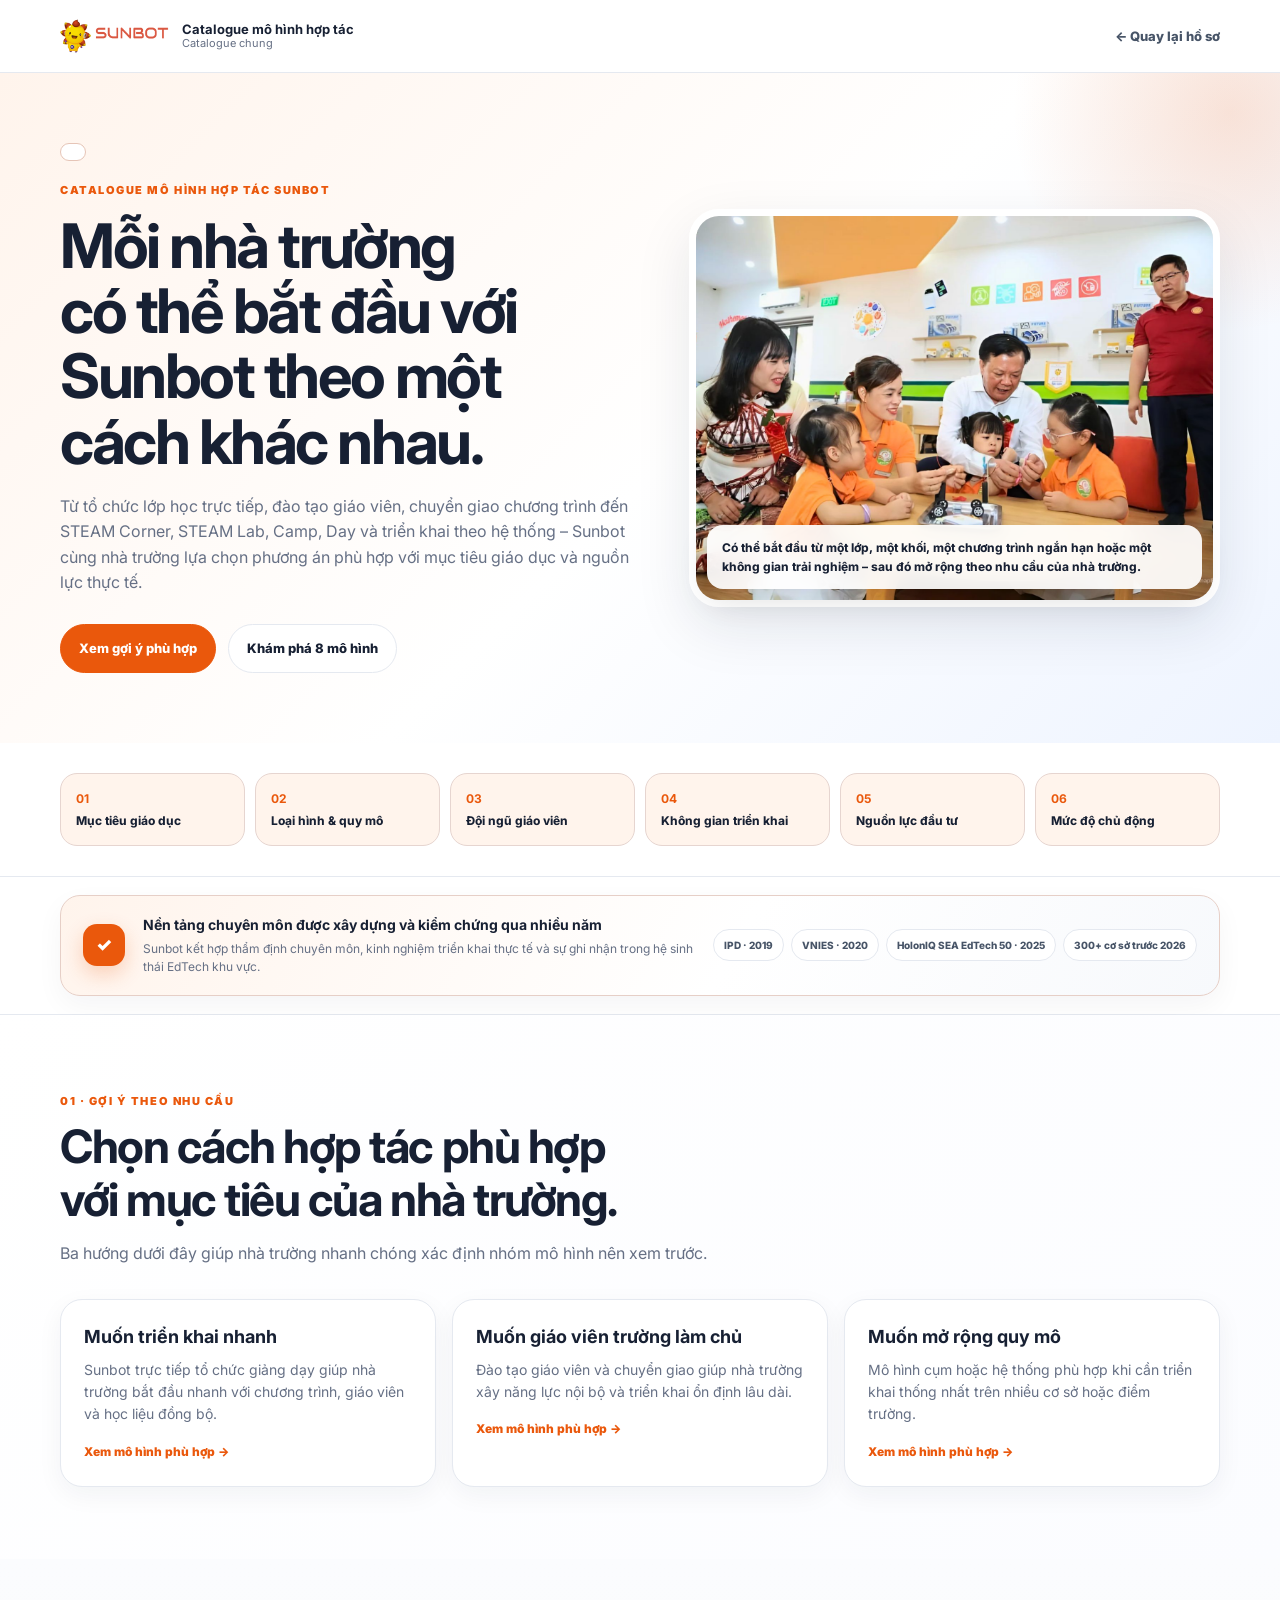
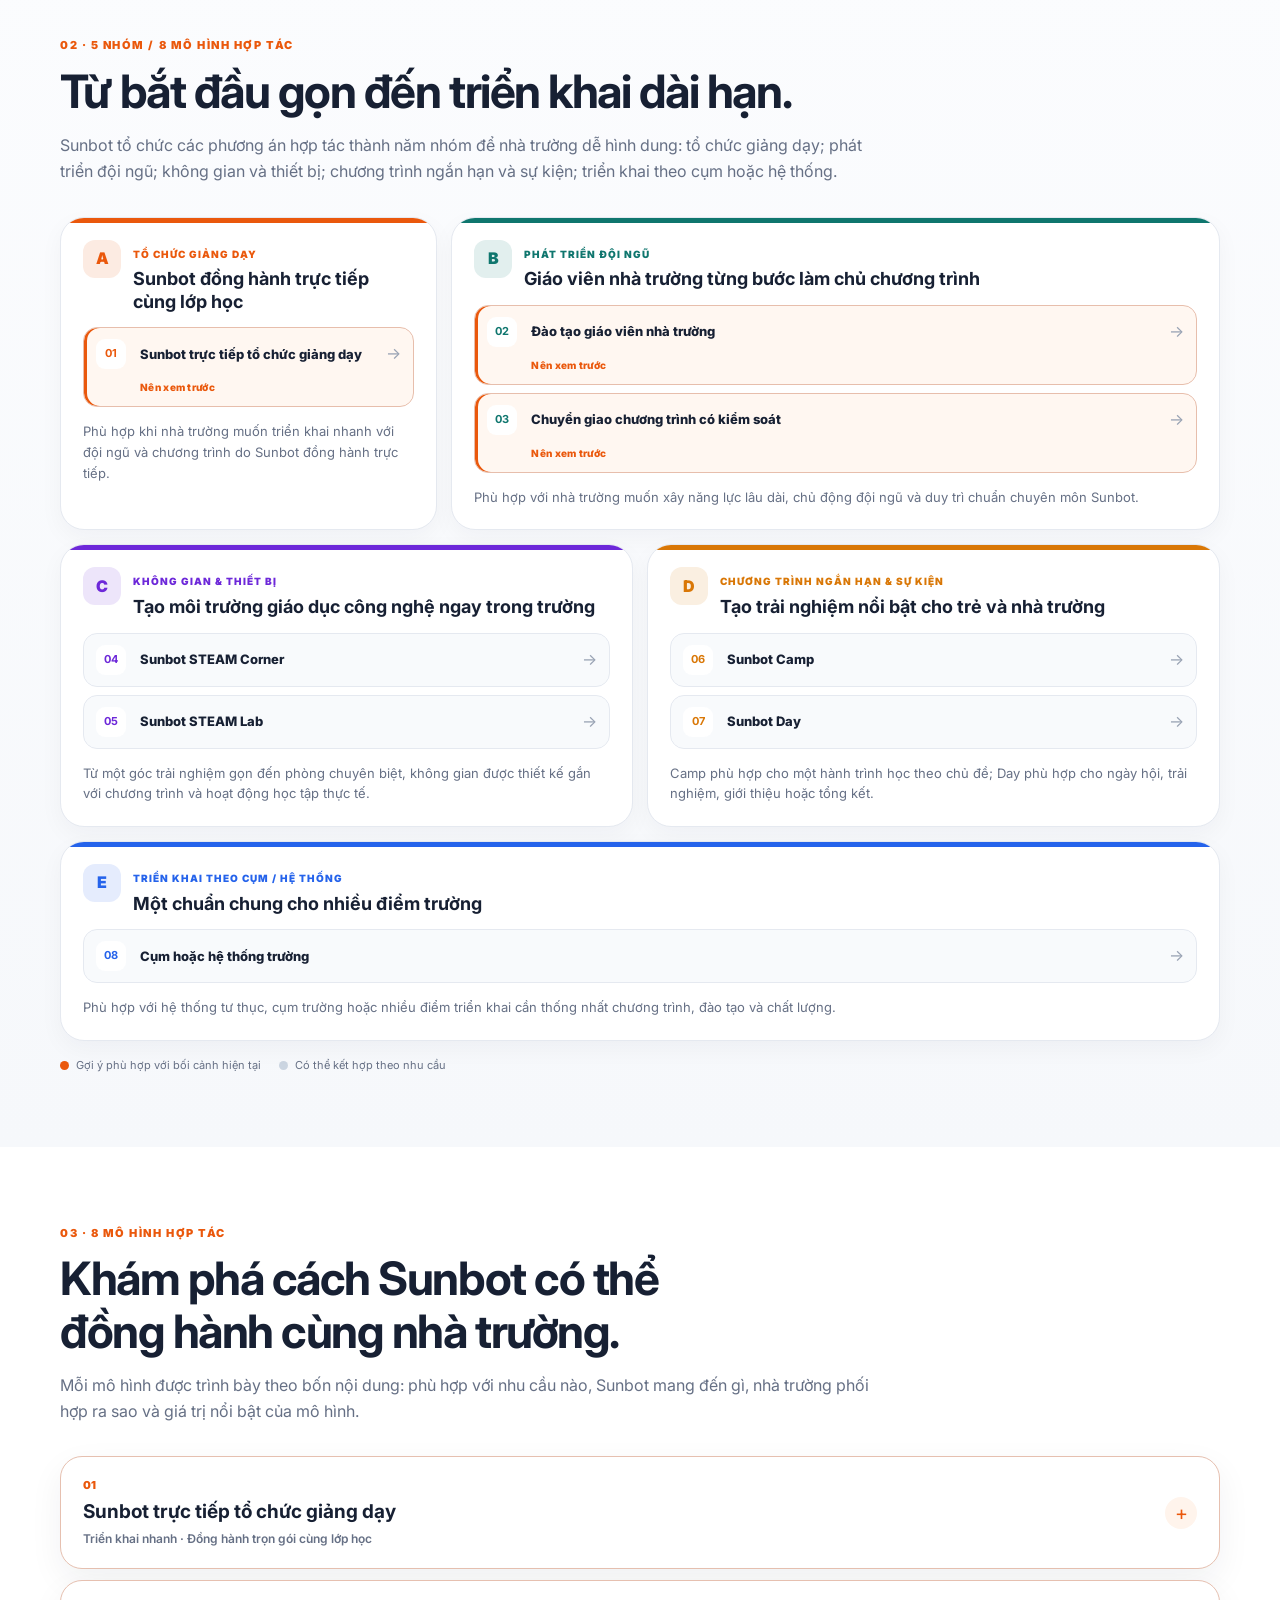
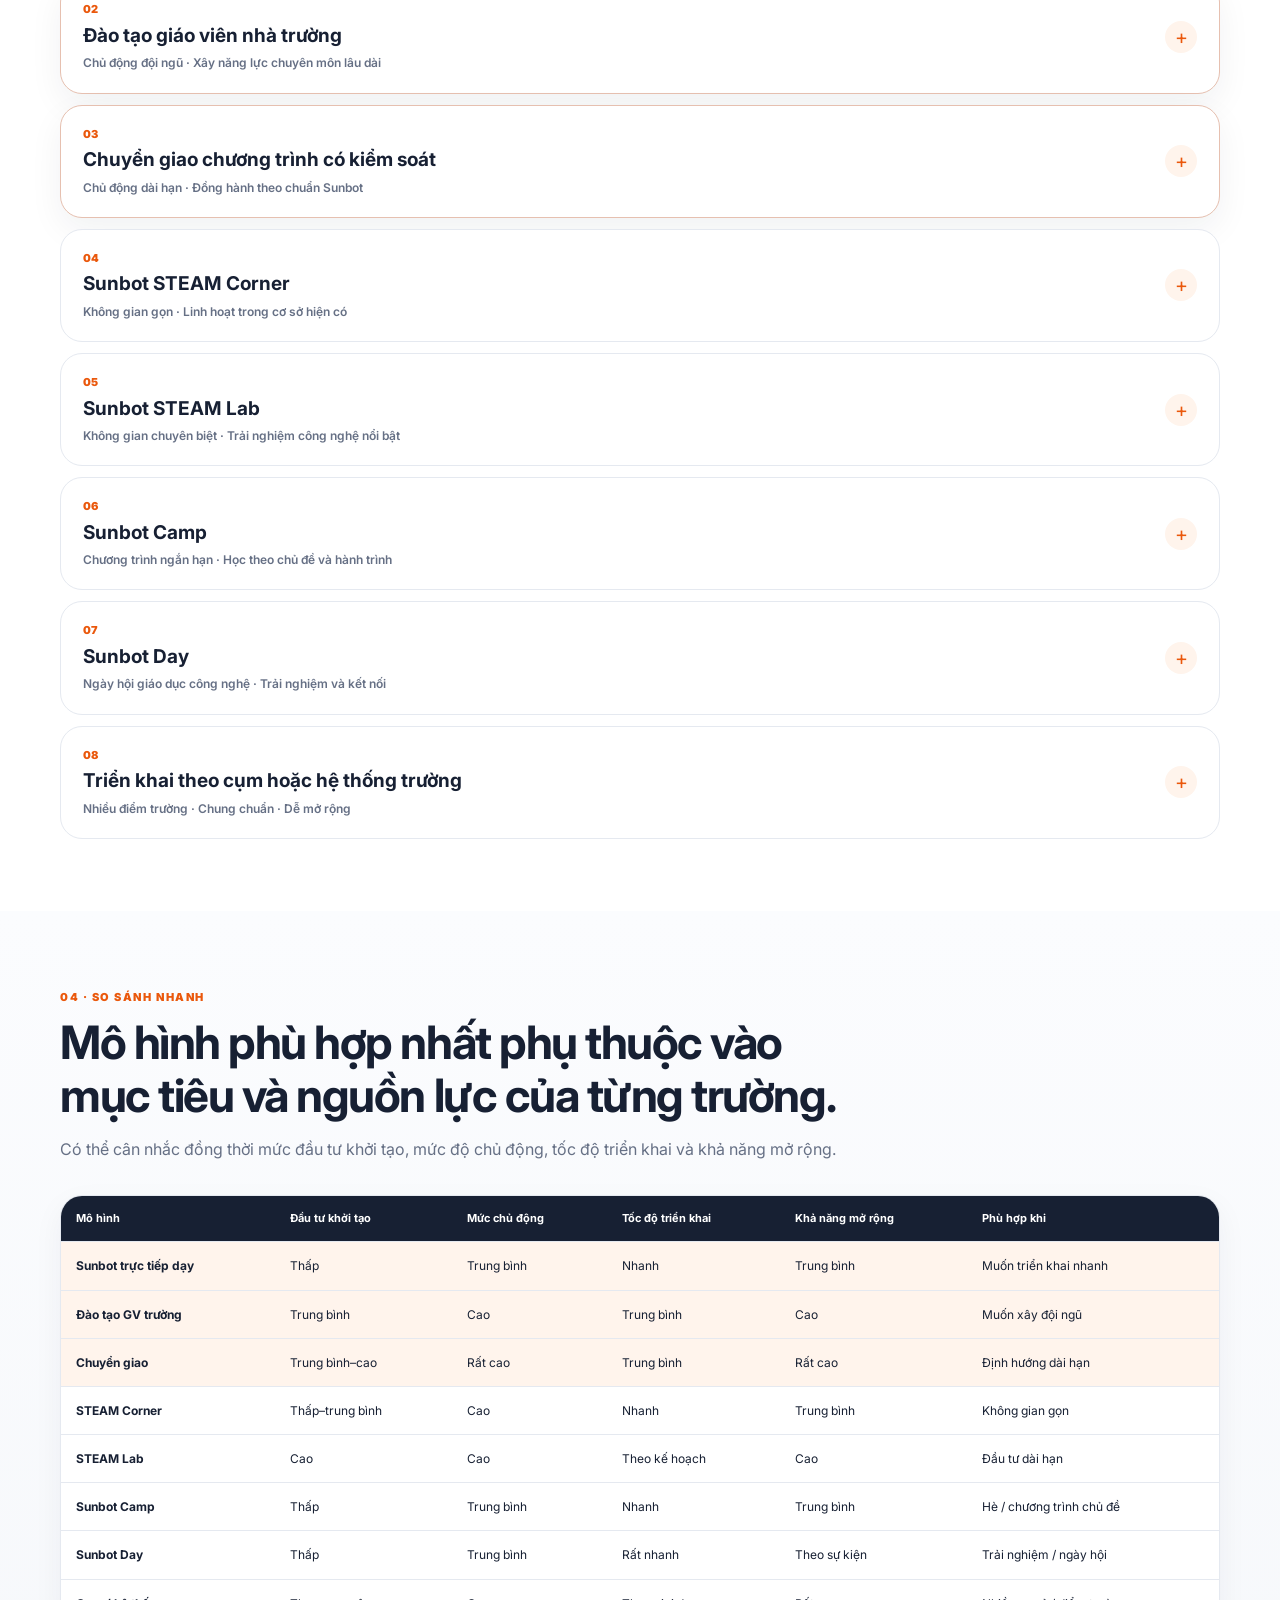
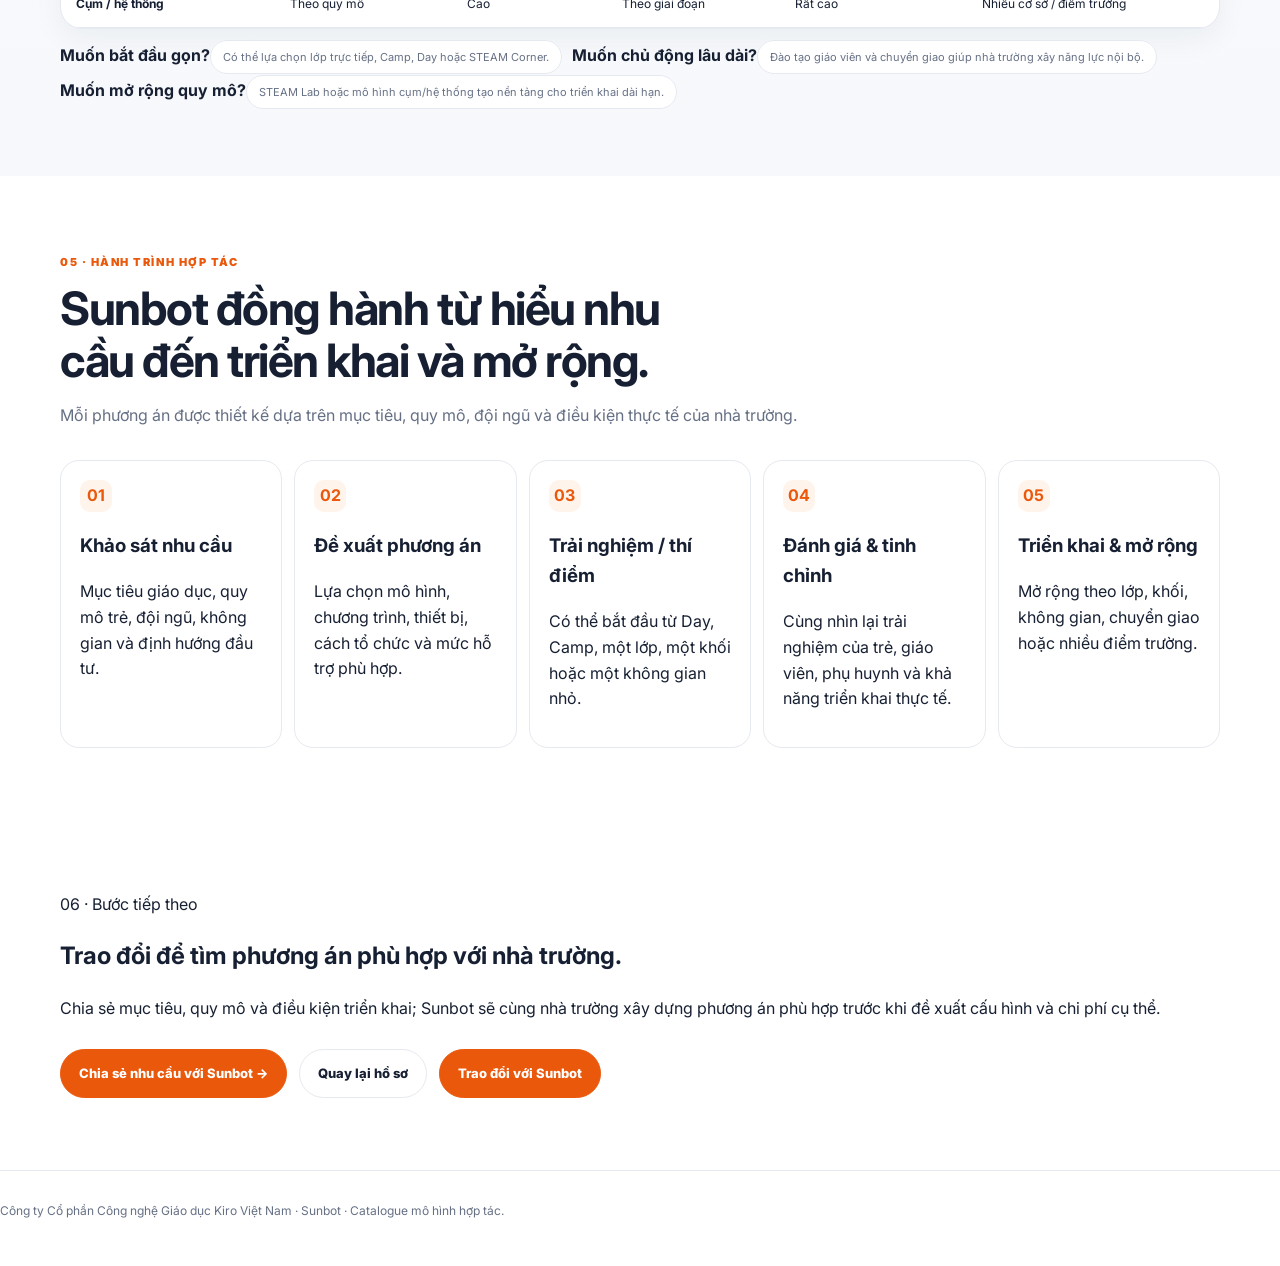
<file: catalogue/index.html>
<!doctype html>
<html lang="vi">
<head>
  <meta charset="utf-8">
  <meta name="viewport" content="width=device-width,initial-scale=1">
  <meta name="theme-color" content="#ffffff">
  <title>Catalogue mô hình hợp tác Sunbot</title>
  <meta name="description" content="Catalogue các mô hình hợp tác Sunbot dành cho trường mầm non và hệ thống giáo dục.">
  <link rel="preconnect" href="https://fonts.googleapis.com">
  <link rel="preconnect" href="https://fonts.gstatic.com" crossorigin>
  <link href="https://fonts.googleapis.com/css2?family=Inter:wght@400;500;600;700;800;900&display=swap" rel="stylesheet">
  <link rel="stylesheet" href="styles.css">
</head>
<body data-audience="common">
<nav>
  <div class="container navin">
    <a class="brand" id="profile-back-top" href="../profile-v2/">
      <img src="../profile/assets/images/logo-sunbot.png" alt="Sunbot">
      <span><b>Catalogue mô hình hợp tác</b><small id="nav-subtitle">Nhiều cách triển khai – một chuẩn chuyên môn thống nhất</small></span>
    </a>
    <a class="back" id="profile-back" href="../profile-v2/">← Quay lại hồ sơ</a>
  </div>
</nav>

<header class="hero">
  <div class="container hero-grid">
    <div>
      <div class="audience-chip" id="audience-chip" hidden></div>
      <div class="eyebrow">Catalogue mô hình hợp tác Sunbot</div>
      <h1 id="hero-title">Mỗi nhà trường có thể bắt đầu với Sunbot theo một cách khác nhau.</h1>
      <p id="hero-lead">Từ tổ chức lớp học trực tiếp, đào tạo giáo viên, chuyển giao chương trình đến STEAM Corner, STEAM Lab, Camp, Day và triển khai theo hệ thống – Sunbot cùng nhà trường lựa chọn phương án phù hợp với mục tiêu giáo dục và nguồn lực thực tế.</p>
      <div class="actions">
        <a class="btn primary" href="#guided">Xem gợi ý phù hợp</a>
        <a class="btn" href="#map">Khám phá 8 mô hình</a>
      </div>
    </div>
    <div class="hero-visual">
      <img class="heroimg" src="../profile/assets/images/tv-trai-nghiem.jpg" alt="Trải nghiệm Sunbot">
      <div class="hero-note">Có thể bắt đầu từ một lớp, một khối, một chương trình ngắn hạn hoặc một không gian trải nghiệm – sau đó mở rộng theo nhu cầu của nhà trường.</div>
    </div>
  </div>
</header>

<main>
<section class="intro-band">
  <div class="container">
    <div class="six">
      <div><b>01</b><span>Mục tiêu giáo dục</span></div>
      <div><b>02</b><span>Loại hình & quy mô</span></div>
      <div><b>03</b><span>Đội ngũ giáo viên</span></div>
      <div><b>04</b><span>Không gian triển khai</span></div>
      <div><b>05</b><span>Nguồn lực đầu tư</span></div>
      <div><b>06</b><span>Mức độ chủ động</span></div>
    </div>
  </div>
</section>

<section id="guided" class="guided-section">
  <div class="container">
    <div class="head">
      <span>01 · Gợi ý theo nhu cầu</span>
      <h2 id="guided-title">Chọn cách hợp tác phù hợp với mục tiêu của nhà trường.</h2>
      <p id="guided-lead">Sunbot gợi ý một số hướng thường phù hợp với bối cảnh hiện tại; các mô hình có thể được kết hợp và điều chỉnh theo từng trường.</p>
    </div>
    <div class="guided-grid" id="guided-grid"></div>
  </div>
</section>

<section id="map" class="soft">
  <div class="container">
    <div class="head">
      <span>02 · 5 nhóm / 8 mô hình hợp tác</span>
      <h2>Từ bắt đầu gọn đến triển khai dài hạn.</h2>
      <p>Sunbot tổ chức các phương án hợp tác thành năm nhóm để nhà trường dễ hình dung: tổ chức giảng dạy; phát triển đội ngũ; không gian và thiết bị; chương trình ngắn hạn và sự kiện; triển khai theo cụm hoặc hệ thống.</p>
    </div>
    <div class="model-map">
      <article class="map-group group-a" data-group="A">
        <div class="group-head"><span>A</span><div><small>TỔ CHỨC GIẢNG DẠY</small><h3>Sunbot đồng hành trực tiếp cùng lớp học</h3></div></div>
        <a class="model-chip" data-model="1" href="#m1"><b>01</b><span>Sunbot trực tiếp tổ chức giảng dạy</span><i>→</i></a>
        <p>Phù hợp khi nhà trường muốn triển khai nhanh với đội ngũ và chương trình do Sunbot đồng hành trực tiếp.</p>
      </article>

      <article class="map-group group-b" data-group="B">
        <div class="group-head"><span>B</span><div><small>PHÁT TRIỂN ĐỘI NGŨ</small><h3>Giáo viên nhà trường từng bước làm chủ chương trình</h3></div></div>
        <a class="model-chip" data-model="2" href="#m2"><b>02</b><span>Đào tạo giáo viên nhà trường</span><i>→</i></a>
        <a class="model-chip" data-model="3" href="#m3"><b>03</b><span>Chuyển giao chương trình có kiểm soát</span><i>→</i></a>
        <p>Phù hợp với nhà trường muốn xây năng lực lâu dài, chủ động đội ngũ và duy trì chuẩn chuyên môn Sunbot.</p>
      </article>

      <article class="map-group group-c" data-group="C">
        <div class="group-head"><span>C</span><div><small>KHÔNG GIAN & THIẾT BỊ</small><h3>Tạo môi trường giáo dục công nghệ ngay trong trường</h3></div></div>
        <a class="model-chip" data-model="4" href="#m4"><b>04</b><span>Sunbot STEAM Corner</span><i>→</i></a>
        <a class="model-chip" data-model="5" href="#m5"><b>05</b><span>Sunbot STEAM Lab</span><i>→</i></a>
        <p>Từ một góc trải nghiệm gọn đến phòng chuyên biệt, không gian được thiết kế gắn với chương trình và hoạt động học tập thực tế.</p>
      </article>

      <article class="map-group group-d" data-group="D">
        <div class="group-head"><span>D</span><div><small>CHƯƠNG TRÌNH NGẮN HẠN & SỰ KIỆN</small><h3>Tạo trải nghiệm nổi bật cho trẻ và nhà trường</h3></div></div>
        <a class="model-chip" data-model="6" href="#m6"><b>06</b><span>Sunbot Camp</span><i>→</i></a>
        <a class="model-chip" data-model="7" href="#m7"><b>07</b><span>Sunbot Day</span><i>→</i></a>
        <p>Camp phù hợp cho một hành trình học theo chủ đề; Day phù hợp cho ngày hội, trải nghiệm, giới thiệu hoặc tổng kết.</p>
      </article>

      <article class="map-group group-e" data-group="E">
        <div class="group-head"><span>E</span><div><small>TRIỂN KHAI THEO CỤM / HỆ THỐNG</small><h3>Một chuẩn chung cho nhiều điểm trường</h3></div></div>
        <a class="model-chip" data-model="8" href="#m8"><b>08</b><span>Cụm hoặc hệ thống trường</span><i>→</i></a>
        <p>Phù hợp với hệ thống tư thục, cụm trường hoặc nhiều điểm triển khai cần thống nhất chương trình, đào tạo và chất lượng.</p>
      </article>
    </div>
    <div class="map-legend"><span><i class="dot recommended-dot"></i> Gợi ý phù hợp với bối cảnh hiện tại</span><span><i class="dot"></i> Có thể kết hợp theo nhu cầu</span></div>
  </div>
</section>

<section id="models">
  <div class="container">
    <div class="head">
      <span>03 · 8 mô hình hợp tác</span>
      <h2>Khám phá cách Sunbot có thể đồng hành cùng nhà trường.</h2>
      <p>Mỗi mô hình được trình bày theo bốn nội dung: phù hợp với nhu cầu nào, Sunbot mang đến gì, nhà trường phối hợp ra sao và giá trị nổi bật của mô hình.</p>
    </div>
    <div class="model-list">
      <details id="m1" data-model-detail="1">
        <summary><span><em>01</em><b>Sunbot trực tiếp tổ chức giảng dạy</b><small>Triển khai nhanh · Đồng hành trọn gói cùng lớp học</small></span></summary>
        <div class="detail-grid">
          <div><h4>Phù hợp với nhà trường khi</h4><ul><li>Muốn bắt đầu chương trình trong thời gian ngắn.</li><li>Chưa có giáo viên chuyên trách phù hợp.</li><li>Muốn trải nghiệm mô hình trước khi mở rộng.</li></ul></div>
          <div><h4>Sunbot đồng hành</h4><ul><li>Chương trình và kế hoạch bài học phù hợp độ tuổi.</li><li>Giáo viên Sunbot, robot, sa bàn và học liệu.</li><li>Tổ chức lớp học, theo dõi quá trình và báo cáo định kỳ.</li><li>Hỗ trợ chuyên môn trong suốt thời gian triển khai.</li></ul></div>
          <div><h4>Nhà trường phối hợp</h4><ul><li>Bố trí thời gian, không gian và danh sách lớp.</li><li>Cử đầu mối phối hợp với Sunbot.</li><li>Kết nối thông tin cần thiết với giáo viên và phụ huynh.</li></ul></div>
          <div><h4>Giá trị nổi bật</h4><ul><li>Giảm thời gian chuẩn bị ban đầu.</li><li>Trải nghiệm đầy đủ phương pháp và cách tổ chức lớp Sunbot.</li><li>Dễ dàng đánh giá hiệu quả trước khi lựa chọn mô hình dài hạn.</li></ul></div>
        </div>
      </details>

      <details id="m2" data-model-detail="2">
        <summary><span><em>02</em><b>Đào tạo giáo viên nhà trường</b><small>Chủ động đội ngũ · Xây năng lực chuyên môn lâu dài</small></span></summary>
        <div class="detail-grid">
          <div><h4>Phù hợp với nhà trường khi</h4><ul><li>Muốn giáo viên của trường trực tiếp triển khai.</li><li>Có đội ngũ sẵn sàng học và thực hành.</li><li>Muốn tích hợp Sunbot vào hoạt động giáo dục chung.</li></ul></div>
          <div><h4>Sunbot đồng hành</h4><ul><li>Chương trình, giáo án, nhiệm vụ và học liệu hướng dẫn.</li><li>Đào tạo phương pháp, thiết bị và cách tổ chức lớp.</li><li>Dạy mẫu, thực hành và phản hồi chuyên môn.</li><li>Cập nhật, hỗ trợ và bồi dưỡng theo nhu cầu.</li></ul></div>
          <div><h4>Nhà trường phối hợp</h4><ul><li>Lựa chọn giáo viên tham gia đào tạo.</li><li>Bố trí thời gian thực hành và triển khai.</li><li>Cử đầu mối chuyên môn phối hợp cùng Sunbot.</li></ul></div>
          <div><h4>Giá trị nổi bật</h4><ul><li>Nhà trường chủ động hơn về nhân sự và lịch học.</li><li>Năng lực giáo viên được phát triển cùng chương trình.</li><li>Phù hợp cho định hướng triển khai ổn định và lâu dài.</li></ul></div>
        </div>
      </details>

      <details id="m3" data-model-detail="3">
        <summary><span><em>03</em><b>Chuyển giao chương trình có kiểm soát</b><small>Chủ động dài hạn · Đồng hành theo chuẩn Sunbot</small></span></summary>
        <div class="detail-grid">
          <div><h4>Phù hợp với nhà trường khi</h4><ul><li>Muốn xây chương trình giáo dục công nghệ thành năng lực riêng của trường.</li><li>Có đội ngũ và đầu mối chuyên môn ổn định.</li><li>Cần một lộ trình có thể mở rộng theo nhiều năm hoặc nhiều cơ sở.</li></ul></div>
          <div><h4>Sunbot đồng hành</h4><ul><li>Chương trình, giáo án, học liệu và bộ công cụ triển khai.</li><li>Đào tạo khởi tạo và hỗ trợ chuyên môn theo lộ trình.</li><li>Cập nhật nội dung, chia sẻ thực hành tốt và đồng hành chất lượng.</li><li>Tư vấn cấu hình thiết bị, không gian và tổ chức chương trình.</li></ul></div>
          <div><h4>Nhà trường phối hợp</h4><ul><li>Bố trí đội ngũ phụ trách chương trình.</li><li>Tổ chức lớp học theo lộ trình thống nhất.</li><li>Phối hợp cùng Sunbot trong các hoạt động đánh giá và nâng cấp.</li></ul></div>
          <div><h4>Giá trị nổi bật</h4><ul><li>Tăng mức độ chủ động của nhà trường.</li><li>Duy trì một chuẩn chương trình xuyên suốt khi mở rộng.</li><li>Tạo nền tảng cho mô hình dài hạn hoặc hệ thống nhiều cơ sở.</li></ul></div>
        </div>
      </details>

      <details id="m4" data-model-detail="4">
        <summary><span><em>04</em><b>Sunbot STEAM Corner</b><small>Không gian gọn · Linh hoạt trong cơ sở hiện có</small></span></summary>
        <div class="detail-grid">
          <div><h4>Phù hợp với nhà trường khi</h4><ul><li>Muốn có điểm nhấn giáo dục công nghệ nhưng chưa cần phòng riêng.</li><li>Có diện tích giới hạn hoặc muốn đầu tư theo từng giai đoạn.</li><li>Muốn tạo một không gian trẻ có thể tiếp cận thường xuyên.</li></ul></div>
          <div><h4>Sunbot đồng hành</h4><ul><li>Tư vấn cấu hình góc trải nghiệm theo diện tích thực tế.</li><li>Robot, học liệu, sa bàn và bộ hoạt động phù hợp.</li><li>Hướng dẫn giáo viên tổ chức và khai thác không gian.</li><li>Gợi ý chủ đề và cách làm mới Corner theo từng giai đoạn.</li></ul></div>
          <div><h4>Nhà trường phối hợp</h4><ul><li>Bố trí vị trí thuận tiện và an toàn.</li><li>Cử giáo viên phụ trách khai thác Corner.</li><li>Đưa hoạt động Sunbot vào kế hoạch sử dụng định kỳ.</li></ul></div>
          <div><h4>Giá trị nổi bật</h4><ul><li>Đầu tư gọn, dễ bắt đầu.</li><li>Tăng sự hiện diện của giáo dục công nghệ trong không gian trường.</li><li>Có thể nâng cấp thành Lab khi nhu cầu phát triển.</li></ul></div>
        </div>
      </details>

      <details id="m5" data-model-detail="5">
        <summary><span><em>05</em><b>Sunbot STEAM Lab</b><small>Không gian chuyên biệt · Trải nghiệm công nghệ nổi bật</small></span></summary>
        <div class="detail-grid">
          <div><h4>Phù hợp với nhà trường khi</h4><ul><li>Muốn xây một không gian giáo dục công nghệ có nhận diện rõ.</li><li>Có nhiều lớp hoặc nhiều hoạt động có thể khai thác thường xuyên.</li><li>Xem STEAM và Robotics là một phần trong định hướng phát triển dài hạn.</li></ul></div>
          <div><h4>Sunbot đồng hành</h4><ul><li>Tư vấn cấu hình không gian và thiết bị theo nhu cầu.</li><li>Chương trình, robot, học liệu và tài nguyên hoạt động.</li><li>Đào tạo giáo viên và hướng dẫn khai thác Lab.</li><li>Gợi ý hoạt động lớp học, trải nghiệm và ngày hội công nghệ.</li></ul></div>
          <div><h4>Nhà trường phối hợp</h4><ul><li>Bố trí không gian và đầu mối vận hành.</li><li>Xây lịch sử dụng cho các lớp và hoạt động chung.</li><li>Phối hợp bảo quản thiết bị và tổ chức trải nghiệm.</li></ul></div>
          <div><h4>Giá trị nổi bật</h4><ul><li>Tạo điểm nhấn rõ ràng cho môi trường giáo dục của trường.</li><li>Cho phép nhiều hình thức học tập và trải nghiệm cùng một không gian.</li><li>Phù hợp với trường có định hướng đầu tư dài hạn.</li></ul></div>
        </div>
      </details>

      <details id="m6" data-model-detail="6">
        <summary><span><em>06</em><b>Sunbot Camp</b><small>Chương trình ngắn hạn · Học theo chủ đề và hành trình</small></span></summary>
        <div class="detail-grid">
          <div><h4>Phù hợp với nhà trường khi</h4><ul><li>Muốn tổ chức chương trình hè hoặc chủ đề ngắn hạn.</li><li>Muốn trẻ có trải nghiệm mới mà chưa cần triển khai cả năm.</li><li>Muốn thử một nội dung trước khi phát triển thành chương trình dài hạn.</li></ul></div>
          <div><h4>Sunbot đồng hành</h4><ul><li>Thiết kế chủ đề, mục tiêu và chuỗi hoạt động.</li><li>Robot, học liệu và tài nguyên theo từng buổi.</li><li>Giáo viên Sunbot hoặc đào tạo giáo viên trường theo phương án hợp tác.</li><li>Hoạt động kết thúc giúp trẻ chia sẻ sản phẩm hoặc hành trình học tập.</li></ul></div>
          <div><h4>Nhà trường phối hợp</h4><ul><li>Bố trí thời gian, không gian và nhóm trẻ.</li><li>Phối hợp truyền thông tới phụ huynh khi cần.</li><li>Cử đầu mối hỗ trợ tổ chức chương trình.</li></ul></div>
          <div><h4>Giá trị nổi bật</h4><ul><li>Linh hoạt theo thời điểm và chủ đề.</li><li>Dễ tạo trải nghiệm mới trong mùa hè hoặc tuần lễ chuyên đề.</li><li>Có thể trở thành bước khởi đầu cho chương trình dài hạn.</li></ul></div>
        </div>
      </details>

      <details id="m7" data-model-detail="7">
        <summary><span><em>07</em><b>Sunbot Day</b><small>Ngày hội giáo dục công nghệ · Trải nghiệm và kết nối</small></span></summary>
        <div class="detail-grid">
          <div><h4>Phù hợp với nhà trường khi</h4><ul><li>Muốn tổ chức một ngày trải nghiệm công nghệ cho trẻ.</li><li>Cần hoạt động nổi bật trong ngày hội, tuyển sinh hoặc tổng kết.</li><li>Muốn phụ huynh trực tiếp nhìn thấy trẻ học và tương tác cùng công nghệ.</li></ul></div>
          <div><h4>Sunbot đồng hành</h4><ul><li>Thiết kế nội dung và các trạm trải nghiệm phù hợp lứa tuổi.</li><li>Robot, học liệu, hoạt động thử thách và tài nguyên tổ chức.</li><li>Hướng dẫn giáo viên hoặc phối hợp nhân sự triển khai.</li></ul></div>
          <div><h4>Nhà trường phối hợp</h4><ul><li>Bố trí không gian và lịch hoạt động.</li><li>Điều phối trẻ, giáo viên và phụ huynh tham gia.</li><li>Phối hợp truyền thông và tổ chức sự kiện.</li></ul></div>
          <div><h4>Giá trị nổi bật</h4><ul><li>Tạo trải nghiệm trực quan và dễ ghi nhớ.</li><li>Giúp phụ huynh hiểu hơn về giáo dục công nghệ cho trẻ mầm non.</li><li>Có thể kết nối với Camp, lớp học dài hạn hoặc hoạt động tổng kết.</li></ul></div>
        </div>
      </details>

      <details id="m8" data-model-detail="8">
        <summary><span><em>08</em><b>Triển khai theo cụm hoặc hệ thống trường</b><small>Nhiều điểm trường · Chung chuẩn · Dễ mở rộng</small></span></summary>
        <div class="detail-grid">
          <div><h4>Phù hợp với nhà trường khi</h4><ul><li>Có nhiều cơ sở hoặc nhiều điểm trường cần triển khai đồng bộ.</li><li>Muốn thống nhất chương trình, đào tạo và chất lượng giữa các điểm.</li><li>Cần một lộ trình triển khai có thể mở rộng theo giai đoạn.</li></ul></div>
          <div><h4>Sunbot đồng hành</h4><ul><li>Thiết kế mô hình triển khai phù hợp với cấu trúc hệ thống.</li><li>Chuẩn hóa chương trình, đào tạo và cấu hình thiết bị.</li><li>Đồng hành chuyên môn với đầu mối trung tâm và các cơ sở.</li><li>Tổng hợp thông tin triển khai để hỗ trợ quản lý và cải tiến.</li></ul></div>
          <div><h4>Nhà trường / hệ thống phối hợp</h4><ul><li>Xác định đầu mối điều phối chung.</li><li>Bố trí đội ngũ tại từng điểm triển khai.</li><li>Thống nhất lộ trình mở rộng theo nhu cầu và nguồn lực.</li></ul></div>
          <div><h4>Giá trị nổi bật</h4><ul><li>Một chuẩn chuyên môn cho nhiều điểm trường.</li><li>Dễ nhân rộng mà vẫn giữ được bản sắc chương trình.</li><li>Phù hợp với hệ thống tư thục, cụm trường hoặc mô hình đa cơ sở.</li></ul></div>
        </div>
      </details>
    </div>
  </div>
</section>

<section class="soft" id="compare">
  <div class="container">
    <div class="head">
      <span>04 · So sánh nhanh</span>
      <h2>Mô hình phù hợp nhất phụ thuộc vào mục tiêu và nguồn lực của từng trường.</h2>
      <p>Có thể cân nhắc đồng thời mức đầu tư khởi tạo, mức độ chủ động, tốc độ triển khai và khả năng mở rộng.</p>
    </div>
    <div class="table-wrap">
      <table>
        <thead><tr><th>Mô hình</th><th>Đầu tư khởi tạo</th><th>Mức chủ động</th><th>Tốc độ triển khai</th><th>Khả năng mở rộng</th><th>Phù hợp khi</th></tr></thead>
        <tbody>
          <tr data-row-model="1"><td><b>Sunbot trực tiếp dạy</b></td><td>Thấp</td><td>Trung bình</td><td>Nhanh</td><td>Trung bình</td><td>Muốn triển khai nhanh</td></tr>
          <tr data-row-model="2"><td><b>Đào tạo GV trường</b></td><td>Trung bình</td><td>Cao</td><td>Trung bình</td><td>Cao</td><td>Muốn xây đội ngũ</td></tr>
          <tr data-row-model="3"><td><b>Chuyển giao</b></td><td>Trung bình–cao</td><td>Rất cao</td><td>Trung bình</td><td>Rất cao</td><td>Định hướng dài hạn</td></tr>
          <tr data-row-model="4"><td><b>STEAM Corner</b></td><td>Thấp–trung bình</td><td>Cao</td><td>Nhanh</td><td>Trung bình</td><td>Không gian gọn</td></tr>
          <tr data-row-model="5"><td><b>STEAM Lab</b></td><td>Cao</td><td>Cao</td><td>Theo kế hoạch</td><td>Cao</td><td>Đầu tư dài hạn</td></tr>
          <tr data-row-model="6"><td><b>Sunbot Camp</b></td><td>Thấp</td><td>Trung bình</td><td>Nhanh</td><td>Trung bình</td><td>Hè / chương trình chủ đề</td></tr>
          <tr data-row-model="7"><td><b>Sunbot Day</b></td><td>Thấp</td><td>Trung bình</td><td>Rất nhanh</td><td>Theo sự kiện</td><td>Trải nghiệm / ngày hội</td></tr>
          <tr data-row-model="8"><td><b>Cụm / hệ thống</b></td><td>Theo quy mô</td><td>Cao</td><td>Theo giai đoạn</td><td>Rất cao</td><td>Nhiều cơ sở / điểm trường</td></tr>
        </tbody>
      </table>
    </div>
    <div class="compare-notes">
      <div><b>Muốn bắt đầu gọn?</b><span>Có thể lựa chọn lớp trực tiếp, Camp, Day hoặc STEAM Corner.</span></div>
      <div><b>Muốn chủ động lâu dài?</b><span>Đào tạo giáo viên và chuyển giao giúp nhà trường xây năng lực nội bộ.</span></div>
      <div><b>Muốn mở rộng quy mô?</b><span>STEAM Lab hoặc mô hình cụm/hệ thống tạo nền tảng cho triển khai dài hạn.</span></div>
    </div>
  </div>
</section>

<section id="journey">
  <div class="container">
    <div class="head">
      <span>05 · Hành trình hợp tác</span>
      <h2>Sunbot đồng hành từ hiểu nhu cầu đến triển khai và mở rộng.</h2>
      <p>Mỗi phương án được thiết kế dựa trên mục tiêu, quy mô, đội ngũ và điều kiện thực tế của nhà trường.</p>
    </div>
    <div class="journey">
      <div><b>01</b><h3>Khảo sát nhu cầu</h3><p>Mục tiêu giáo dục, quy mô trẻ, đội ngũ, không gian và định hướng đầu tư.</p></div>
      <div><b>02</b><h3>Đề xuất phương án</h3><p>Lựa chọn mô hình, chương trình, thiết bị, cách tổ chức và mức hỗ trợ phù hợp.</p></div>
      <div><b>03</b><h3>Trải nghiệm / thí điểm</h3><p>Có thể bắt đầu từ Day, Camp, một lớp, một khối hoặc một không gian nhỏ.</p></div>
      <div><b>04</b><h3>Đánh giá & tinh chỉnh</h3><p>Cùng nhìn lại trải nghiệm của trẻ, giáo viên, phụ huynh và khả năng triển khai thực tế.</p></div>
      <div><b>05</b><h3>Triển khai & mở rộng</h3><p>Mở rộng theo lớp, khối, không gian, chuyển giao hoặc nhiều điểm trường.</p></div>
    </div>
  </div>
</section>

<section class="dark">
  <div class="container dark-grid">
    <div>
      <span>06 · Bước tiếp theo</span>
      <h2>Trao đổi để tìm phương án phù hợp với nhà trường.</h2>
      <p>Chia sẻ mục tiêu, quy mô và điều kiện triển khai; Sunbot sẽ cùng nhà trường xây dựng phương án phù hợp trước khi đề xuất cấu hình và chi phí cụ thể.</p>
    </div>
    <div class="actions">
      <a class="btn" id="profile-back-bottom" href="../profile-v2/">Quay lại hồ sơ</a>
      <a class="btn primary" href="mailto:sunbotvietnam@gmail.com?subject=Trao%20%C4%91%E1%BB%95i%20m%C3%B4%20h%C3%ACnh%20Sunbot">Trao đổi với Sunbot</a>
    </div>
  </div>
</section>
</main>

<footer>Công ty Cổ phần Công nghệ Giáo dục Kiro Việt Nam · Sunbot · Catalogue mô hình hợp tác.</footer>
<script src="app.js"></script>
</body>
</html>
</file>
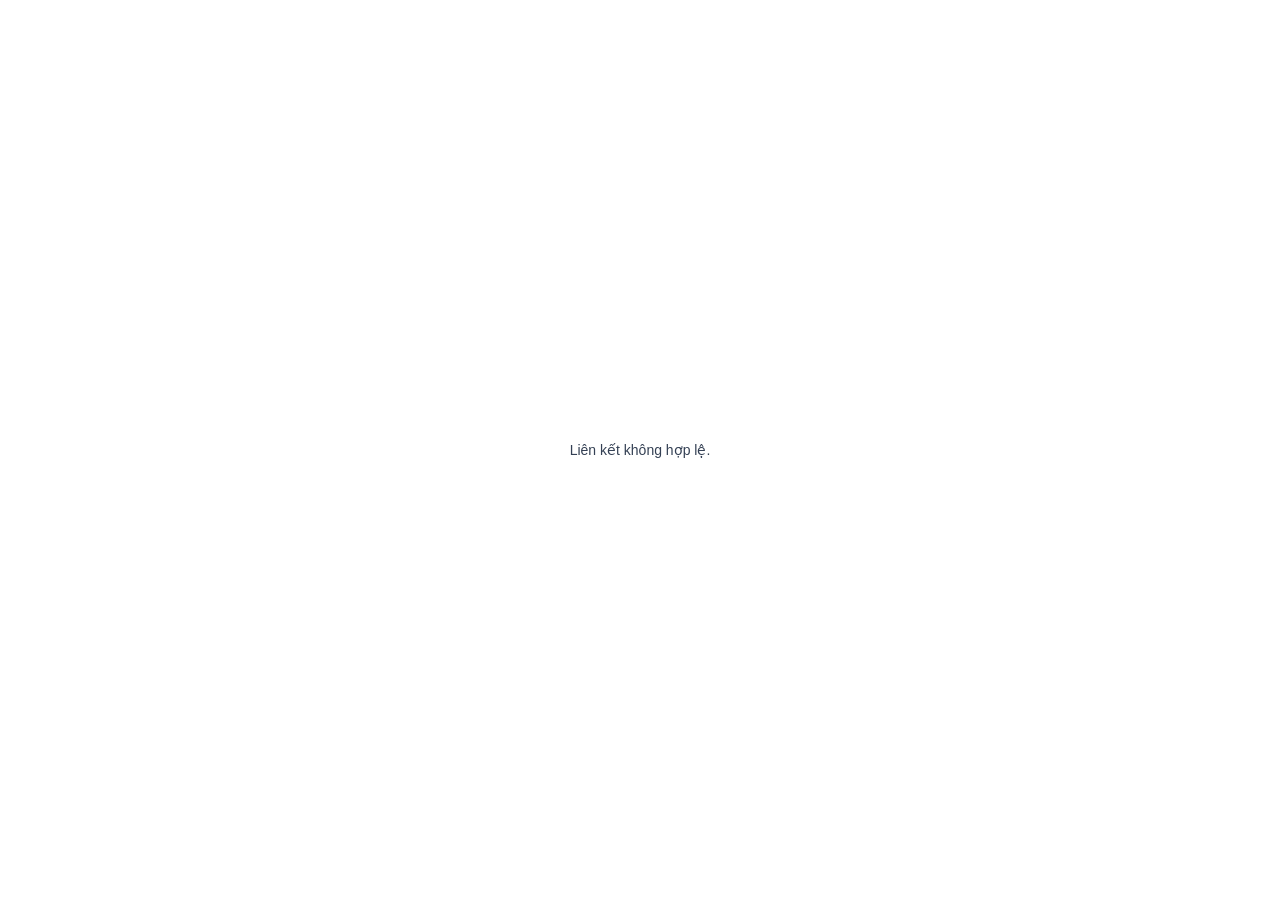
<file: p/index.html>
<!doctype html><html lang="vi"><head><meta charset="utf-8"><meta name="viewport" content="width=device-width,initial-scale=1"><meta name="robots" content="noindex,nofollow"><title>Sunbot</title><style>body{font-family:Arial,sans-serif;display:grid;place-items:center;min-height:100vh;margin:0;color:#344054}p{font-size:14px}</style></head><body><p>Đang mở E-profile Sunbot…</p><script>(function(){var q=new URLSearchParams(location.search);var l=(q.get('l')||'').replace(/[^A-Za-z0-9_-]/g,'').slice(0,24);if(!l){document.body.innerHTML='<p>Liên kết không hợp lệ.</p>';return}var a=l.charAt(0)==='R'?'private':l.charAt(0)==='S'?'system':'public';var u='../profile-v2/?audience='+encodeURIComponent(a)+'&guided=1&lid='+encodeURIComponent(l)+'&asset=profile&ver=v2&campaign=2026-school-development&from=sunbot_ops#evidence';location.replace(u)})();</script></body></html>
</file>
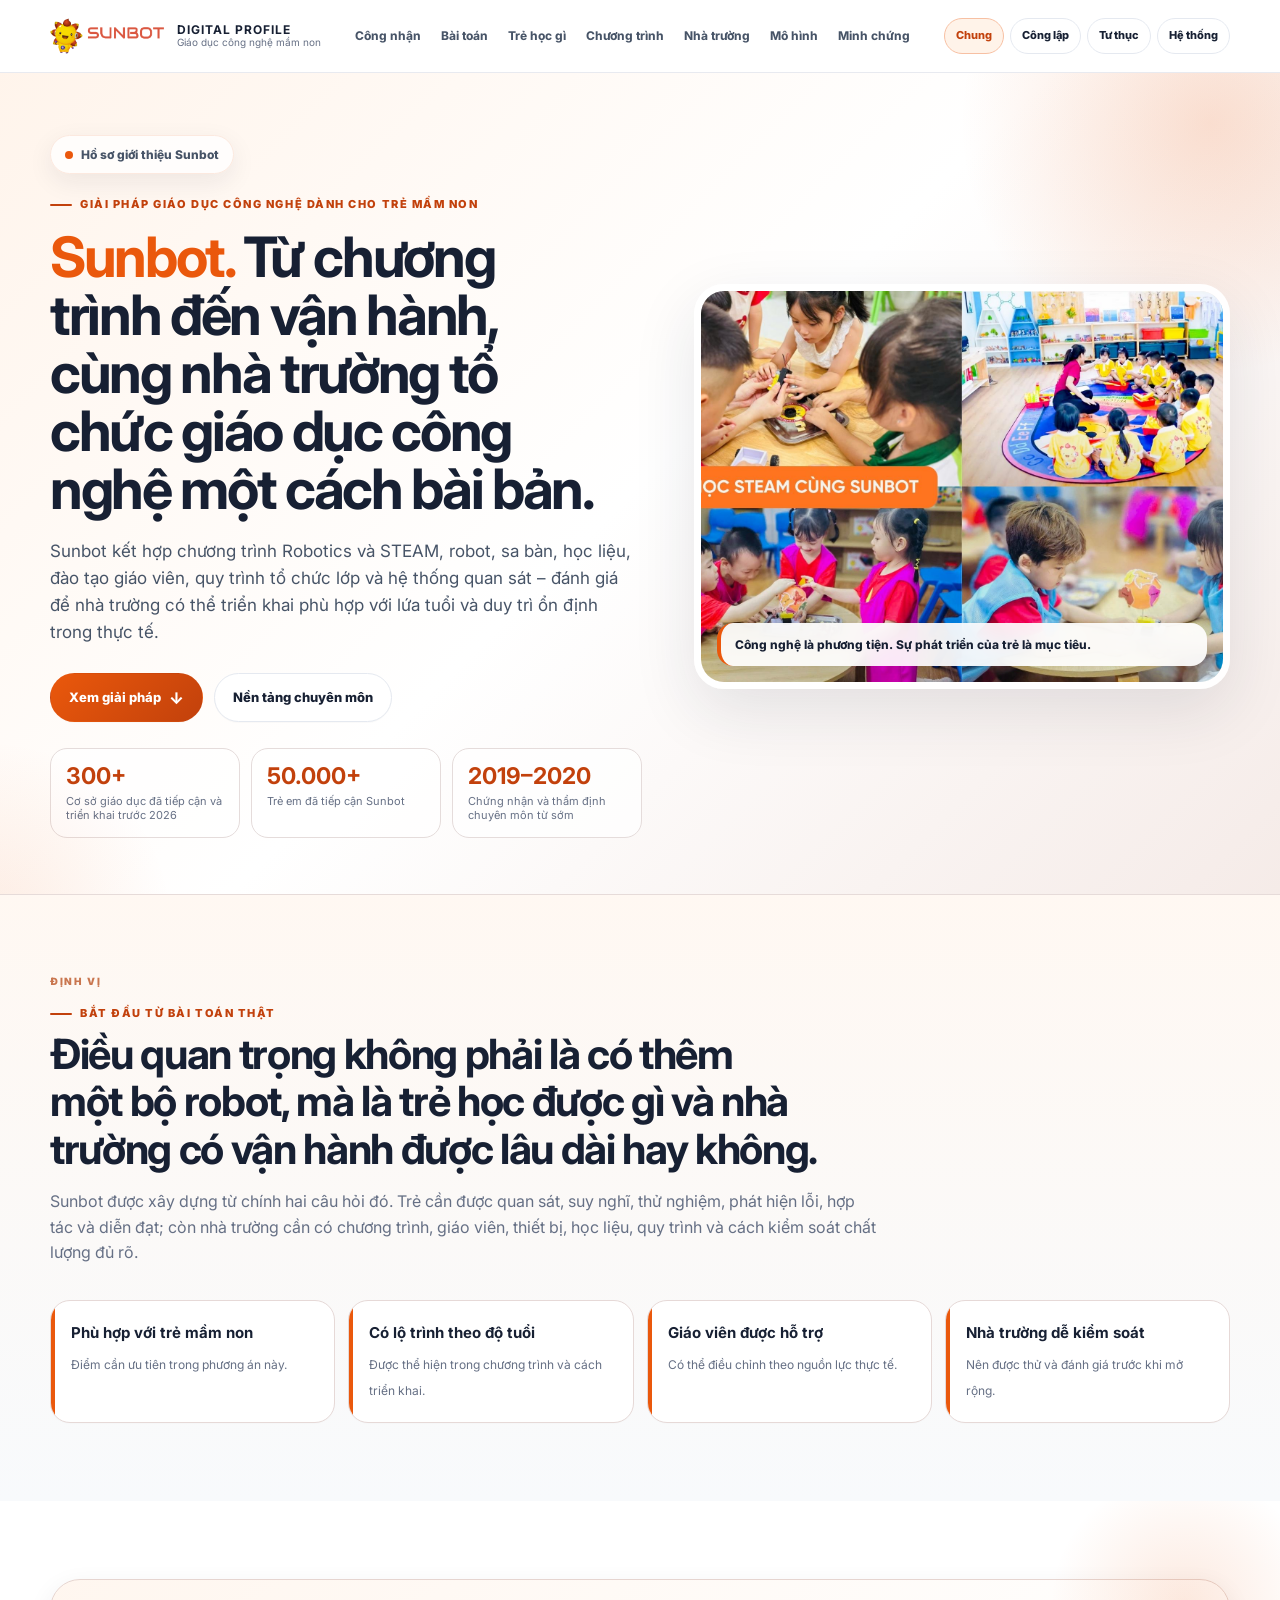
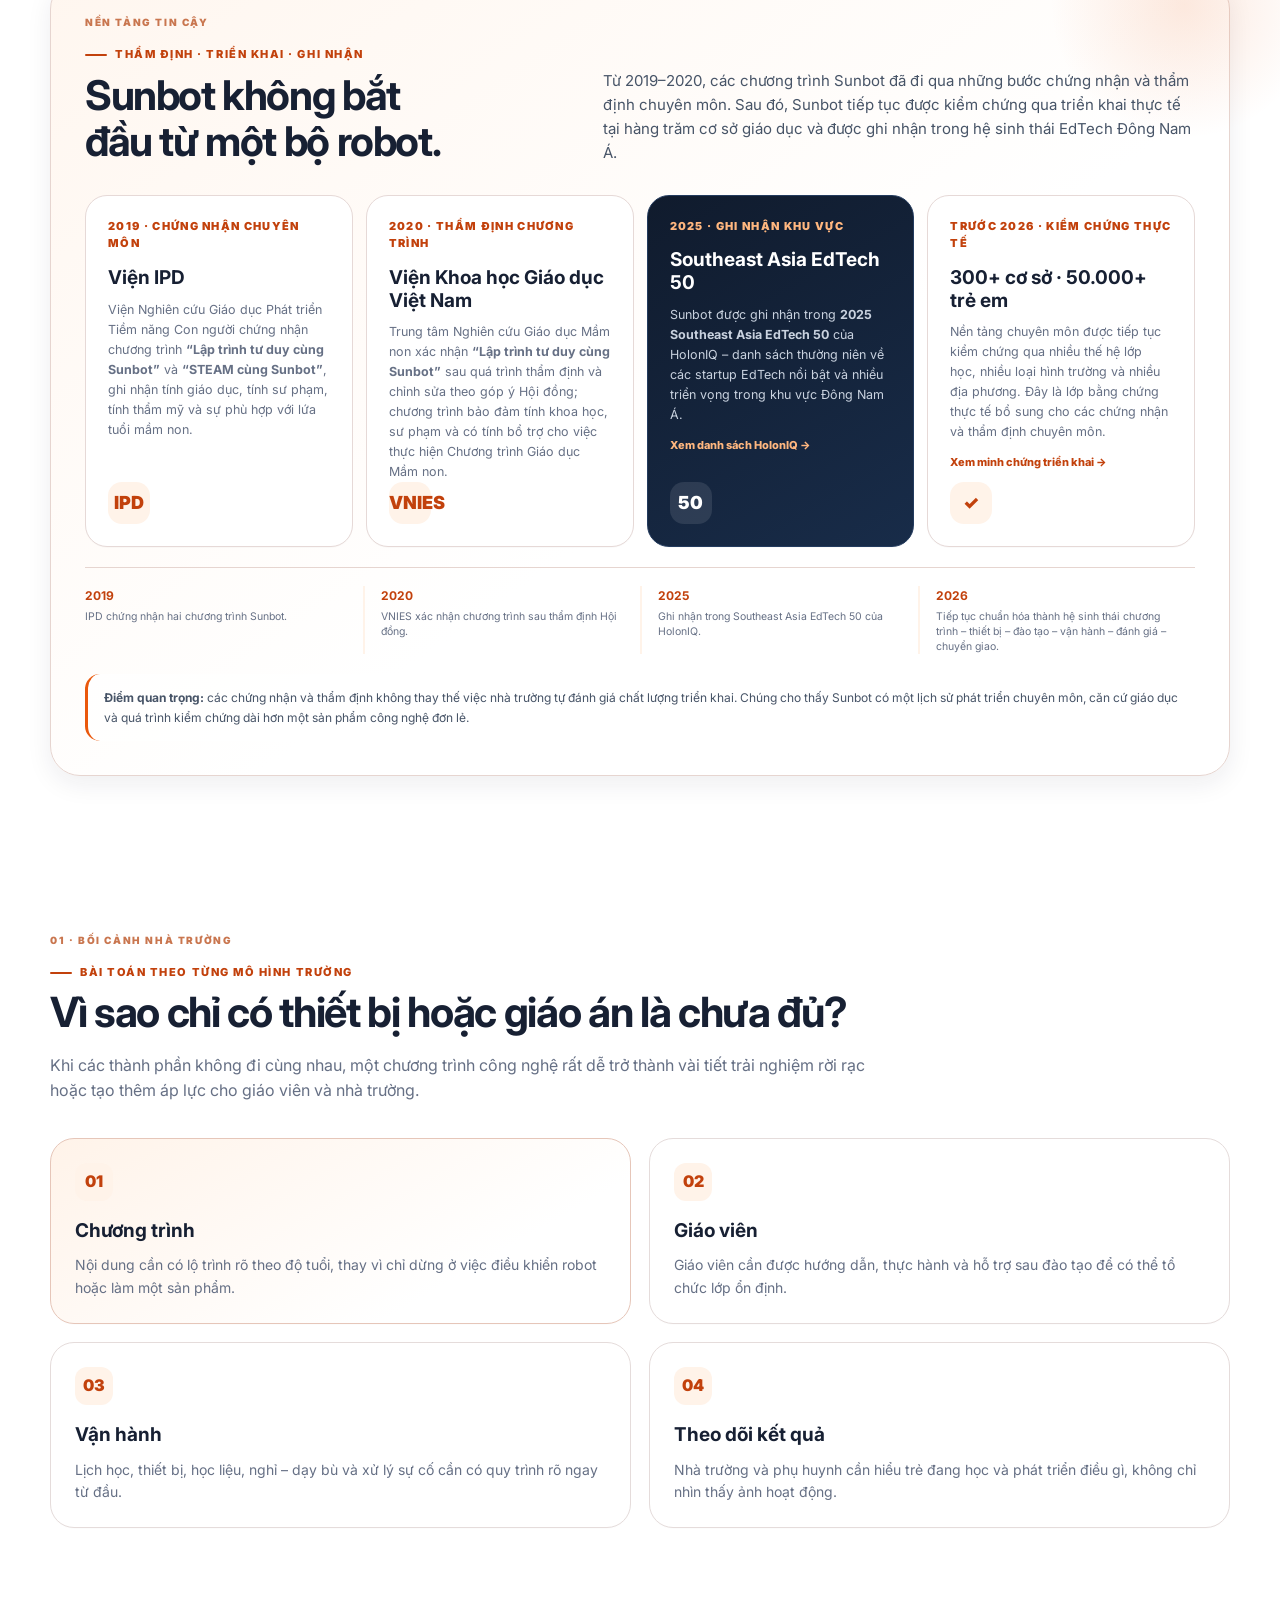
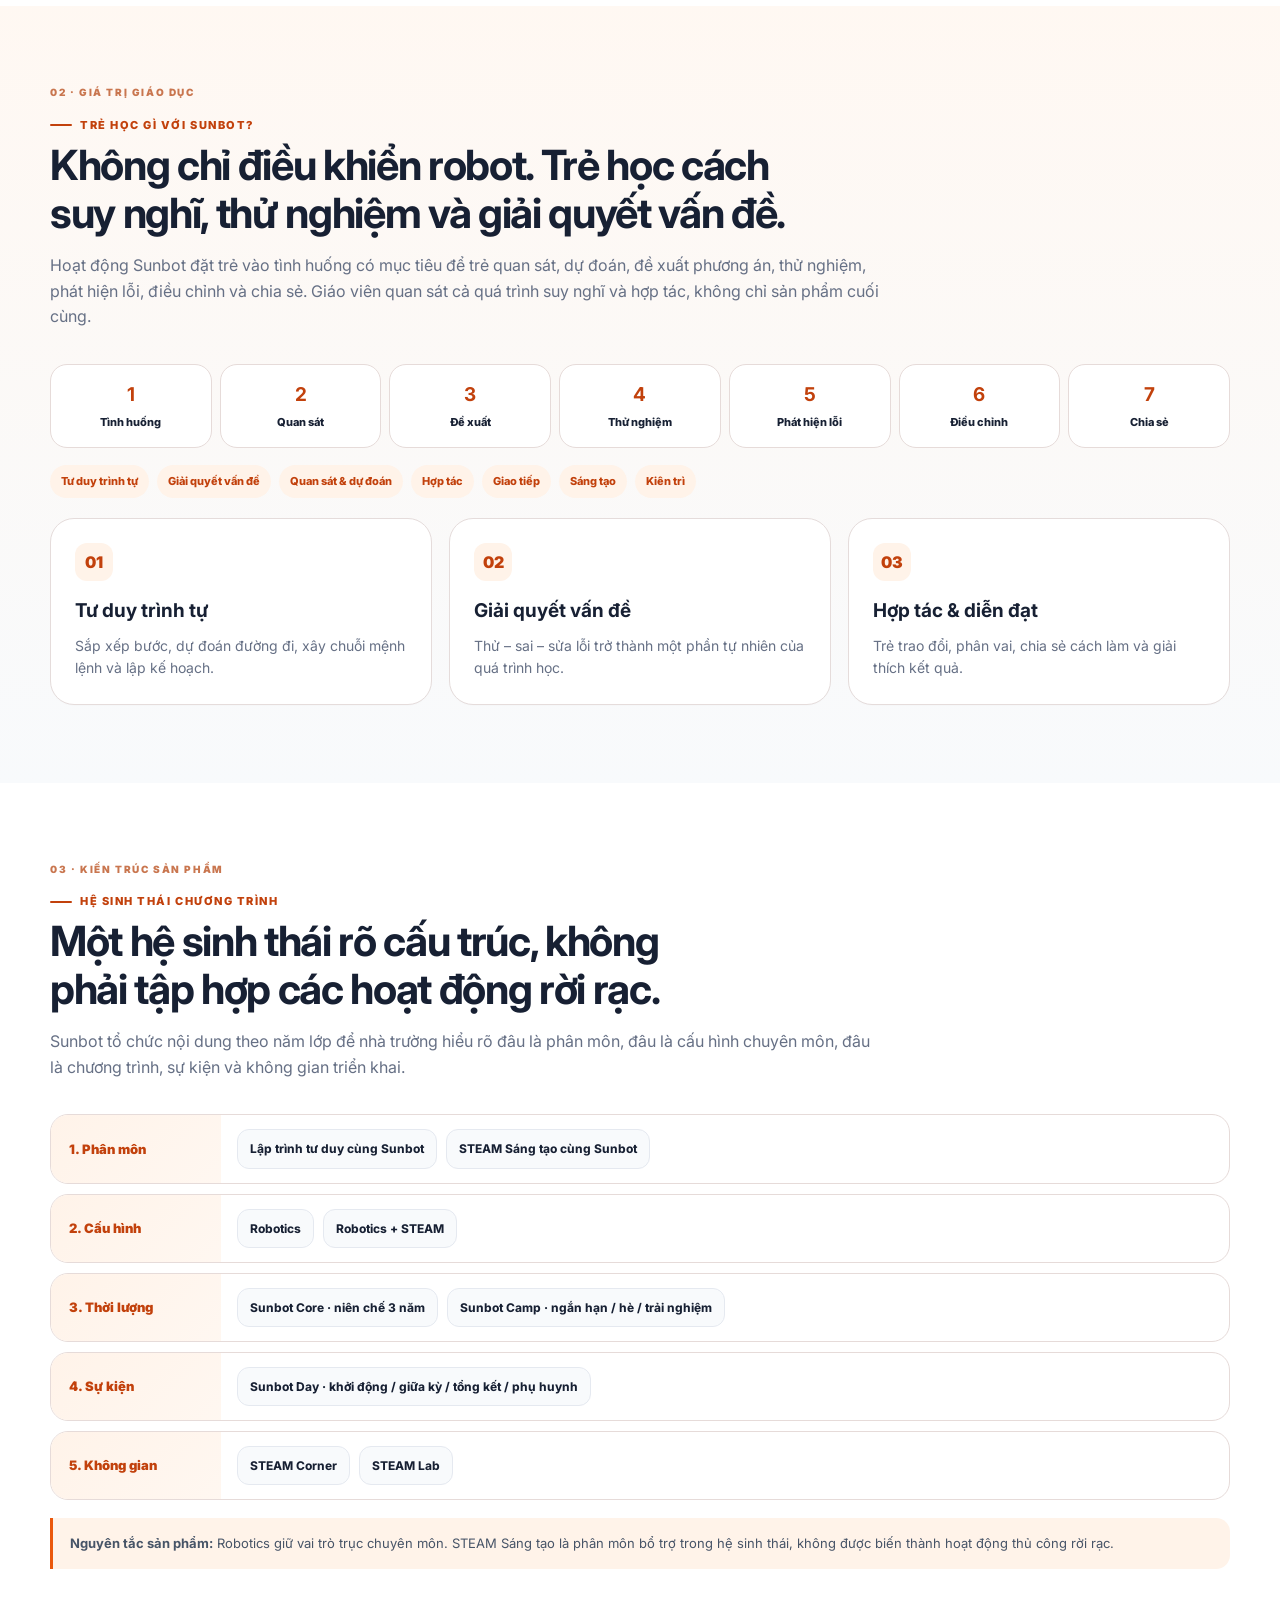
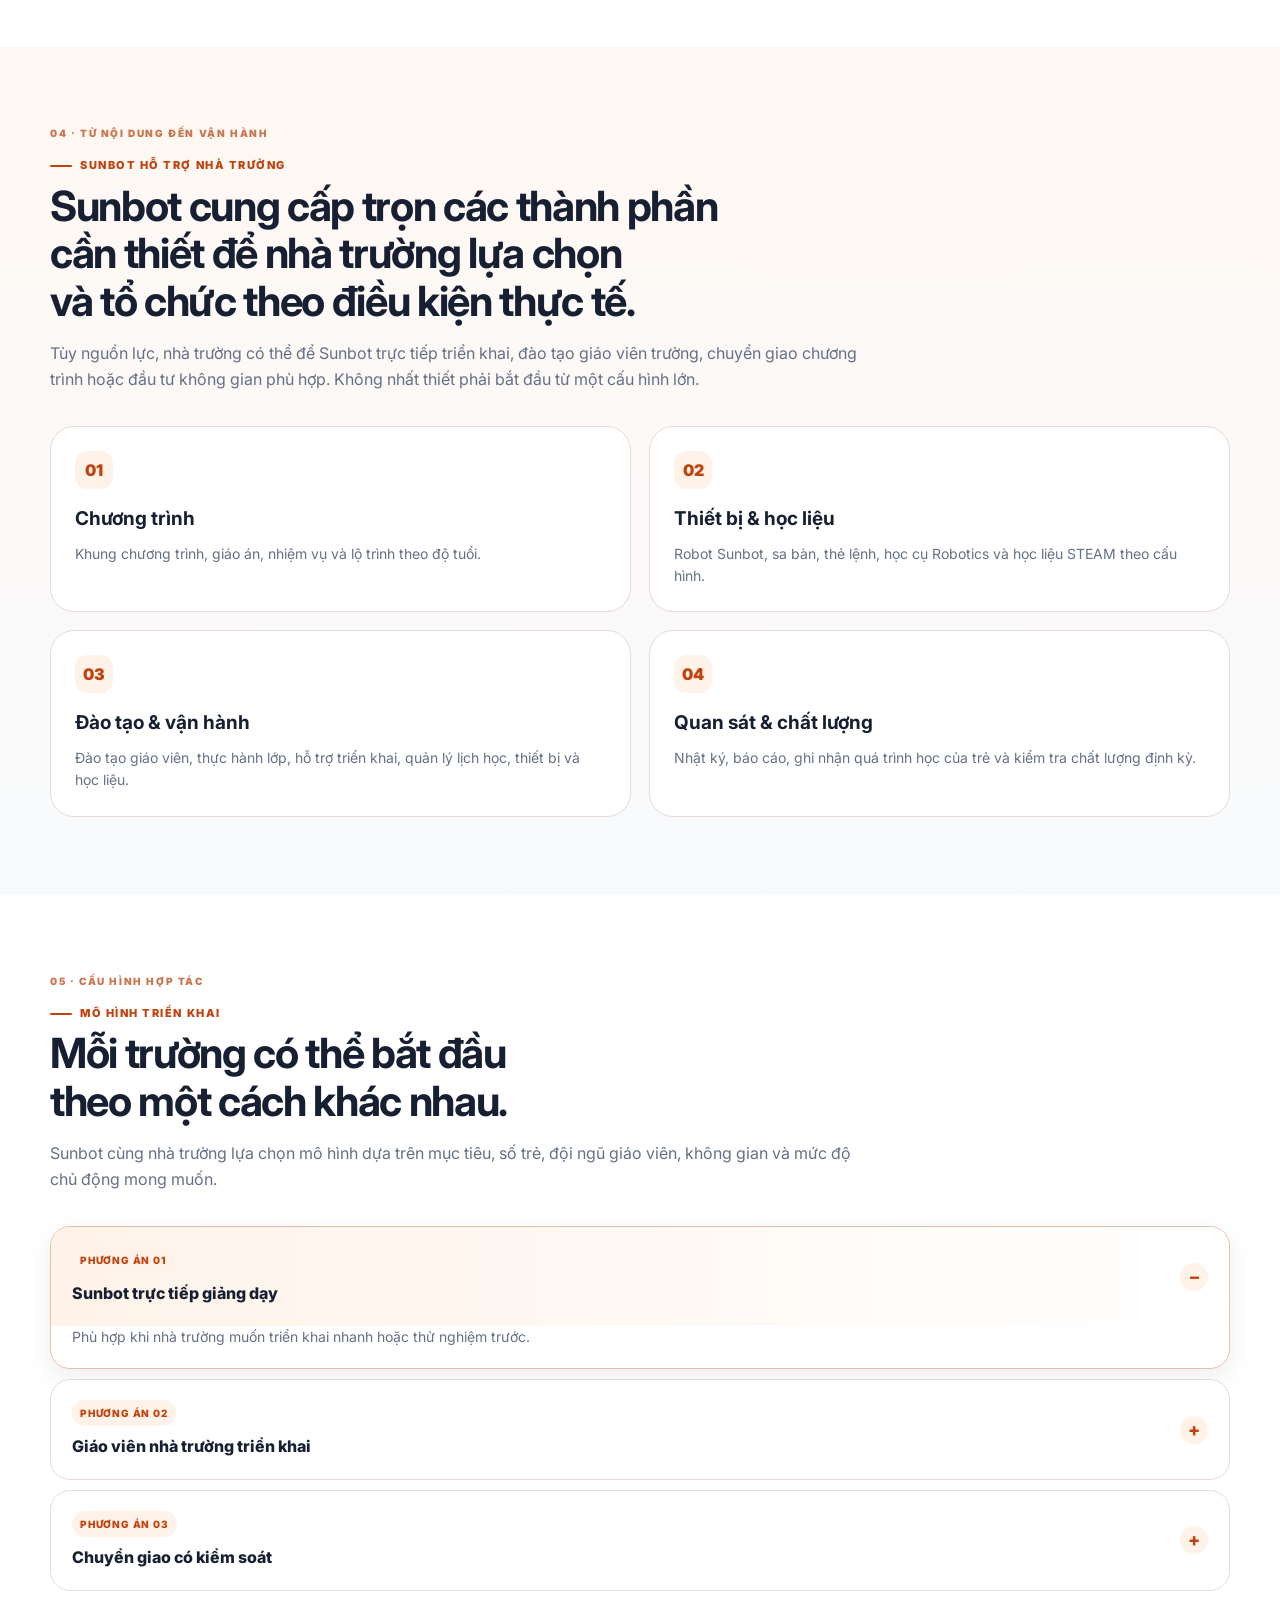
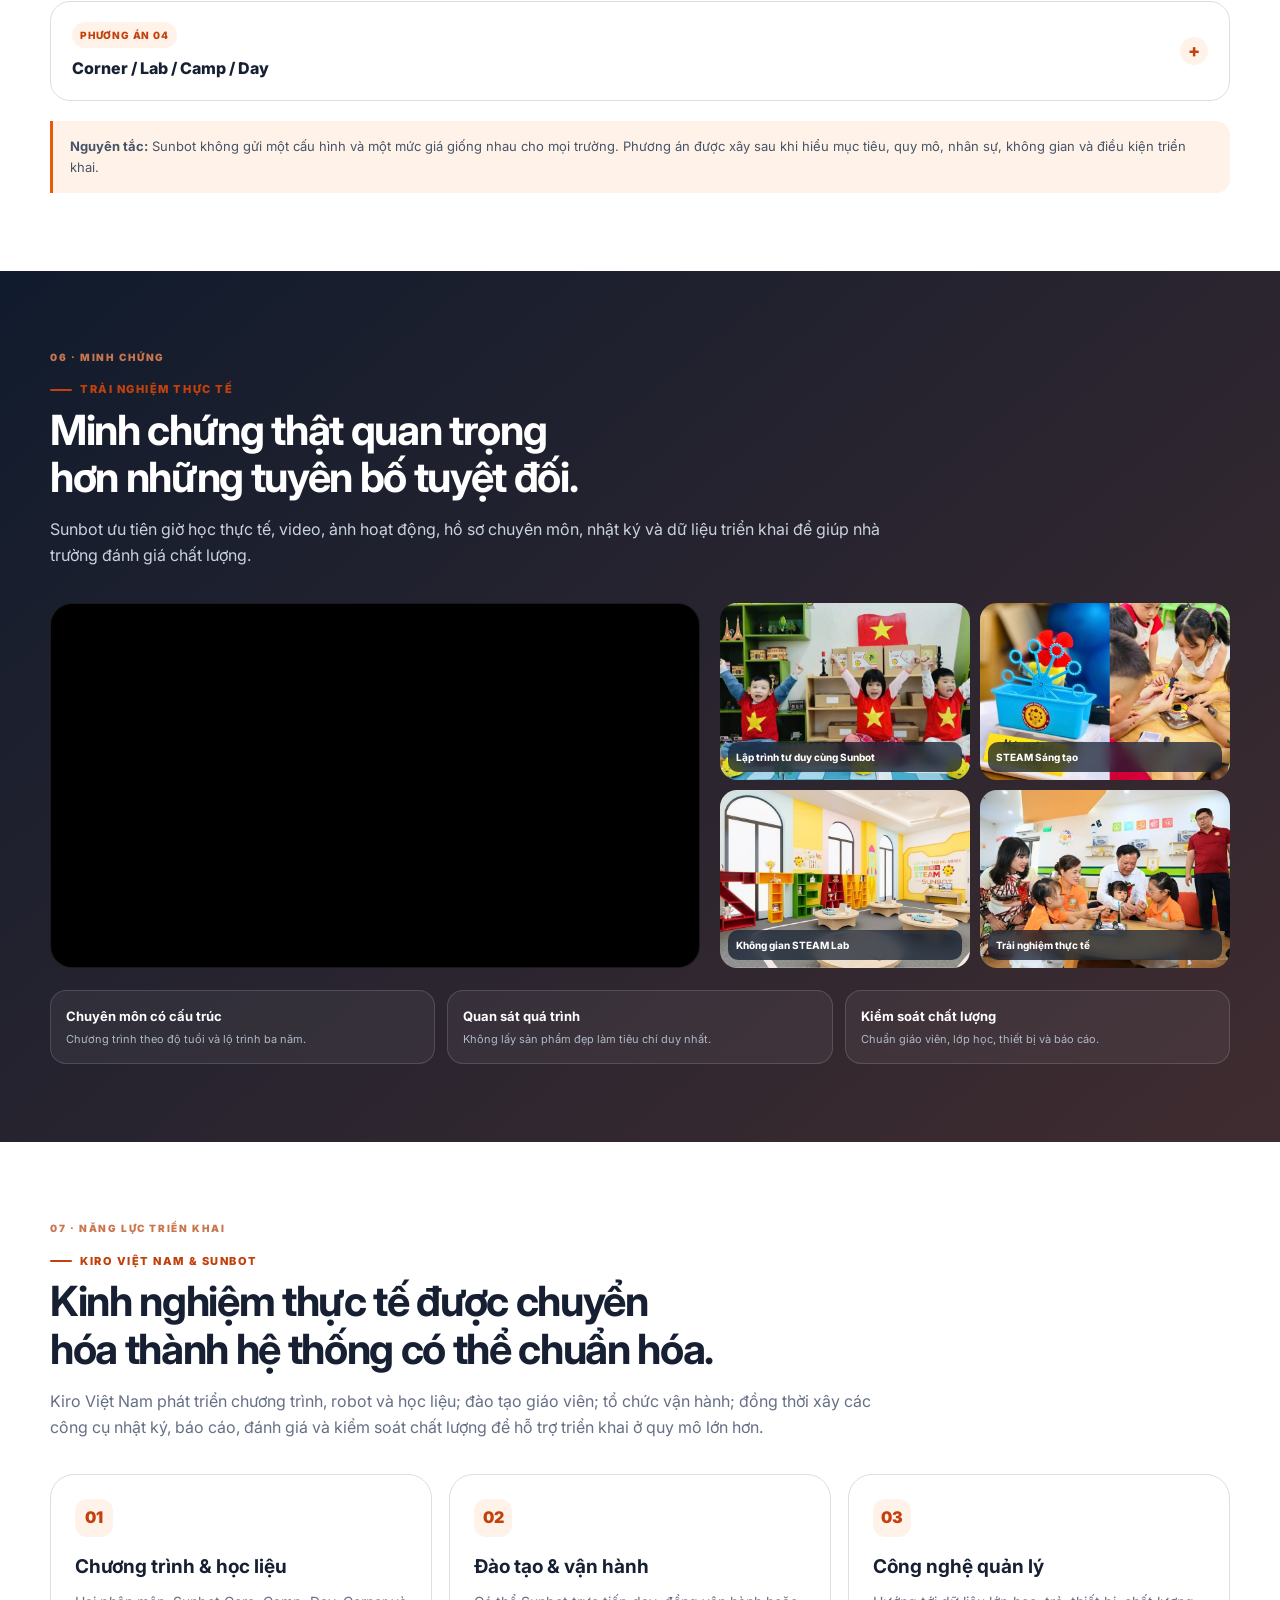
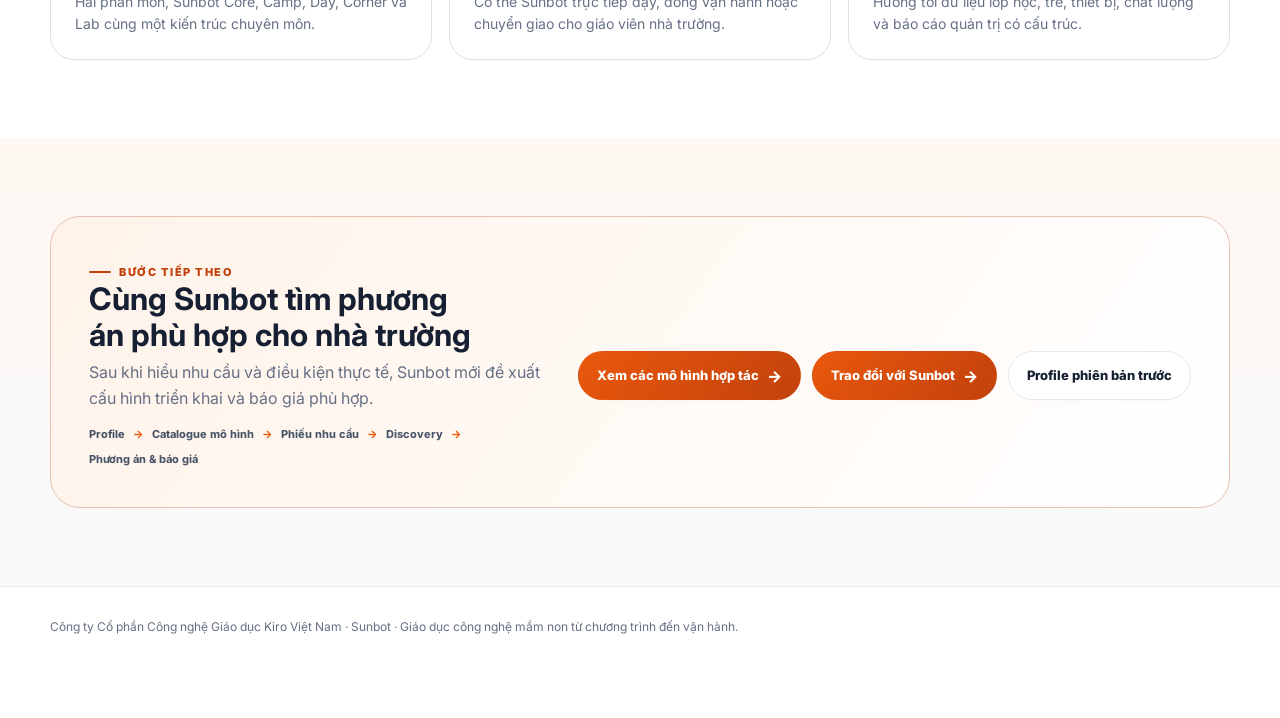
<file: profile-v2/index.html>
<!doctype html><html lang="vi"><head><meta charset="utf-8"><meta name="viewport" content="width=device-width,initial-scale=1"><meta name="theme-color" content="#ffffff"><title>Sunbot Digital Profile</title><meta name="description" content="Sunbot – giải pháp giáo dục công nghệ mầm non từ chương trình đến vận hành."><link rel="preconnect" href="https://fonts.googleapis.com"><link rel="preconnect" href="https://fonts.gstatic.com" crossorigin><link href="https://fonts.googleapis.com/css2?family=Inter:wght@400;500;600;700;800;900&display=swap" rel="stylesheet"><link rel="stylesheet" href="styles.css"><style>.trust-section{background:#fff;overflow:hidden}.trust-shell{position:relative;border:1px solid color-mix(in srgb,var(--accent) 14%,var(--line));border-radius:30px;padding:34px;background:linear-gradient(145deg,color-mix(in srgb,var(--accent-soft) 72%,#fff),#fff 58%);box-shadow:var(--shadow-sm)}.trust-shell:after{content:"";position:absolute;right:-90px;top:-110px;width:270px;height:270px;border-radius:50%;background:radial-gradient(circle,color-mix(in srgb,var(--accent) 13%,transparent),transparent 70%);pointer-events:none}.trust-intro{display:grid;grid-template-columns:.9fr 1.1fr;gap:34px;align-items:end;position:relative;z-index:1}.trust-intro h2{font-size:clamp(30px,3.2vw,45px);line-height:1.12;letter-spacing:-.034em;margin:9px 0 0;max-width:16ch;text-wrap:balance}.trust-intro p{margin:0;color:#475467;font-size:15px}.trust-grid{display:grid;grid-template-columns:repeat(4,1fr);gap:13px;margin-top:30px;position:relative;z-index:1}.trust-card{min-height:245px;padding:22px;border-radius:22px;background:#fff;border:1px solid color-mix(in srgb,var(--accent) 11%,var(--line));display:flex;flex-direction:column;box-shadow:0 1px 0 rgba(0,0,0,.02)}.trust-year{font-size:11px;font-weight:900;letter-spacing:.12em;color:var(--accent-deep);text-transform:uppercase}.trust-card h3{font-size:19px;line-height:1.2;margin:14px 0 10px}.trust-card p{font-size:12.5px;color:var(--muted);margin:0}.trust-card .trust-mark{width:42px;height:42px;border-radius:14px;display:grid;place-items:center;margin-top:auto;background:var(--accent-soft);color:var(--accent-deep);font-size:18px;font-weight:900}.trust-card.holoniq{background:linear-gradient(150deg,#101b2d,#182c49);color:#fff;border-color:#233b5e}.trust-card.holoniq p{color:#c9d2df}.trust-card.holoniq .trust-year{color:#ffb77f}.trust-card.holoniq .trust-mark{background:rgba(255,255,255,.1);color:#fff}.trust-link{display:inline-flex;align-items:center;gap:6px;margin-top:12px;font-size:11px;font-weight:800;color:var(--accent-deep)}.trust-card.holoniq .trust-link{color:#ffb77f}.trust-timeline{display:grid;grid-template-columns:repeat(4,1fr);gap:0;margin-top:20px;border-top:1px solid color-mix(in srgb,var(--accent) 14%,var(--line));padding-top:18px}.trust-milestone{padding:0 16px;border-left:2px solid var(--accent-soft)}.trust-milestone:first-child{border-left:0;padding-left:0}.trust-milestone b{display:block;color:var(--accent-deep);font-size:12px}.trust-milestone span{display:block;margin-top:3px;color:var(--muted);font-size:10.5px;line-height:1.45}.trust-note{margin-top:20px;padding:14px 16px;border-radius:15px;background:rgba(255,255,255,.76);font-size:12px;color:#475467;border-left:3px solid var(--accent)}@media(max-width:980px){.trust-intro{grid-template-columns:1fr}.trust-grid{grid-template-columns:1fr 1fr}.trust-timeline{grid-template-columns:1fr 1fr;gap:14px}.trust-milestone{border-left:0;padding:0}}@media(max-width:640px){.trust-shell{padding:23px}.trust-grid,.trust-timeline{grid-template-columns:1fr}.trust-card{min-height:auto}.trust-card .trust-mark{margin-top:18px}}</style></head><body data-audience="common"><script>(function(){var a=new URLSearchParams(location.search).get('audience');if(['public','private','system'].includes(a))document.body.dataset.audience=a})();</script>
<nav class="nav"><div class="container nav-in"><a class="brand" href="../profile/" aria-label="Sunbot"><img class="logo" src="../profile/assets/images/logo-sunbot.png" alt="Sunbot"><span class="brand-copy"><strong>Digital Profile</strong><span>Giáo dục công nghệ mầm non</span></span></a><div class="nav-links"><a href="#trust">Công nhận</a><a href="#fit">Bài toán</a><a href="#child">Trẻ học gì</a><a href="#program">Chương trình</a><a href="#school">Nhà trường</a><a href="#models">Mô hình</a><a href="#evidence">Minh chứng</a></div><div class="audience-switch"><a class="pill" data-audience-link="common" href="./">Chung</a><a class="pill" data-audience-link="public" href="public/">Công lập</a><a class="pill" data-audience-link="private" href="private/">Tư thục</a><a class="pill" data-audience-link="system" href="system/">Hệ thống</a></div></div><div class="mobile-audience"><a class="pill" data-audience-link="common" href="./">Hồ sơ chung</a><a class="pill" data-audience-link="public" href="public/">Công lập</a><a class="pill" data-audience-link="private" href="private/">Tư thục</a><a class="pill" data-audience-link="system" href="system/">Hệ thống</a></div></nav>
<header class="hero"><div class="container hero-grid"><div class="hero-copy"><div class="hero-kicker"><i></i><span data-copy="label">Hồ sơ chung</span></div><div class="eyebrow" data-copy="eyebrow"></div><h1><span>Sunbot.</span> <span data-copy="title"></span></h1><p data-copy="lead"></p><div id="personalized" class="audience-note" hidden></div><div class="actions"><a class="btn primary" href="#fit" data-track="hero_cta">Xem giải pháp <span class="arrow">↓</span></a><a class="btn" href="#trust" data-track="trust_jump">Nền tảng chuyên môn</a></div><div class="stats"><div class="stat"><strong>300+</strong><span>Cơ sở giáo dục đã tiếp cận và triển khai trước 2026</span></div><div class="stat"><strong>50.000+</strong><span>Trẻ em đã tiếp cận Sunbot</span></div><div class="stat"><strong>2019–2020</strong><span>Chứng nhận và thẩm định chuyên môn từ sớm</span></div></div></div><div class="hero-media fade-up"><img src="../profile/assets/images/hero-overlay-lop-hoc.jpg" alt="Trẻ học cùng Sunbot"><div class="badge">Công nghệ là phương tiện. Sự phát triển của trẻ là mục tiêu.</div></div></div></header>
<section class="soft"><div class="container"><div class="section-index">Định vị</div><div class="section-head"><div class="eyebrow">Bắt đầu từ bài toán thật</div><h2 data-copy="insightTitle"></h2><p data-copy="insight"></p></div><div id="audience-values" class="value-band"></div></div></section>
<section id="trust" class="trust-section"><div class="container"><div class="trust-shell"><div class="trust-intro"><div><div class="section-index">Nền tảng tin cậy</div><div class="eyebrow">Thẩm định · triển khai · ghi nhận</div><h2>Sunbot không bắt đầu từ một bộ robot.</h2></div><p>Từ 2019–2020, các chương trình Sunbot đã đi qua những bước chứng nhận và thẩm định chuyên môn. Sau đó, Sunbot tiếp tục được kiểm chứng qua triển khai thực tế tại hàng trăm cơ sở giáo dục và được ghi nhận trong hệ sinh thái EdTech Đông Nam Á.</p></div><div class="trust-grid"><article class="trust-card"><div class="trust-year">2019 · Chứng nhận chuyên môn</div><h3>Viện IPD</h3><p>Viện Nghiên cứu Giáo dục Phát triển Tiềm năng Con người chứng nhận chương trình <strong>“Lập trình tư duy cùng Sunbot”</strong> và <strong>“STEAM cùng Sunbot”</strong>, ghi nhận tính giáo dục, tính sư phạm, tính thẩm mỹ và sự phù hợp với lứa tuổi mầm non.</p><div class="trust-mark">IPD</div></article><article class="trust-card"><div class="trust-year">2020 · Thẩm định chương trình</div><h3>Viện Khoa học Giáo dục Việt Nam</h3><p>Trung tâm Nghiên cứu Giáo dục Mầm non xác nhận <strong>“Lập trình tư duy cùng Sunbot”</strong> sau quá trình thẩm định và chỉnh sửa theo góp ý Hội đồng; chương trình bảo đảm tính khoa học, sư phạm và có tính bổ trợ cho việc thực hiện Chương trình Giáo dục Mầm non.</p><div class="trust-mark">VNIES</div></article><article class="trust-card holoniq"><div class="trust-year">2025 · Ghi nhận khu vực</div><h3>Southeast Asia EdTech 50</h3><p>Sunbot được ghi nhận trong <strong>2025 Southeast Asia EdTech 50</strong> của HolonIQ – danh sách thường niên về các startup EdTech nổi bật và nhiều triển vọng trong khu vực Đông Nam Á.</p><a class="trust-link" href="https://www.holoniq.com/notes/2025-southeast-asia-edtech-50" target="_blank" rel="noopener">Xem danh sách HolonIQ →</a><div class="trust-mark">50</div></article><article class="trust-card"><div class="trust-year">Trước 2026 · Kiểm chứng thực tế</div><h3>300+ cơ sở · 50.000+ trẻ em</h3><p>Nền tảng chuyên môn được tiếp tục kiểm chứng qua nhiều thế hệ lớp học, nhiều loại hình trường và nhiều địa phương. Đây là lớp bằng chứng thực tế bổ sung cho các chứng nhận và thẩm định chuyên môn.</p><a class="trust-link" href="#evidence">Xem minh chứng triển khai →</a><div class="trust-mark">✓</div></article></div><div class="trust-timeline"><div class="trust-milestone"><b>2019</b><span>IPD chứng nhận hai chương trình Sunbot.</span></div><div class="trust-milestone"><b>2020</b><span>VNIES xác nhận chương trình sau thẩm định Hội đồng.</span></div><div class="trust-milestone"><b>2025</b><span>Ghi nhận trong Southeast Asia EdTech 50 của HolonIQ.</span></div><div class="trust-milestone"><b>2026</b><span>Tiếp tục chuẩn hóa thành hệ sinh thái chương trình – thiết bị – đào tạo – vận hành – đánh giá – chuyển giao.</span></div></div><div class="trust-note"><strong>Điểm quan trọng:</strong> các chứng nhận và thẩm định không thay thế việc nhà trường tự đánh giá chất lượng triển khai. Chúng cho thấy Sunbot có một lịch sử phát triển chuyên môn, căn cứ giáo dục và quá trình kiểm chứng dài hơn một sản phẩm công nghệ đơn lẻ.</div></div></div></section>
<section id="fit"><div class="container"><div class="section-index">01 · Bối cảnh nhà trường</div><div class="section-head"><div class="eyebrow">Bài toán theo từng mô hình trường</div><h2 data-copy="problemTitle"></h2><p data-copy="problemLead"></p></div><div id="audience-problems" class="grid-2"></div></div></section>
<section id="child" class="soft"><div class="container"><div class="section-index">02 · Giá trị giáo dục</div><div class="section-head"><div class="eyebrow">Trẻ học gì với Sunbot?</div><h2>Không chỉ điều khiển robot. Trẻ học cách suy nghĩ, thử nghiệm và giải quyết vấn đề.</h2><p>Hoạt động Sunbot đặt trẻ vào tình huống có mục tiêu để trẻ quan sát, dự đoán, đề xuất phương án, thử nghiệm, phát hiện lỗi, điều chỉnh và chia sẻ. Giáo viên quan sát cả quá trình suy nghĩ và hợp tác, không chỉ sản phẩm cuối cùng.</p></div><div class="journey"><div class="step"><b>1</b>Tình huống</div><div class="step"><b>2</b>Quan sát</div><div class="step"><b>3</b>Đề xuất</div><div class="step"><b>4</b>Thử nghiệm</div><div class="step"><b>5</b>Phát hiện lỗi</div><div class="step"><b>6</b>Điều chỉnh</div><div class="step"><b>7</b>Chia sẻ</div></div><div class="competency-row"><span>Tư duy trình tự</span><span>Giải quyết vấn đề</span><span>Quan sát & dự đoán</span><span>Hợp tác</span><span>Giao tiếp</span><span>Sáng tạo</span><span>Kiên trì</span></div><div class="grid-3" style="margin-top:20px"><div class="card"><div class="number">01</div><h3>Tư duy trình tự</h3><p>Sắp xếp bước, dự đoán đường đi, xây chuỗi mệnh lệnh và lập kế hoạch.</p></div><div class="card"><div class="number">02</div><h3>Giải quyết vấn đề</h3><p>Thử – sai – sửa lỗi trở thành một phần tự nhiên của quá trình học.</p></div><div class="card"><div class="number">03</div><h3>Hợp tác & diễn đạt</h3><p>Trẻ trao đổi, phân vai, chia sẻ cách làm và giải thích kết quả.</p></div></div></div></section>
<section id="program"><div class="container"><div class="section-index">03 · Kiến trúc sản phẩm</div><div class="section-head"><div class="eyebrow">Hệ sinh thái chương trình</div><h2>Một hệ sinh thái rõ cấu trúc, không phải tập hợp các hoạt động rời rạc.</h2><p>Sunbot tổ chức nội dung theo năm lớp để nhà trường hiểu rõ đâu là phân môn, đâu là cấu hình chuyên môn, đâu là chương trình, sự kiện và không gian triển khai.</p></div><div class="program-stack"><div class="layer"><div class="layer-label">1. Phân môn</div><div class="layer-content"><span class="chip">Lập trình tư duy cùng Sunbot</span><span class="chip">STEAM Sáng tạo cùng Sunbot</span></div></div><div class="layer"><div class="layer-label">2. Cấu hình</div><div class="layer-content"><span class="chip">Robotics</span><span class="chip">Robotics + STEAM</span></div></div><div class="layer"><div class="layer-label">3. Thời lượng</div><div class="layer-content"><span class="chip">Sunbot Core · niên chế 3 năm</span><span class="chip">Sunbot Camp · ngắn hạn / hè / trải nghiệm</span></div></div><div class="layer"><div class="layer-label">4. Sự kiện</div><div class="layer-content"><span class="chip">Sunbot Day · khởi động / giữa kỳ / tổng kết / phụ huynh</span></div></div><div class="layer"><div class="layer-label">5. Không gian</div><div class="layer-content"><span class="chip">STEAM Corner</span><span class="chip">STEAM Lab</span></div></div></div><div class="note" style="margin-top:18px"><strong>Nguyên tắc sản phẩm:</strong> Robotics giữ vai trò trục chuyên môn. STEAM Sáng tạo là phân môn bổ trợ trong hệ sinh thái, không được biến thành hoạt động thủ công rời rạc.</div></div></section>
<section id="school" class="soft"><div class="container"><div class="section-index">04 · Từ nội dung đến vận hành</div><div class="section-head"><div class="eyebrow">Sunbot hỗ trợ nhà trường</div><h2 data-copy="schoolValueTitle"></h2><p data-copy="schoolValueLead"></p></div><div id="audience-school-values" class="grid-2"></div></div></section>
<section id="models"><div class="container"><div class="section-index">05 · Cấu hình hợp tác</div><div class="section-head"><div class="eyebrow">Mô hình triển khai</div><h2 data-copy="modelsTitle"></h2><p data-copy="modelsLead"></p></div><div id="audience-models"></div><div class="note" style="margin-top:20px"><strong>Nguyên tắc:</strong> Sunbot không gửi một cấu hình và một mức giá giống nhau cho mọi trường. Phương án được xây sau khi hiểu mục tiêu, quy mô, nhân sự, không gian và điều kiện triển khai.</div></div></section>
<section id="evidence" class="dark"><div class="container"><div class="section-index">06 · Minh chứng</div><div class="section-head"><div class="eyebrow">Trải nghiệm thực tế</div><h2>Minh chứng thật quan trọng hơn những tuyên bố tuyệt đối.</h2><p>Sunbot ưu tiên giờ học thực tế, video, ảnh hoạt động, hồ sơ chuyên môn, nhật ký và dữ liệu triển khai để giúp nhà trường đánh giá chất lượng.</p></div><div class="evidence"><div class="video"><iframe src="https://www.youtube.com/embed/FNnTcqDDbp8?rel=0" title="Tổng quan chương trình Sunbot" loading="lazy" allowfullscreen></iframe></div><div class="mini-media"><figure><img src="../profile/assets/images/sp-lap-trinh.jpg" alt="Lập trình tư duy Sunbot"><figcaption>Lập trình tư duy cùng Sunbot</figcaption></figure><figure><img src="../profile/assets/images/sp-steam.jpg" alt="STEAM Sunbot"><figcaption>STEAM Sáng tạo</figcaption></figure><figure><img src="../profile/assets/images/tv-phong-lab.jpg" alt="STEAM Lab"><figcaption>Không gian STEAM Lab</figcaption></figure><figure><img src="../profile/assets/images/tv-trai-nghiem.jpg" alt="Trải nghiệm Sunbot"><figcaption>Trải nghiệm thực tế</figcaption></figure></div></div><div class="proof-bar"><div class="proof"><strong>Chuyên môn có cấu trúc</strong><span>Chương trình theo độ tuổi và lộ trình ba năm.</span></div><div class="proof"><strong>Quan sát quá trình</strong><span>Không lấy sản phẩm đẹp làm tiêu chí duy nhất.</span></div><div class="proof"><strong>Kiểm soát chất lượng</strong><span>Chuẩn giáo viên, lớp học, thiết bị và báo cáo.</span></div></div></div></section>
<section><div class="container"><div class="section-index">07 · Năng lực triển khai</div><div class="section-head"><div class="eyebrow">Kiro Việt Nam & Sunbot</div><h2>Kinh nghiệm thực tế được chuyển hóa thành hệ thống có thể chuẩn hóa.</h2><p>Kiro Việt Nam phát triển chương trình, robot và học liệu; đào tạo giáo viên; tổ chức vận hành; đồng thời xây các công cụ nhật ký, báo cáo, đánh giá và kiểm soát chất lượng để hỗ trợ triển khai ở quy mô lớn hơn.</p></div><div class="grid-3"><div class="card"><div class="number">01</div><h3>Chương trình & học liệu</h3><p>Hai phân môn, Sunbot Core, Camp, Day, Corner và Lab cùng một kiến trúc chuyên môn.</p></div><div class="card"><div class="number">02</div><h3>Đào tạo & vận hành</h3><p>Có thể Sunbot trực tiếp dạy, đồng vận hành hoặc chuyển giao cho giáo viên nhà trường.</p></div><div class="card"><div class="number">03</div><h3>Công nghệ quản lý</h3><p>Hướng tới dữ liệu lớp học, trẻ, thiết bị, chất lượng và báo cáo quản trị có cấu trúc.</p></div></div></div></section>
<section id="next" class="soft"><div class="container"><div class="cta"><div><div class="eyebrow">Bước tiếp theo</div><h2 data-copy="cta"></h2><p data-copy="nextLead"></p><div class="next-steps"><span>Profile</span><span>Catalogue mô hình</span><span>Phiếu nhu cầu</span><span>Discovery</span><span>Phương án & báo giá</span></div></div><div class="actions"><a class="btn primary" href="mailto:sunbotvietnam@gmail.com?subject=Trao%20đổi%20về%20Sunbot" data-track="contact_email">Trao đổi với Sunbot <span class="arrow">→</span></a><a class="btn" href="../profile/" data-track="legacy_profile">Profile phiên bản trước</a></div></div></div></section>
<footer><div class="container">Công ty Cổ phần Công nghệ Giáo dục Kiro Việt Nam · Sunbot · Giáo dục công nghệ mầm non từ chương trình đến vận hành.</div></footer><div class="mobile-cta"><div><strong>Bước tiếp theo</strong><span>Trao đổi nhu cầu trước khi xây phương án.</span></div><a href="#next" data-track="mobile_next">Tiếp tục →</a></div>
<script src="content.js"></script><script src="app.js"></script></body></html>
</file>
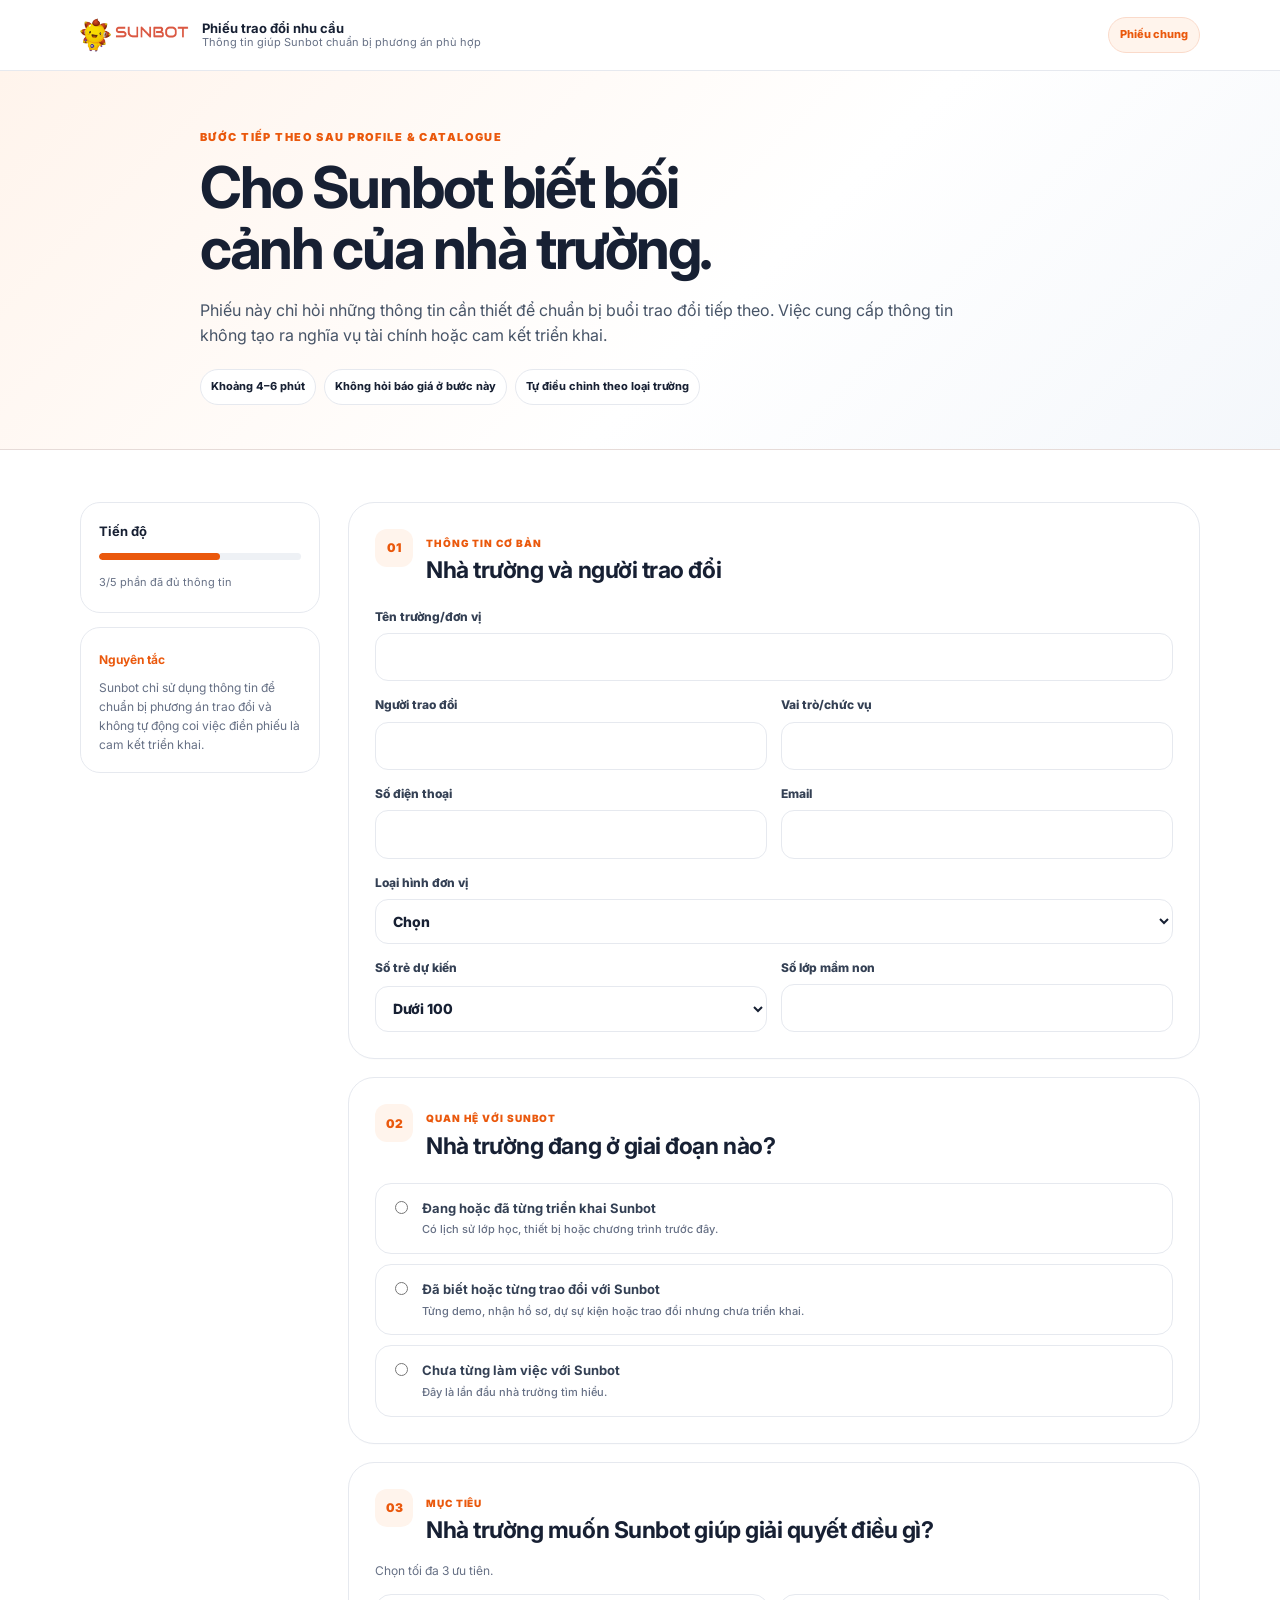
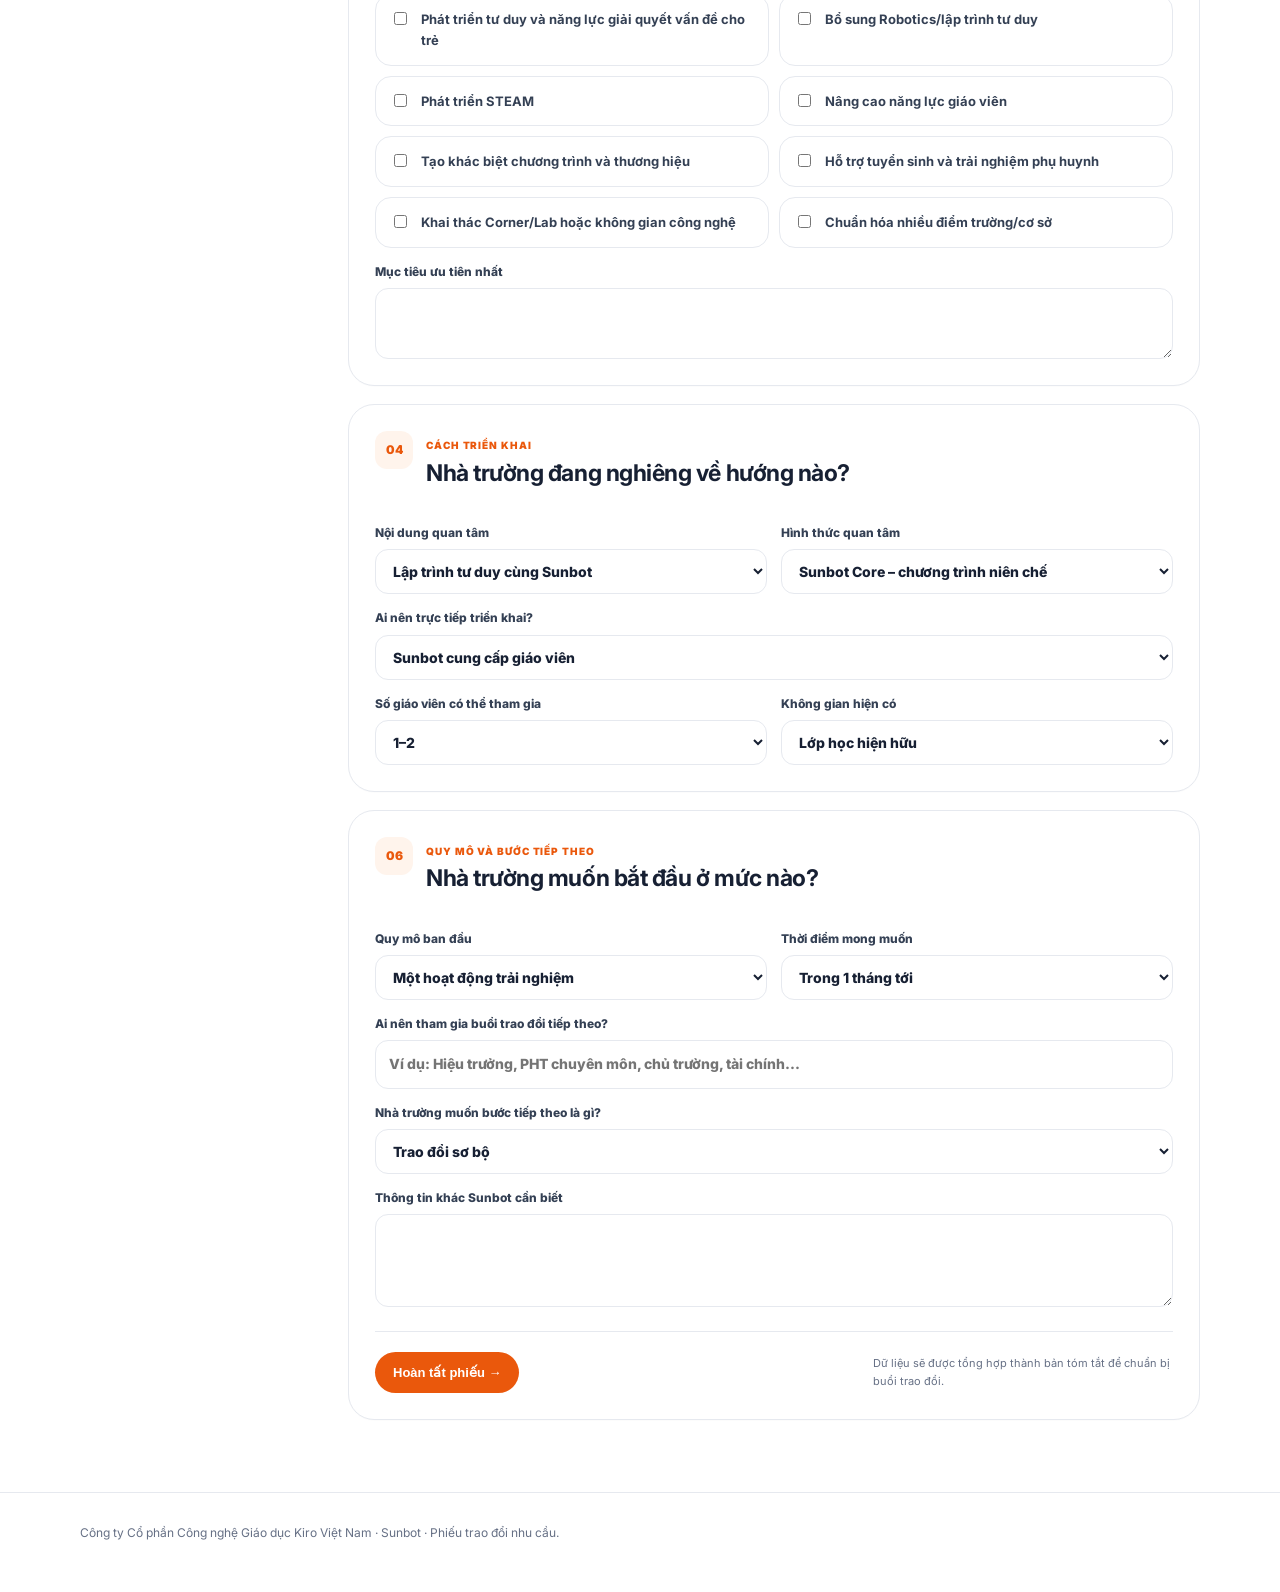
<file: survey/index.html>
<!doctype html><html lang="vi"><head><meta charset="utf-8"><meta name="viewport" content="width=device-width,initial-scale=1"><title>Phiếu trao đổi nhu cầu Sunbot</title><meta name="description" content="Phiếu trao đổi nhu cầu và điều kiện triển khai giáo dục công nghệ Sunbot."><link rel="preconnect" href="https://fonts.googleapis.com"><link rel="preconnect" href="https://fonts.gstatic.com" crossorigin><link href="https://fonts.googleapis.com/css2?family=Inter:wght@400;500;600;700;800;900&display=swap" rel="stylesheet"><link rel="stylesheet" href="styles.css"></head><body><nav><div class="container navin"><a class="brand" id="profile-link" href="../profile-v2/"><img src="../profile/assets/images/logo-sunbot.png" alt="Sunbot"><span><b>Phiếu trao đổi nhu cầu</b><small>Thông tin giúp Sunbot chuẩn bị phương án phù hợp</small></span></a><span id="audience-chip" class="audience-chip"></span></div></nav><header class="hero"><div class="container hero-inner"><div><div class="eyebrow">Bước tiếp theo sau Profile & Catalogue</div><h1 id="survey-title">Cho Sunbot biết bối cảnh của nhà trường.</h1><p id="survey-lead">Phiếu này chỉ hỏi những thông tin cần thiết để chuẩn bị buổi trao đổi tiếp theo. Việc cung cấp thông tin không tạo ra nghĩa vụ tài chính hoặc cam kết triển khai.</p><div class="meta"><span>Khoảng 4–6 phút</span><span>Không hỏi báo giá ở bước này</span><span>Tự điều chỉnh theo loại trường</span></div></div></div></header><main><form id="survey-form"><section><div class="container form-grid"><aside><div class="progress-card"><strong>Tiến độ</strong><div class="progress"><i id="progress-bar"></i></div><span id="progress-text">Bắt đầu</span></div><div class="side-note"><b>Nguyên tắc</b><p>Sunbot chỉ sử dụng thông tin để chuẩn bị phương án trao đổi và không tự động coi việc điền phiếu là cam kết triển khai.</p></div></aside><div class="questions"><div class="qcard" data-step="1"><div class="qhead"><span>01</span><div><small>Thông tin cơ bản</small><h2>Nhà trường và người trao đổi</h2></div></div><label>Tên trường/đơn vị<input name="school_name" required></label><div class="two"><label>Người trao đổi<input name="contact_name" required></label><label>Vai trò/chức vụ<input name="contact_role"></label></div><div class="two"><label>Số điện thoại<input name="phone" inputmode="tel"></label><label>Email<input name="email" type="email"></label></div><div class="audience-common only-common"><label>Loại hình đơn vị<select name="audience_select"><option value="">Chọn</option><option value="public">Trường công lập</option><option value="private">Trường tư thục</option><option value="system">Hệ thống trường</option></select></label></div><div class="two"><label>Số trẻ dự kiến<select name="children"><option>Dưới 100</option><option>100–200</option><option>200–400</option><option>400–700</option><option>Trên 700</option><option>Chưa xác định</option></select></label><label>Số lớp mầm non<input name="classes" inputmode="numeric"></label></div></div><div class="qcard" data-step="2"><div class="qhead"><span>02</span><div><small>Quan hệ với Sunbot</small><h2>Nhà trường đang ở giai đoạn nào?</h2></div></div><div class="choices relation"><label><input type="radio" name="relation" value="existing" required><span><b>Đang hoặc đã từng triển khai Sunbot</b><small>Có lịch sử lớp học, thiết bị hoặc chương trình trước đây.</small></span></label><label><input type="radio" name="relation" value="aware"><span><b>Đã biết hoặc từng trao đổi với Sunbot</b><small>Từng demo, nhận hồ sơ, dự sự kiện hoặc trao đổi nhưng chưa triển khai.</small></span></label><label><input type="radio" name="relation" value="new"><span><b>Chưa từng làm việc với Sunbot</b><small>Đây là lần đầu nhà trường tìm hiểu.</small></span></label></div><div id="relation-existing" class="branch"><div class="two"><label>Tình trạng hiện nay<select name="existing_status"><option>Đang triển khai</option><option>Đã dừng</option><option>Đang xem xét khôi phục</option><option>Không rõ sau thay đổi/sáp nhập</option></select></label><label>Thiết bị Sunbot hiện có<select name="equipment_status"><option>Đang sử dụng tốt</option><option>Còn nhưng cần kiểm tra</option><option>Thiếu/hỏng một phần</option><option>Không rõ</option><option>Không còn</option></select></label></div><label>Điều nhà trường muốn thay đổi hoặc cải thiện nhất<textarea name="existing_need" rows="3"></textarea></label></div><div id="relation-aware" class="branch"><label>Lý do trước đây chưa triển khai<select name="aware_reason"><option>Chưa phù hợp thời điểm</option><option>Chưa rõ cơ chế triển khai</option><option>Chi phí/nguồn lực</option><option>Chưa có giáo viên</option><option>Chưa được phê duyệt</option><option>Đã chọn đơn vị khác</option><option>Khác/chưa rõ</option></select></label><label>Điều gì khiến nhà trường quan tâm lại lúc này?<textarea name="aware_change" rows="3"></textarea></label></div><div id="relation-new" class="branch"><label>Nhà trường hiện đã có hoạt động nào tương tự?<select name="current_program"><option>Chưa có</option><option>Robotics</option><option>STEAM/STEM</option><option>Coding</option><option>Khoa học</option><option>Nhiều hoạt động kết hợp</option></select></label></div></div><div class="qcard" data-step="3"><div class="qhead"><span>03</span><div><small>Mục tiêu</small><h2>Nhà trường muốn Sunbot giúp giải quyết điều gì?</h2></div></div><p class="hint">Chọn tối đa 3 ưu tiên.</p><div class="checkgrid" id="goals"><label><input type="checkbox" name="goal" value="child"><span>Phát triển tư duy và năng lực giải quyết vấn đề cho trẻ</span></label><label><input type="checkbox" name="goal" value="robotics"><span>Bổ sung Robotics/lập trình tư duy</span></label><label><input type="checkbox" name="goal" value="steam"><span>Phát triển STEAM</span></label><label><input type="checkbox" name="goal" value="teacher"><span>Nâng cao năng lực giáo viên</span></label><label class="private-system"><input type="checkbox" name="goal" value="different"><span>Tạo khác biệt chương trình và thương hiệu</span></label><label class="private-system"><input type="checkbox" name="goal" value="enrollment"><span>Hỗ trợ tuyển sinh và trải nghiệm phụ huynh</span></label><label><input type="checkbox" name="goal" value="space"><span>Khai thác Corner/Lab hoặc không gian công nghệ</span></label><label class="public-system"><input type="checkbox" name="goal" value="multisite"><span>Chuẩn hóa nhiều điểm trường/cơ sở</span></label></div><label>Mục tiêu ưu tiên nhất<textarea name="top_goal" rows="2"></textarea></label></div><div class="qcard" data-step="4"><div class="qhead"><span>04</span><div><small>Cách triển khai</small><h2>Nhà trường đang nghiêng về hướng nào?</h2></div></div><div class="two"><label>Nội dung quan tâm<select name="content"><option>Lập trình tư duy cùng Sunbot</option><option>Robotics + STEAM Sáng tạo</option><option>Chưa xác định, cần tư vấn</option></select></label><label>Hình thức quan tâm<select name="format"><option>Sunbot Core – chương trình niên chế</option><option>Sunbot Camp – ngắn hạn/hè</option><option>Sunbot Day – sự kiện trải nghiệm</option><option>STEAM Corner</option><option>STEAM Lab</option><option>Chưa xác định</option></select></label></div><label>Ai nên trực tiếp triển khai?<select name="teacher_model"><option>Sunbot cung cấp giáo viên</option><option>Giáo viên nhà trường triển khai</option><option>Sunbot triển khai trước, sau đó chuyển giao</option><option>Chưa xác định</option></select></label><div class="two"><label>Số giáo viên có thể tham gia<select name="teacher_count"><option>1–2</option><option>3–5</option><option>6–10</option><option>Trên 10</option><option>Chưa xác định</option></select></label><label>Không gian hiện có<select name="space"><option>Lớp học hiện hữu</option><option>Phòng đa năng/phòng chức năng</option><option>Phòng STEM/STEAM</option><option>Không gian chung có thể bố trí Corner</option><option>Chưa xác định</option></select></label></div></div><div class="qcard public-only" data-step="5"><div class="qhead"><span>05</span><div><small>Dành cho trường công lập</small><h2>Điều kiện tổ chức và quản lý</h2></div></div><div class="two"><label>Số điểm trường hiện nay<select name="public_sites"><option>1 điểm</option><option>2–3 điểm</option><option>4–5 điểm</option><option>Trên 5 điểm</option><option>Đang chờ xác định</option></select></label><label>Sau sắp xếp/sáp nhập<select name="public_legal"><option>Giữ nguyên pháp nhân</option><option>Đã sáp nhập/đổi pháp nhân</option><option>Trở thành điểm trường</option><option>Tiếp nhận thêm điểm trường</option><option>Đang chờ phương án</option></select></label></div><label>Hướng nhà trường có thể xem xét<select name="public_model"><option>Giáo viên trường triển khai</option><option>Đào tạo/chuyển giao chương trình</option><option>Đầu tư thiết bị/Corner/Lab</option><option>Chương trình trải nghiệm/ngắn hạn</option><option>Dịch vụ giáo dục nếu cơ chế địa phương cho phép</option><option>Chưa xác định</option></select></label><label>Giới hạn hoặc yêu cầu Sunbot cần lưu ý<textarea name="public_constraints" rows="3" placeholder="Ví dụ: cơ chế thu, đối tác ngoài trường, hồ sơ chuyên môn, an toàn, dữ liệu/hình ảnh trẻ..."></textarea></label></div><div class="qcard private-only" data-step="5"><div class="qhead"><span>05</span><div><small>Dành cho trường tư thục</small><h2>Giá trị nhà trường muốn ưu tiên</h2></div></div><div class="checkgrid"><label><input type="checkbox" name="private_priority" value="enrollment"><span>Tăng sức hút tuyển sinh</span></label><label><input type="checkbox" name="private_priority" value="retention"><span>Giữ chân phụ huynh/học sinh</span></label><label><input type="checkbox" name="private_priority" value="brand"><span>Tạo khác biệt thương hiệu</span></label><label><input type="checkbox" name="private_priority" value="cost"><span>Tối ưu chi phí vận hành</span></label><label><input type="checkbox" name="private_priority" value="teacher"><span>Nâng năng lực giáo viên</span></label><label><input type="checkbox" name="private_priority" value="space"><span>Khai thác hiệu quả Corner/Lab</span></label></div><label>Nhà trường muốn đánh giá hiệu quả dựa trên<select name="private_metric"><option>Chất lượng trải nghiệm của trẻ</option><option>Phản hồi phụ huynh</option><option>Số trẻ đăng ký</option><option>Khả năng giáo viên tự triển khai</option><option>Tác động tuyển sinh/thương hiệu</option><option>Chi phí trên trẻ/mức sử dụng</option></select></label></div><div class="qcard system-only" data-step="5"><div class="qhead"><span>05</span><div><small>Dành cho hệ thống trường</small><h2>Quy mô và cách ra quyết định</h2></div></div><div class="two"><label>Số cơ sở dự kiến<select name="system_sites"><option>2–3</option><option>4–5</option><option>6–10</option><option>Trên 10</option><option>Chưa xác định</option></select></label><label>Cơ chế quyết định<select name="system_decision"><option>Tập trung tại trụ sở</option><option>Trụ sở định chuẩn, cơ sở quyết định một phần</option><option>Từng cơ sở tương đối độc lập</option><option>Chưa xác định</option></select></label></div><label>Mục tiêu chuẩn hóa chính<select name="system_standard"><option>Chương trình và giáo án</option><option>Đào tạo giáo viên</option><option>Thiết bị/không gian</option><option>Kiểm soát chất lượng</option><option>Dữ liệu/báo cáo</option><option>Tất cả các nội dung trên</option></select></label><label>Cơ sở nào phù hợp để thử nghiệm đầu tiên?<input name="pilot_site"></label></div><div class="qcard" data-step="6"><div class="qhead"><span>06</span><div><small>Quy mô và bước tiếp theo</small><h2>Nhà trường muốn bắt đầu ở mức nào?</h2></div></div><div class="two"><label>Quy mô ban đầu<select name="start_scale"><option>Một hoạt động trải nghiệm</option><option>Một lớp</option><option>Một khối tuổi</option><option>Một cơ sở/điểm trường</option><option>Toàn trường</option><option>Toàn hệ thống</option><option>Chưa xác định</option></select></label><label>Thời điểm mong muốn<select name="timing"><option>Trong 1 tháng tới</option><option>Trong học kỳ I</option><option>Trong năm học 2026–2027</option><option>Chương trình hè</option><option>Chưa xác định</option></select></label></div><label>Ai nên tham gia buổi trao đổi tiếp theo?<input name="decision_people" placeholder="Ví dụ: Hiệu trưởng, PHT chuyên môn, chủ trường, tài chính..."></label><label>Nhà trường muốn bước tiếp theo là gì?<select name="next_step"><option>Trao đổi sơ bộ</option><option>Xem demo</option><option>Khảo sát tại trường</option><option>Nhận phương án triển khai</option><option>Trao đổi về chuyển giao</option><option>Trao đổi Corner/Lab</option><option>Chưa xác định</option></select></label><label>Thông tin khác Sunbot cần biết<textarea name="notes" rows="3"></textarea></label><div class="submit-row"><button type="submit">Hoàn tất phiếu →</button><small>Dữ liệu sẽ được tổng hợp thành bản tóm tắt để chuẩn bị buổi trao đổi.</small></div></div><div id="result" class="result" hidden><div class="qhead"><span>✓</span><div><small>Đã hoàn tất</small><h2>Cảm ơn nhà trường.</h2></div></div><p>Phiếu đã được tổng hợp trên thiết bị này. Bước tiếp theo là gửi nội dung cho Sunbot để chuẩn bị buổi trao đổi.</p><div class="result-actions"><a id="email-result" class="btn primary">Gửi nội dung cho Sunbot</a><a id="back-catalogue" class="btn">Quay lại Catalogue</a></div><details><summary>Xem nội dung đã điền</summary><pre id="result-text"></pre></details></div></div></div></section></form></main><footer><div class="container">Công ty Cổ phần Công nghệ Giáo dục Kiro Việt Nam · Sunbot · Phiếu trao đổi nhu cầu.</div></footer><script src="app.js"></script></body></html>
</file>
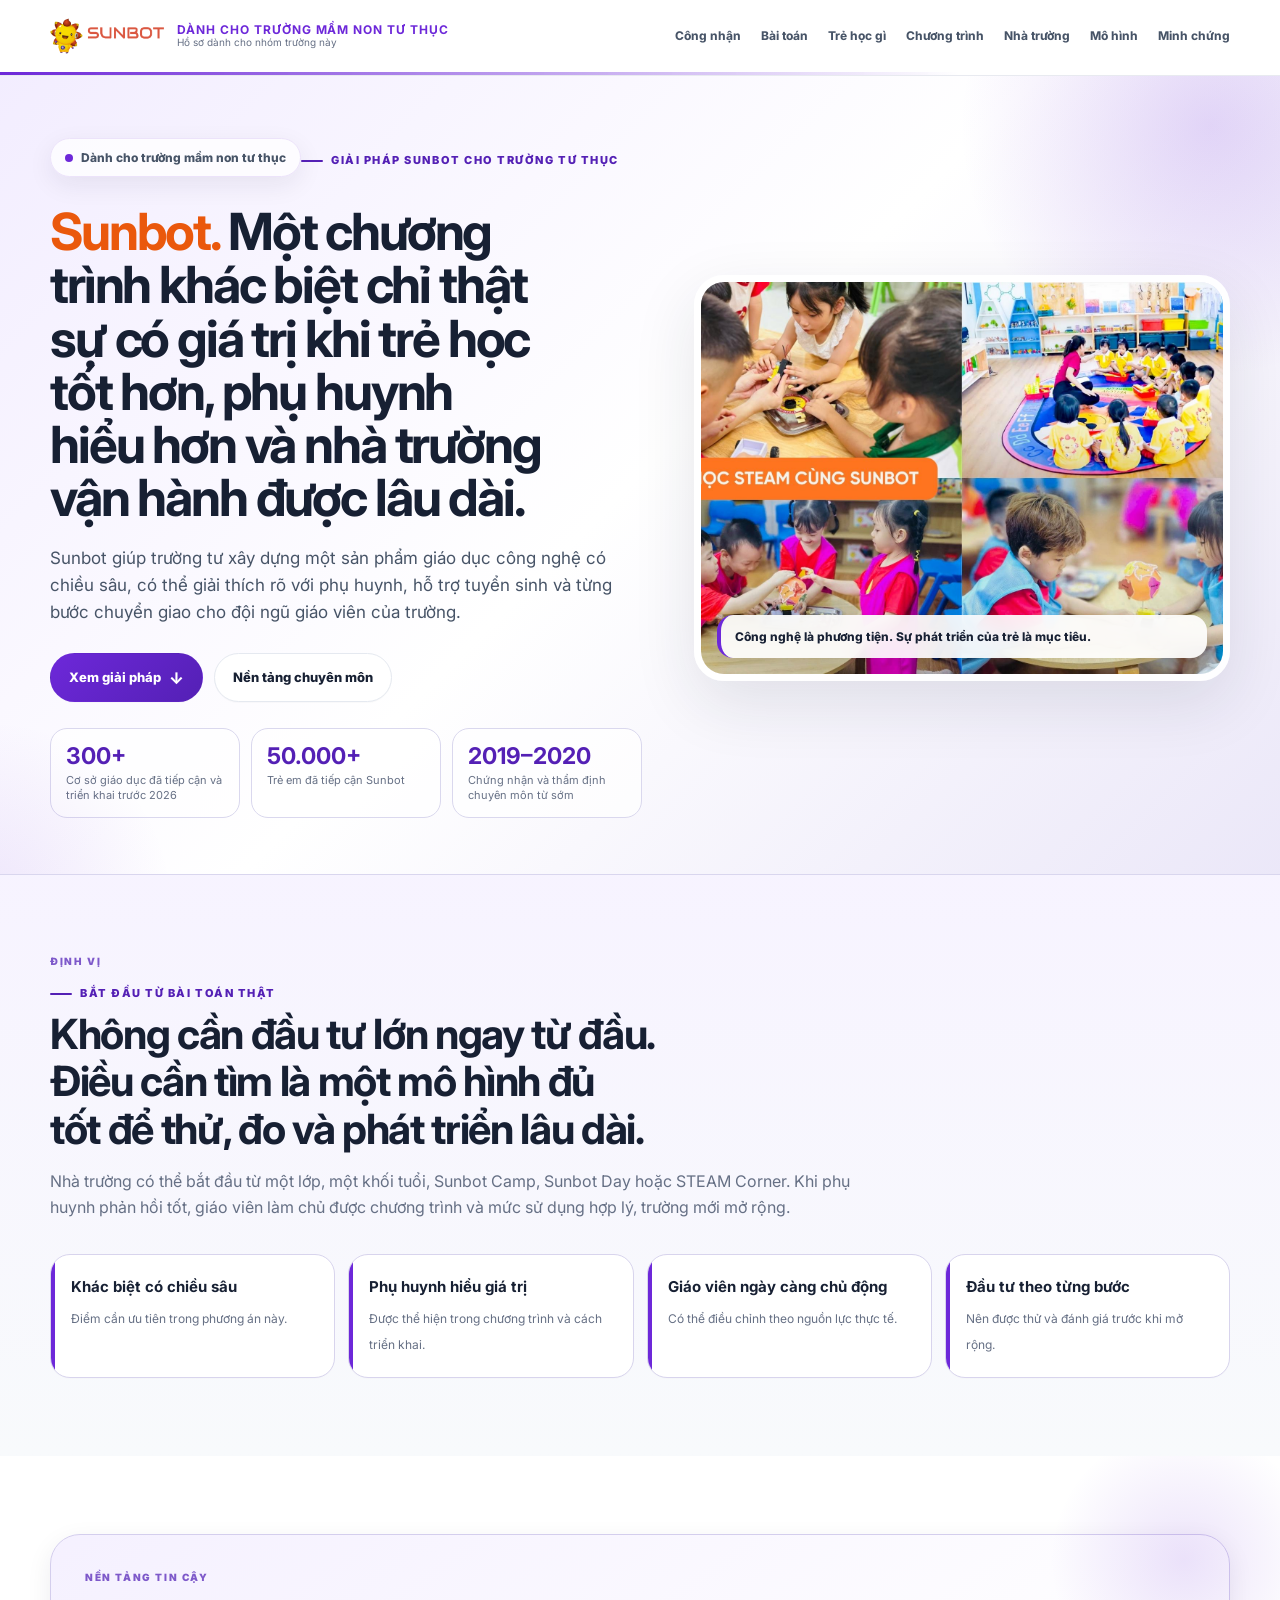
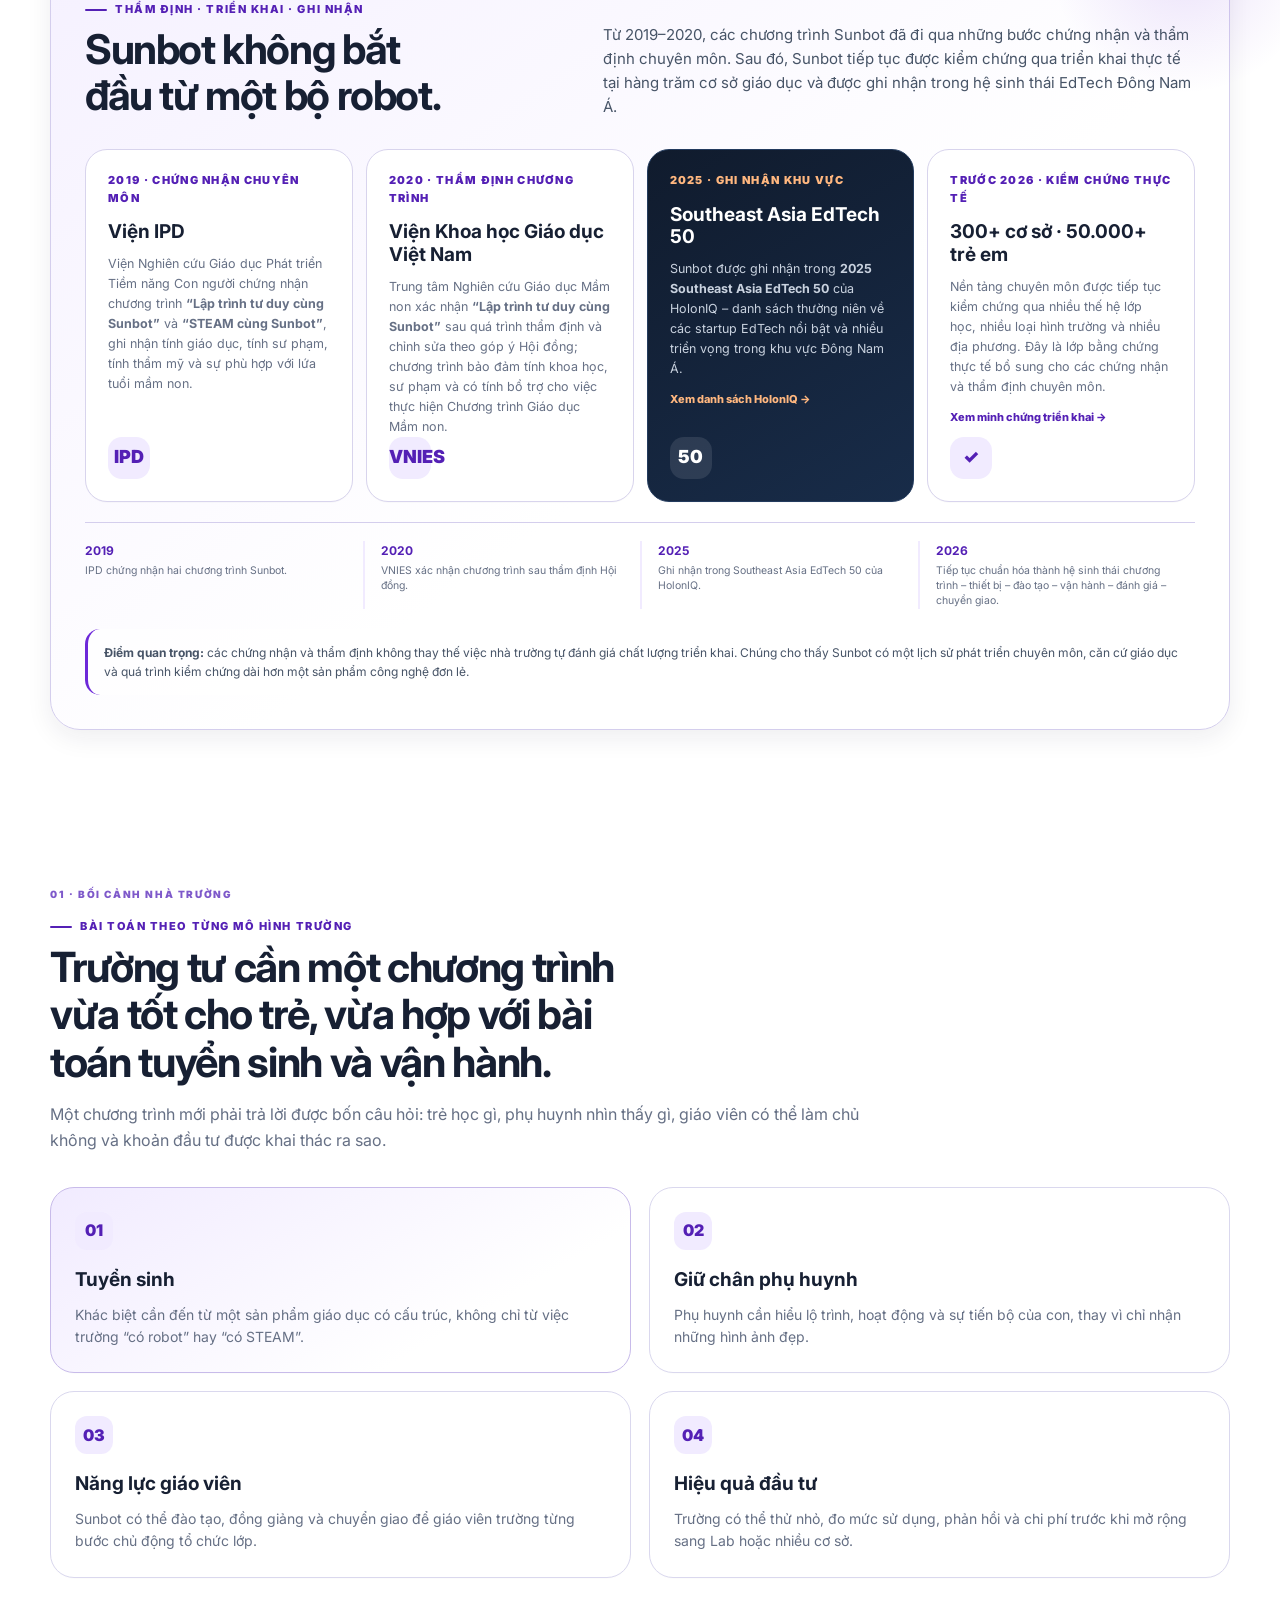
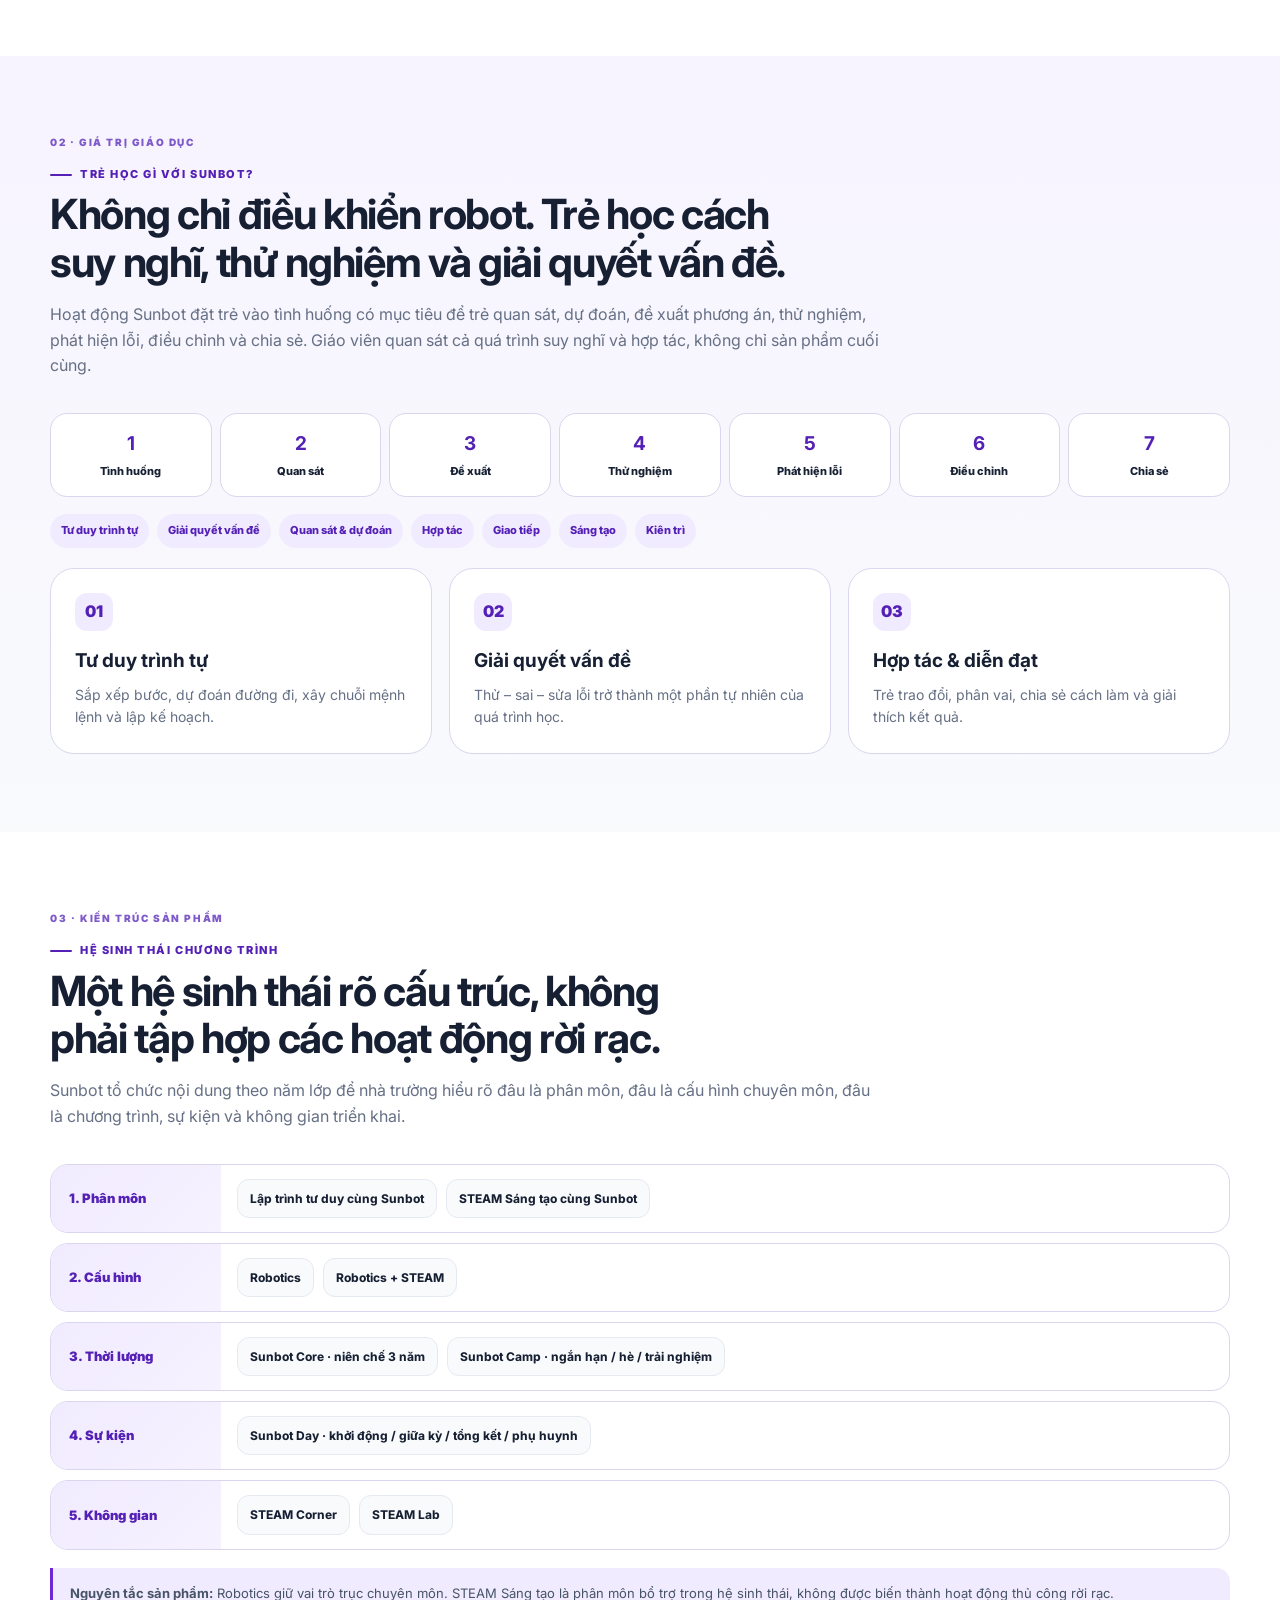
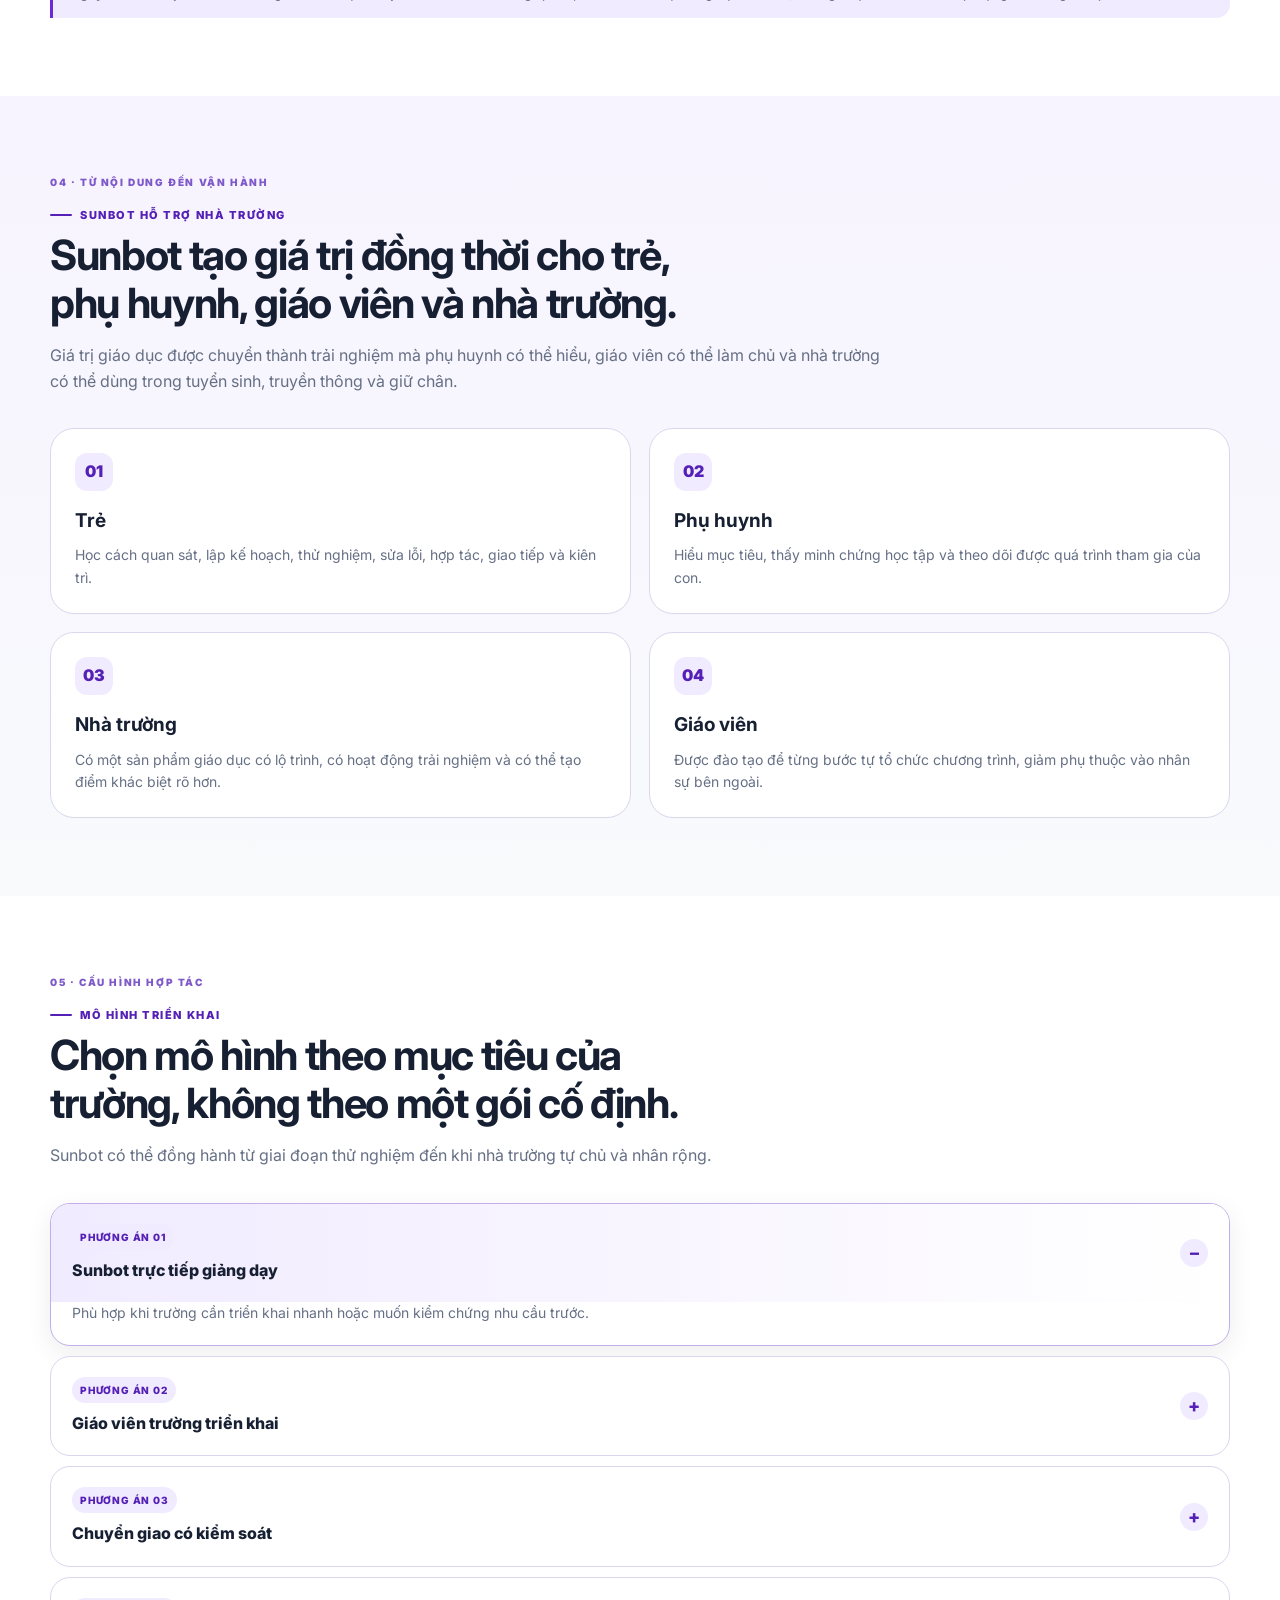
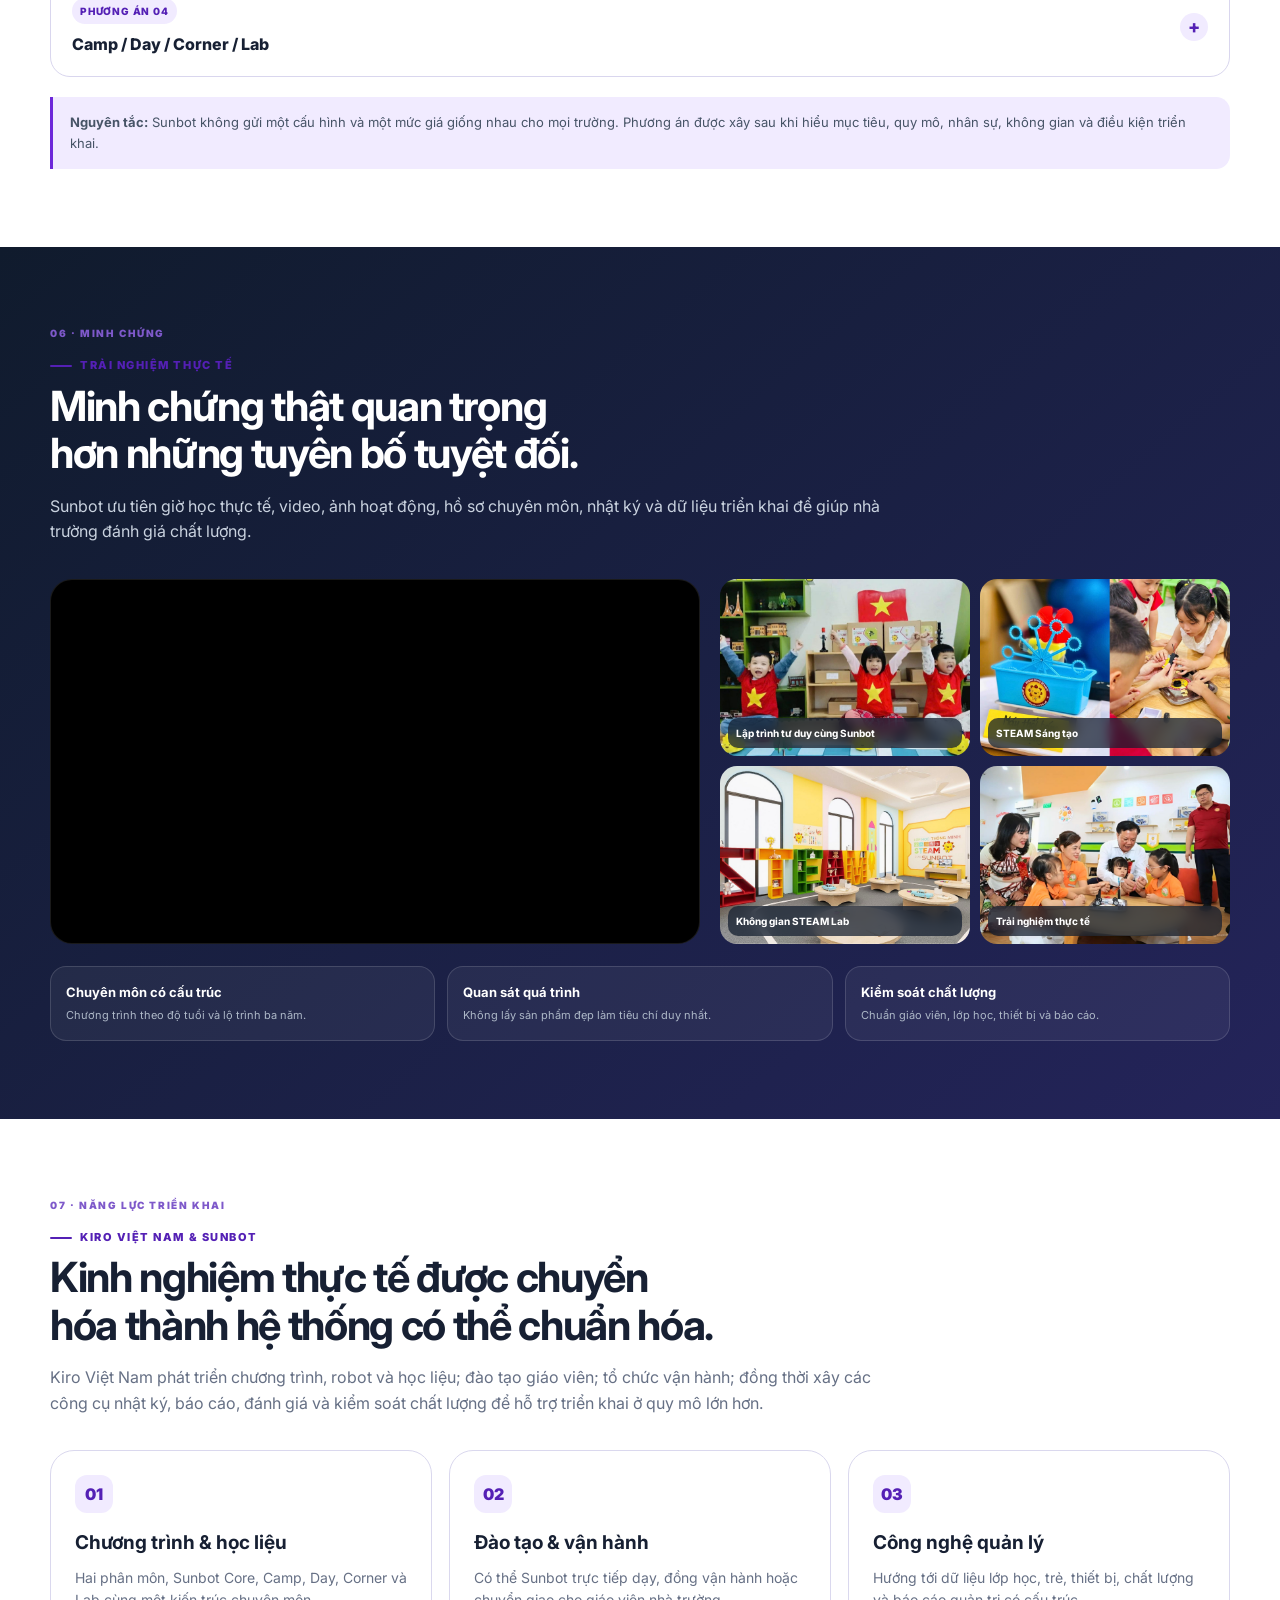
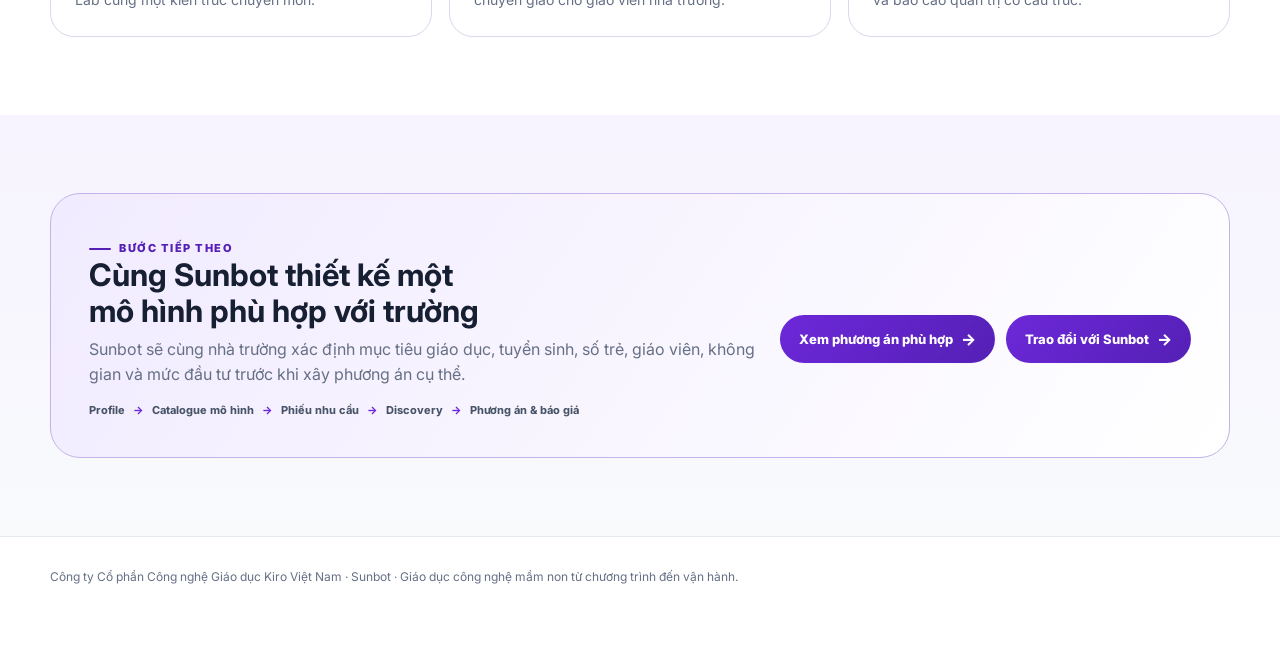
<file: profile-v2/private/index.html>
<!doctype html><html lang="vi"><head><meta charset="utf-8"><meta name="viewport" content="width=device-width,initial-scale=1"><title>Sunbot · Trường tư thục</title><script>(function(){var q=new URLSearchParams(location.search);q.set('audience','private');q.set('guided','1');location.replace('../?'+q.toString());})();</script></head><body></body></html>
</file>
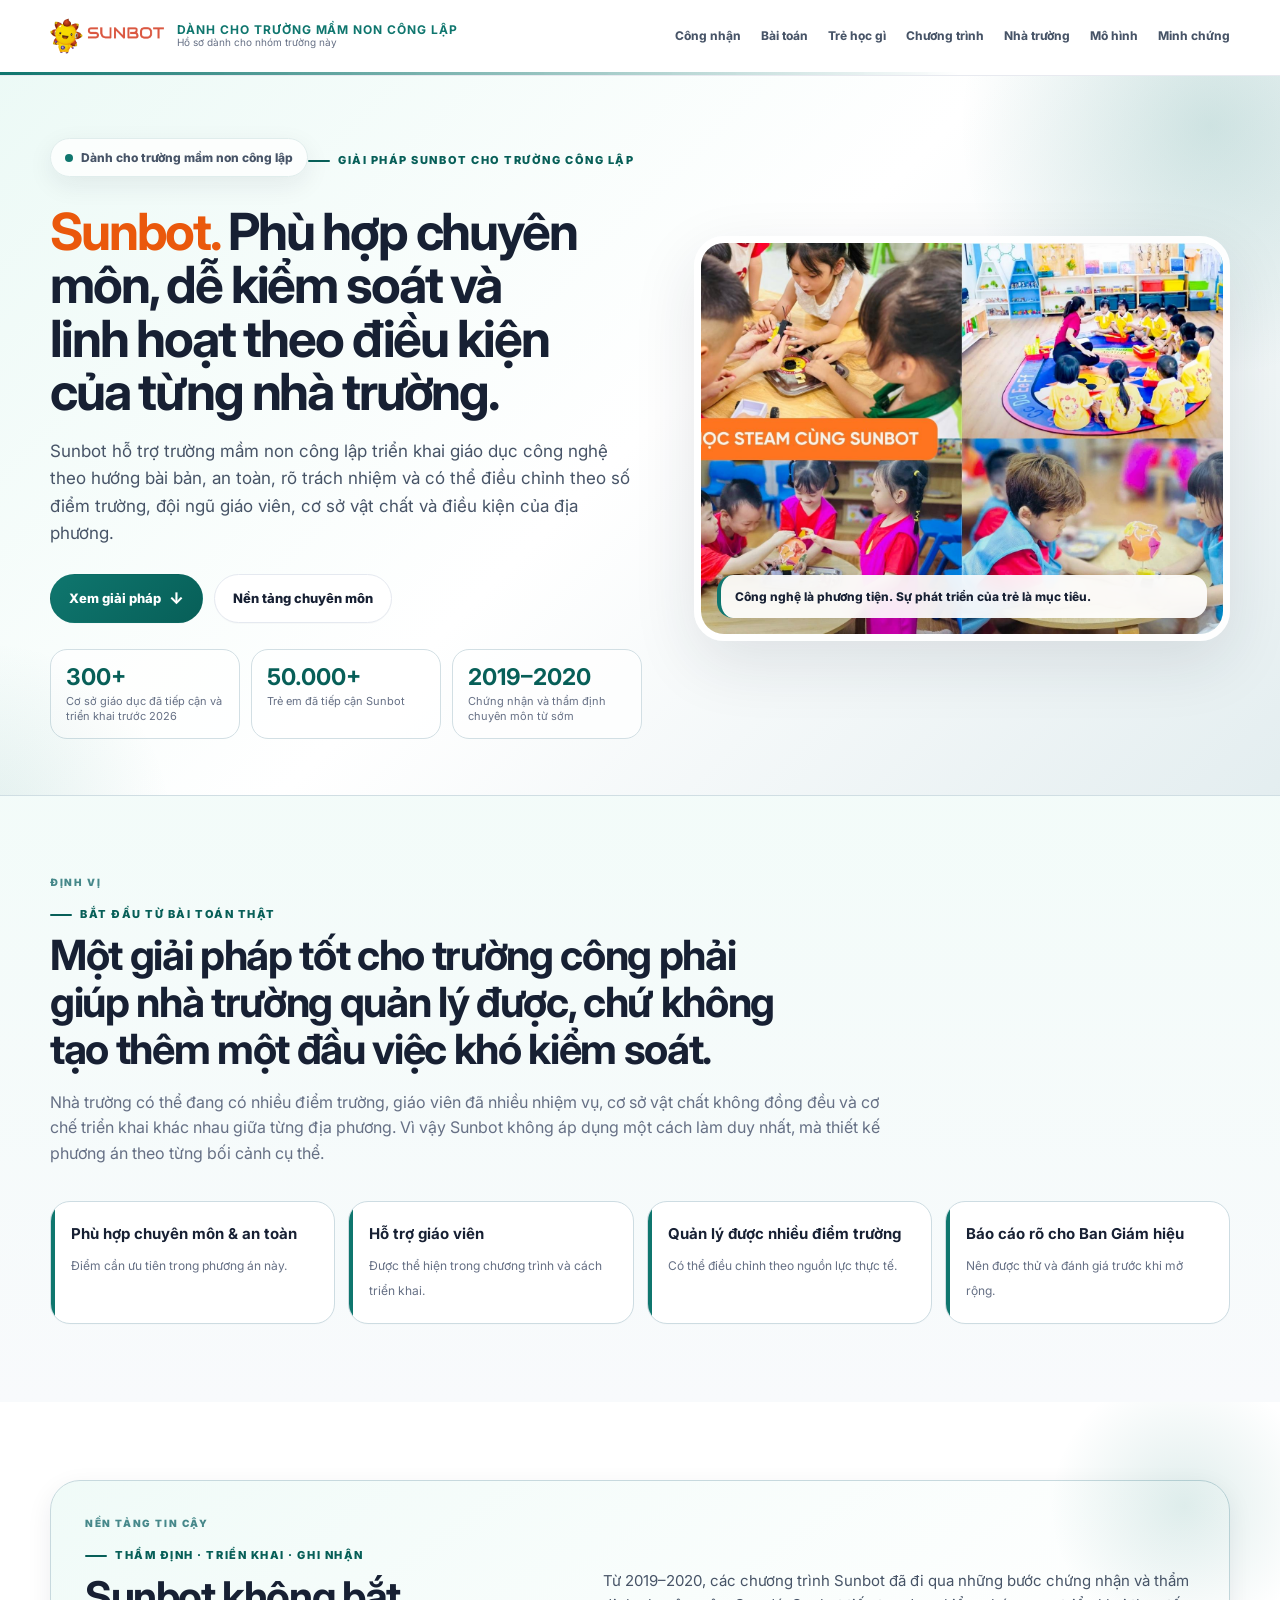
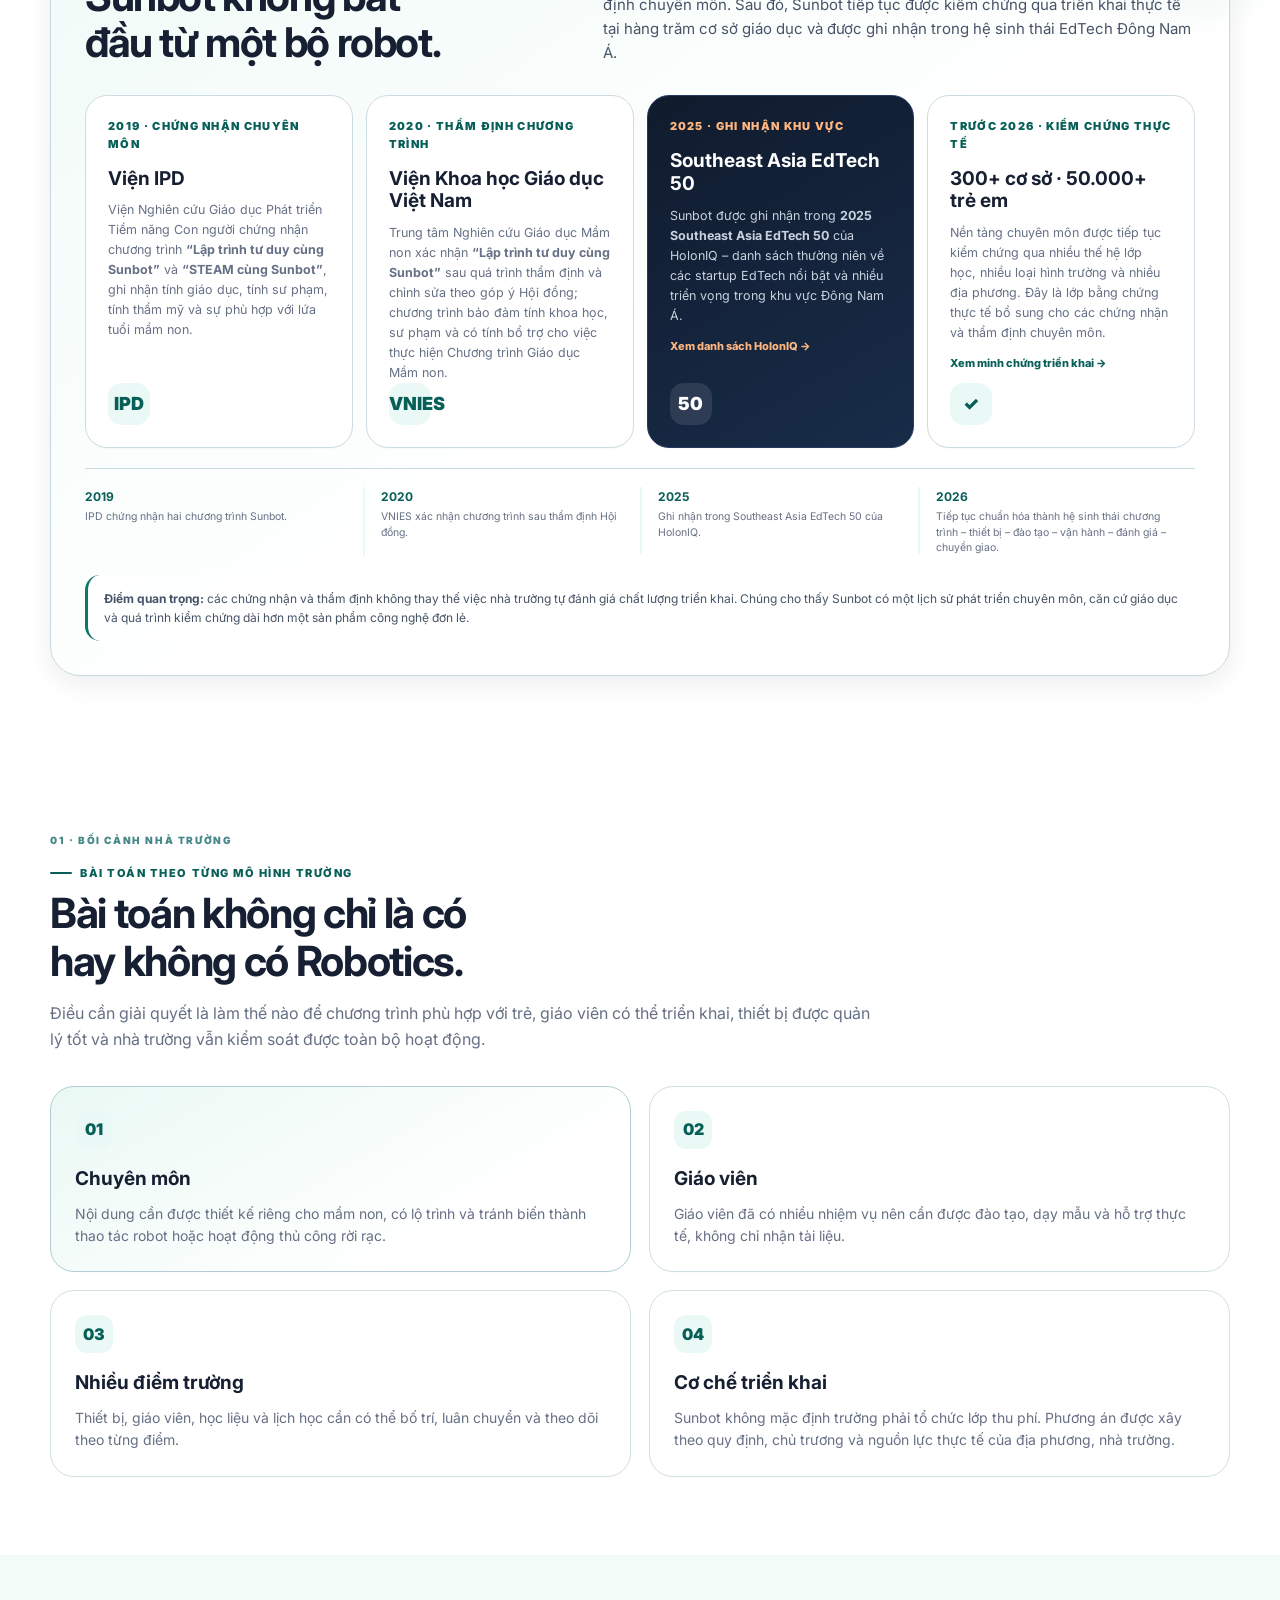
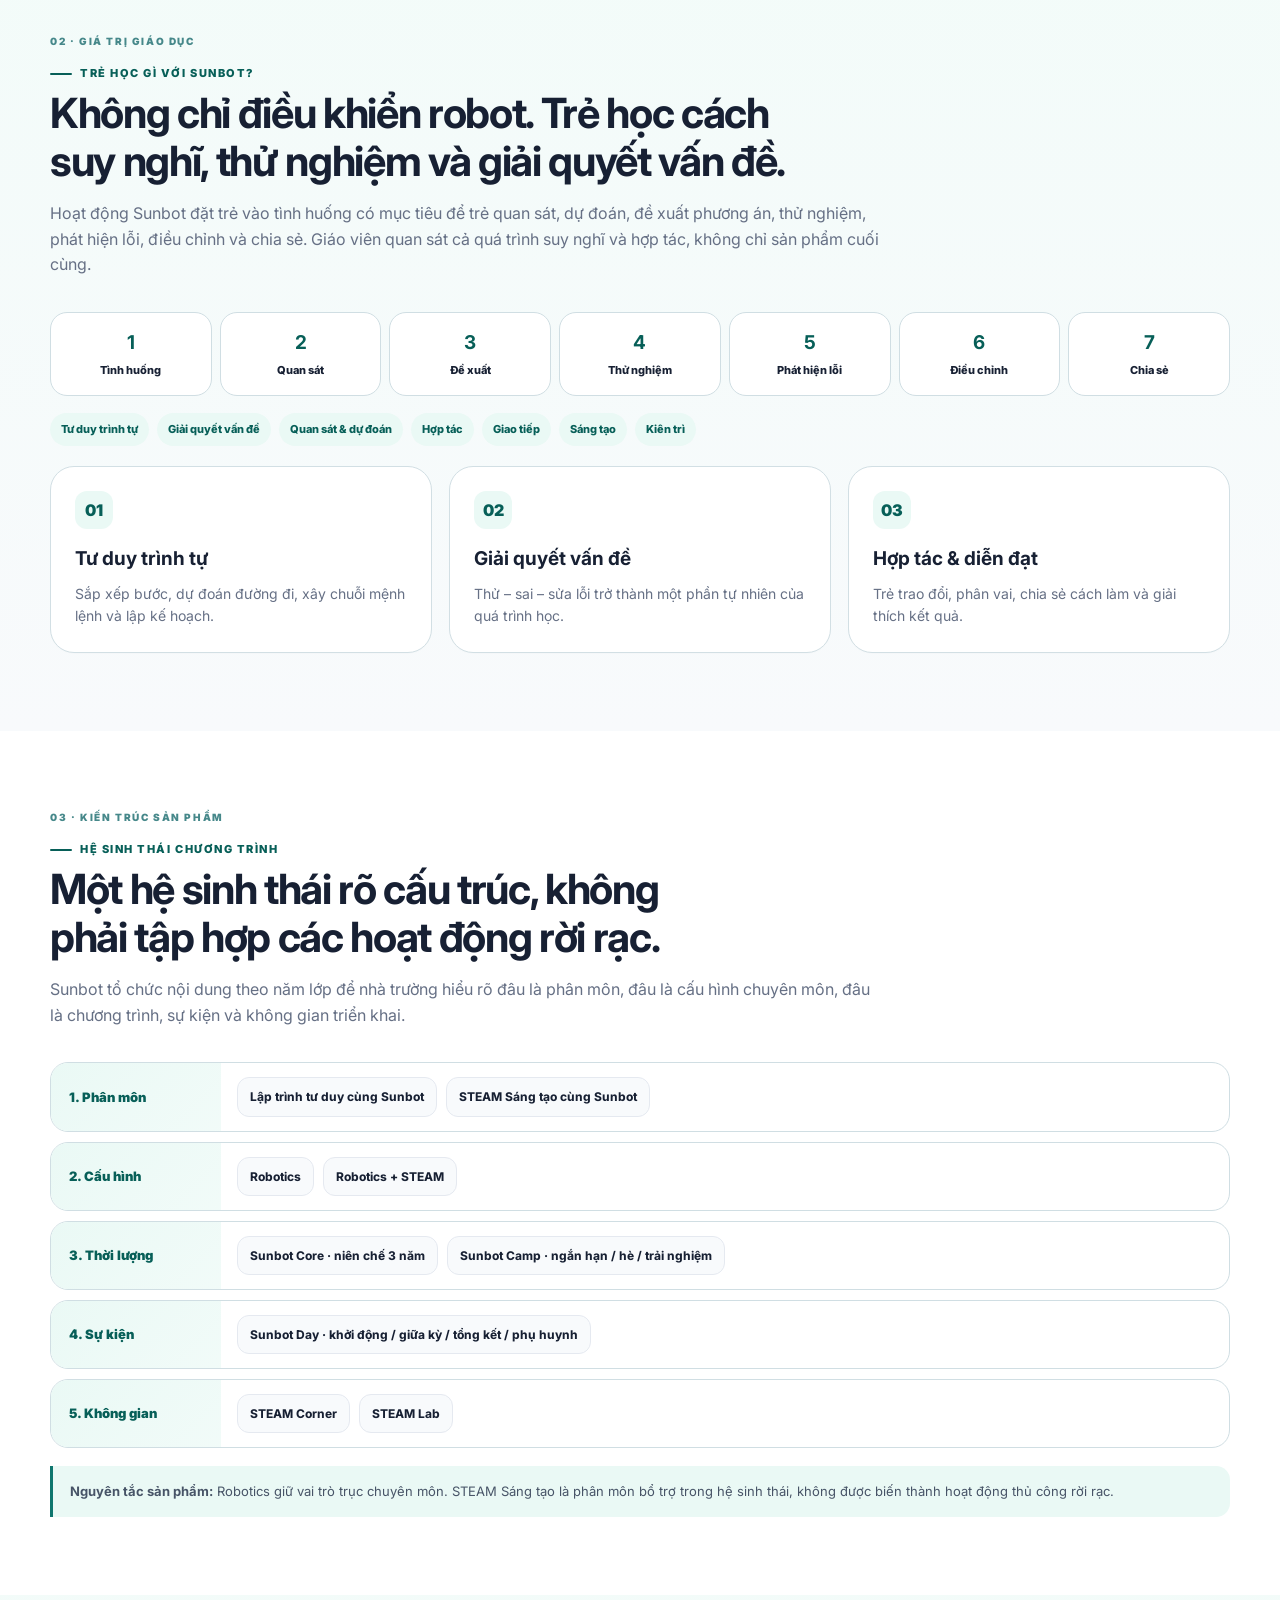
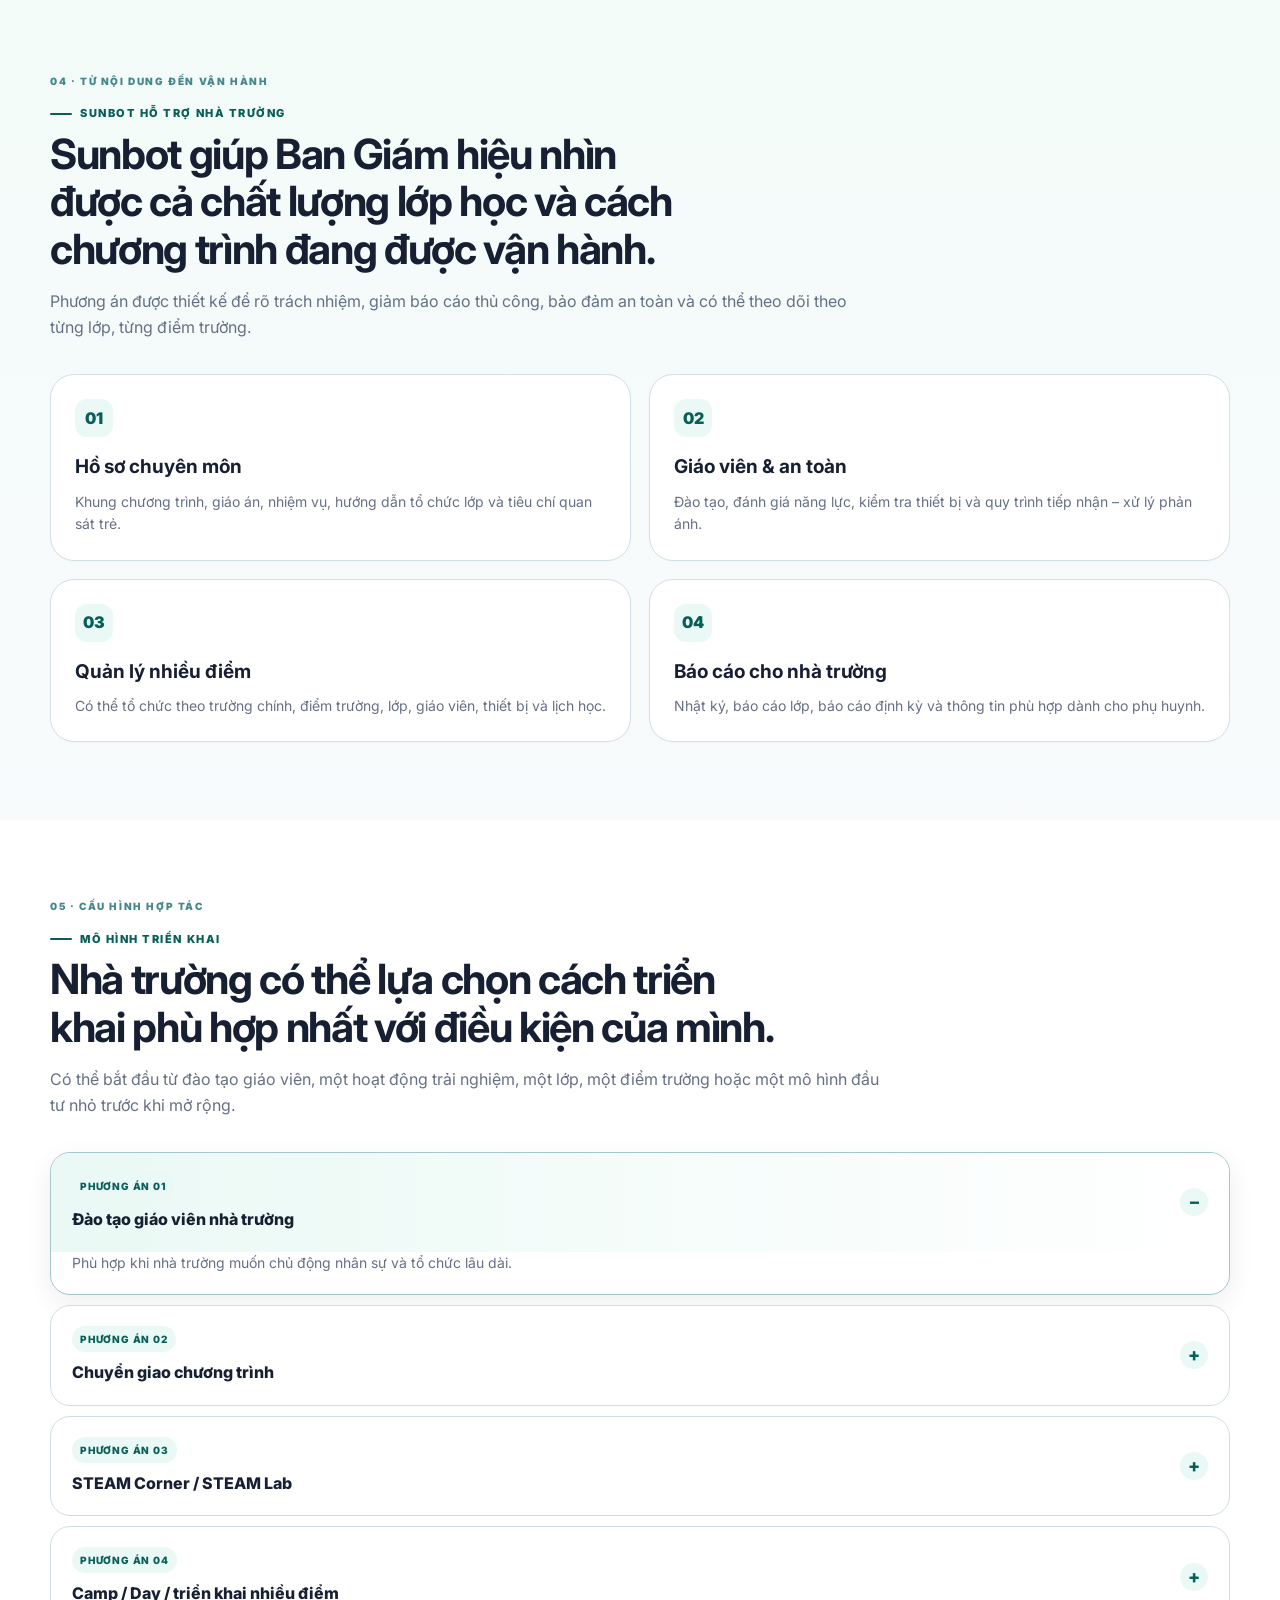
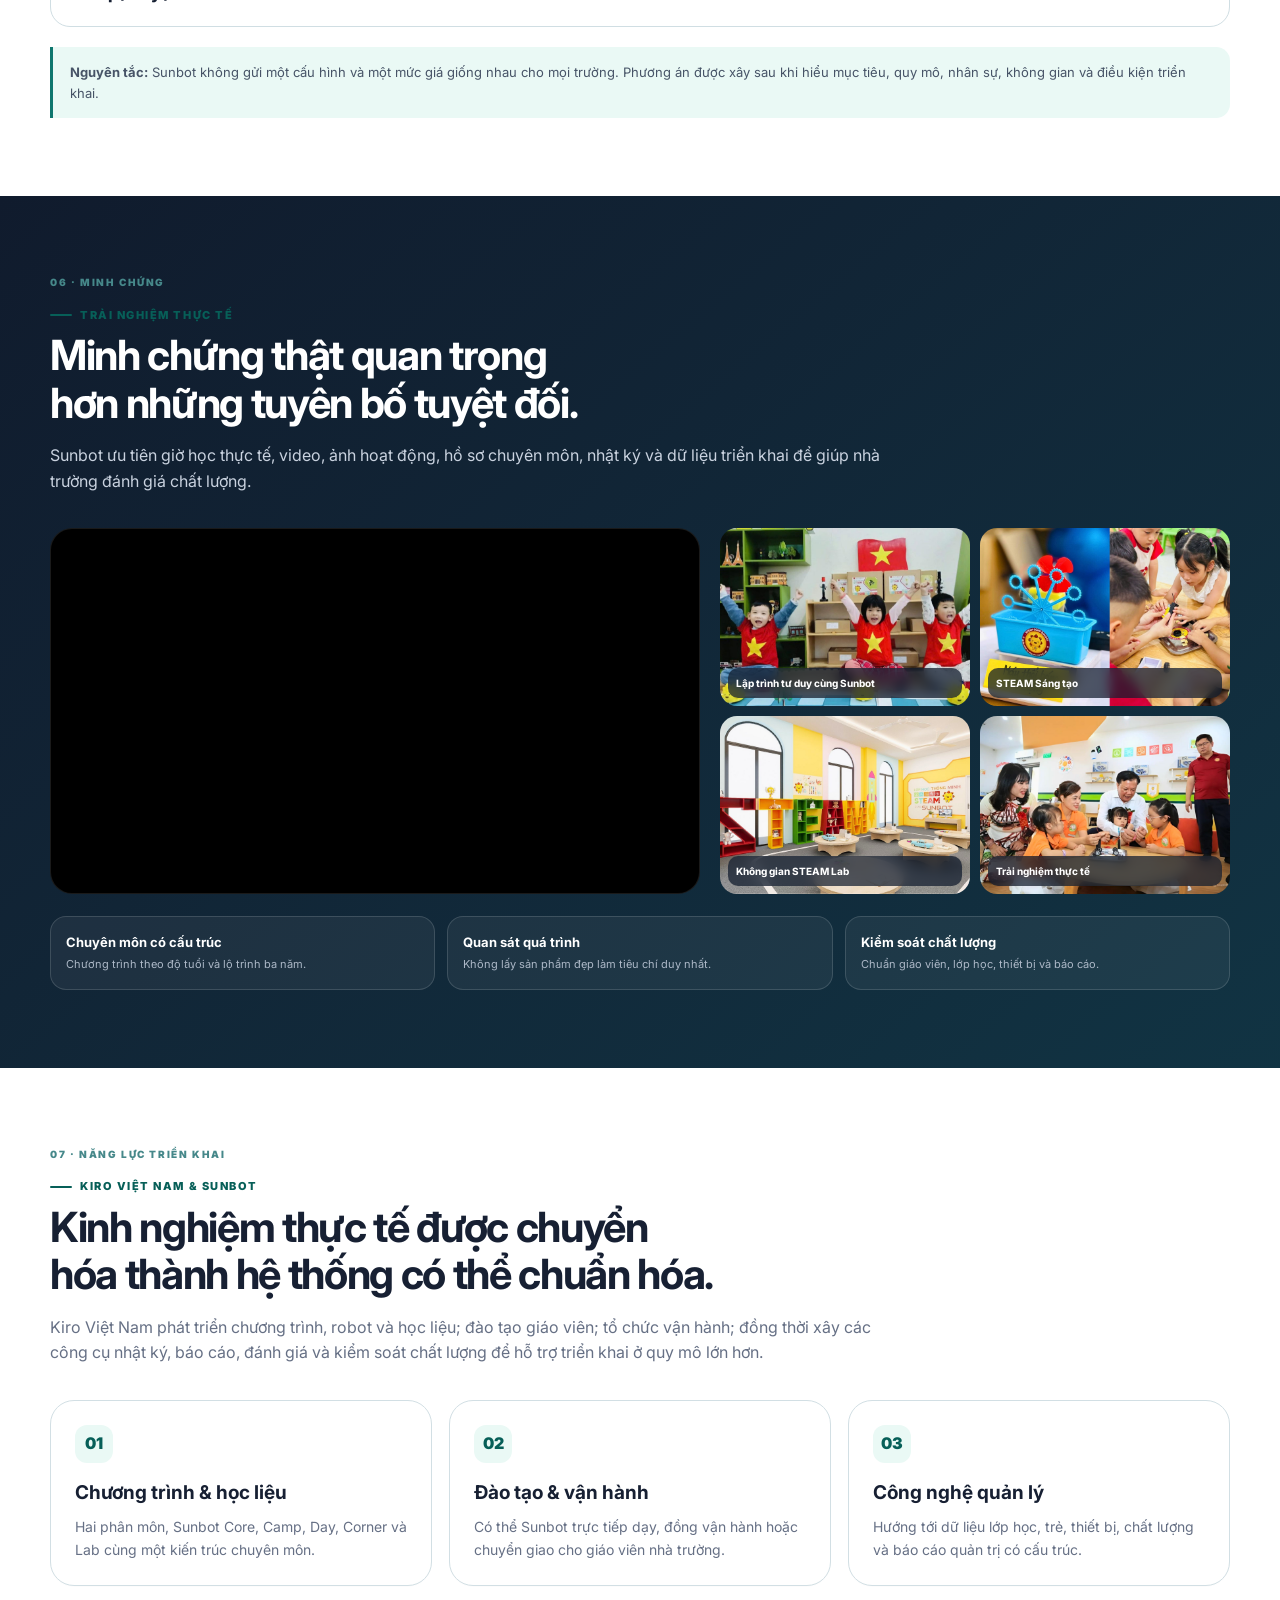
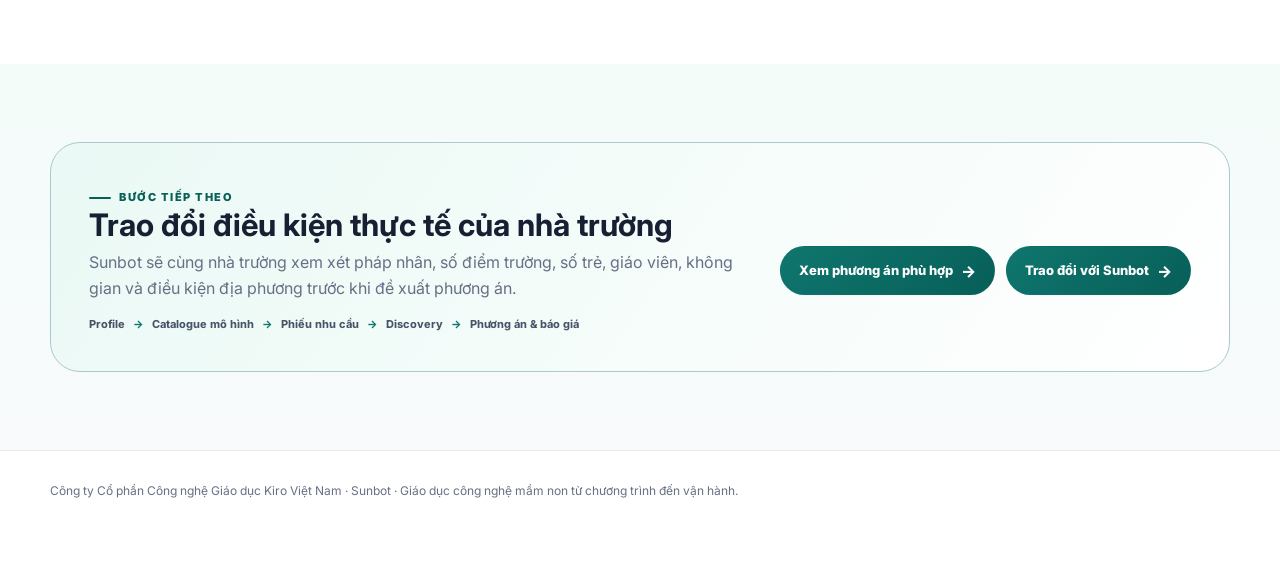
<file: profile-v2/public/index.html>
<!doctype html><html lang="vi"><head><meta charset="utf-8"><meta name="viewport" content="width=device-width,initial-scale=1"><title>Sunbot · Trường công lập</title><script>(function(){var q=new URLSearchParams(location.search);q.set('audience','public');q.set('guided','1');location.replace('../?'+q.toString());})();</script></head><body></body></html>
</file>
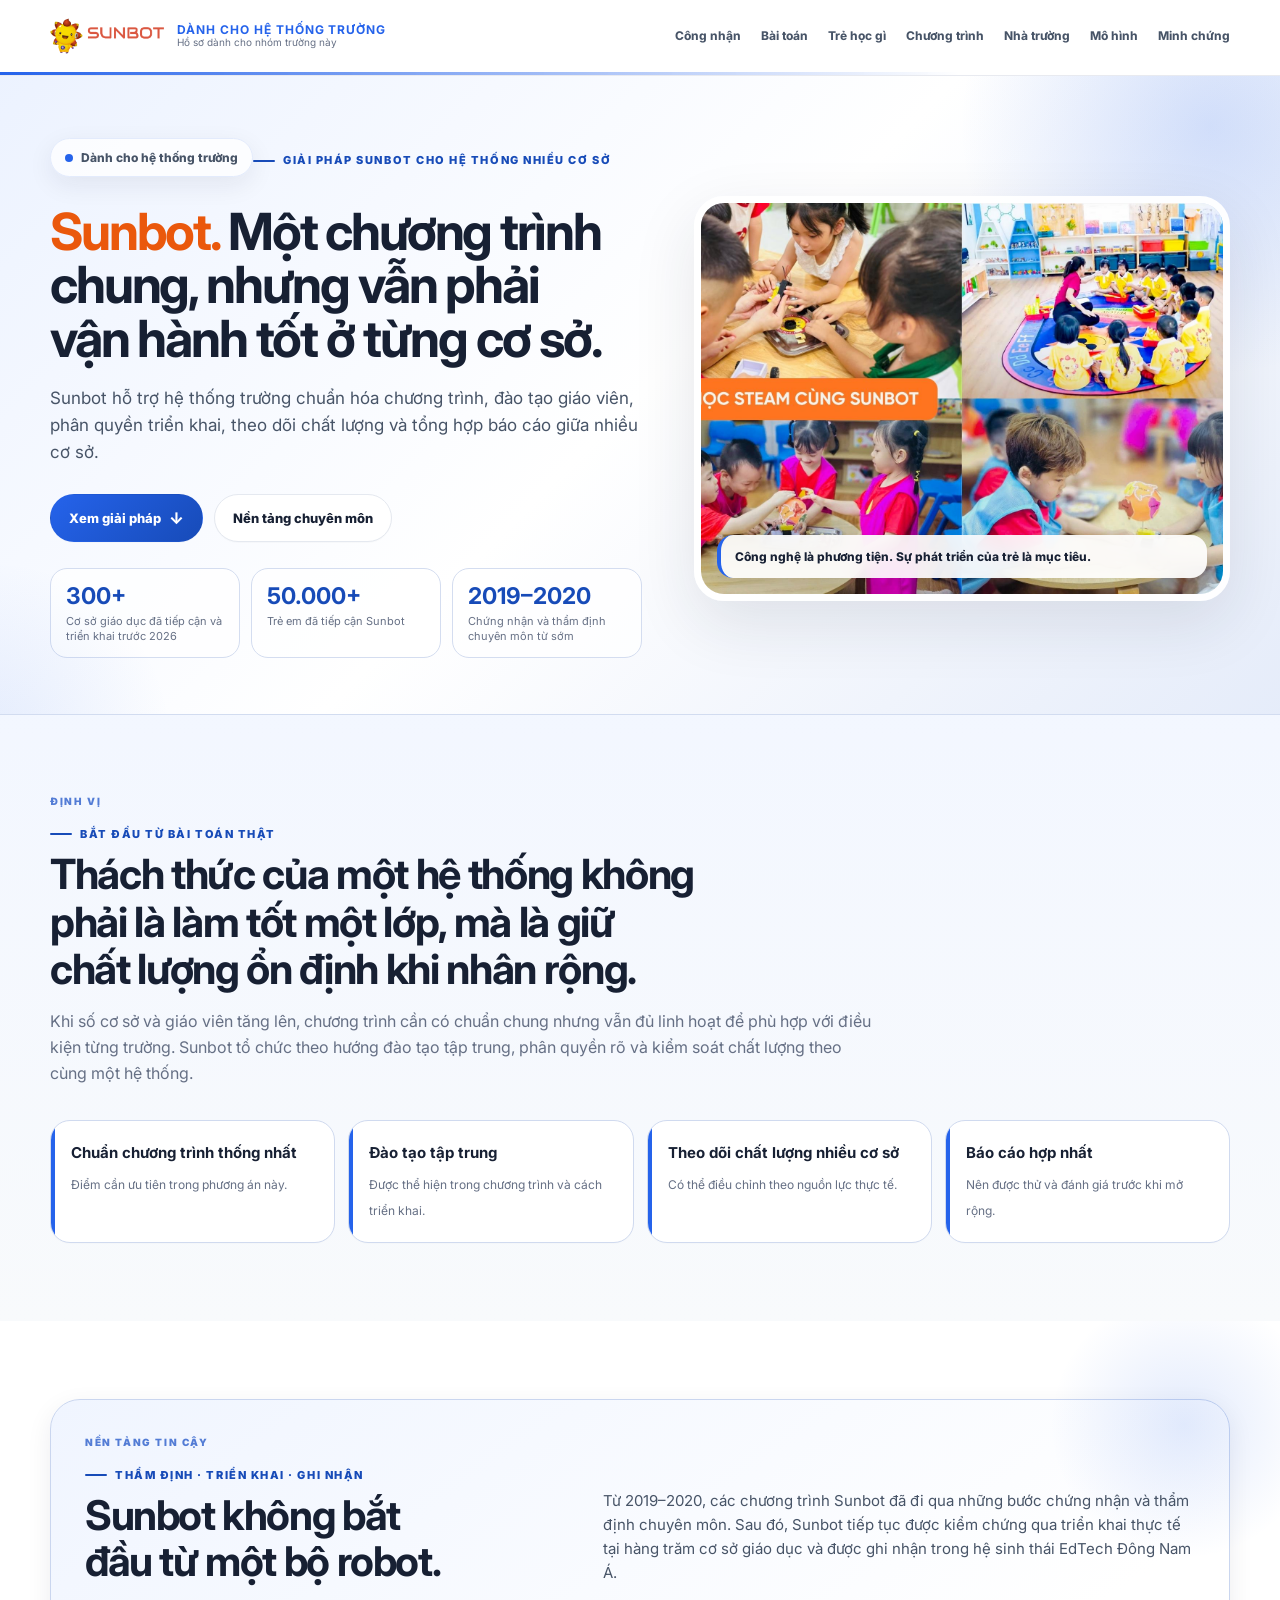
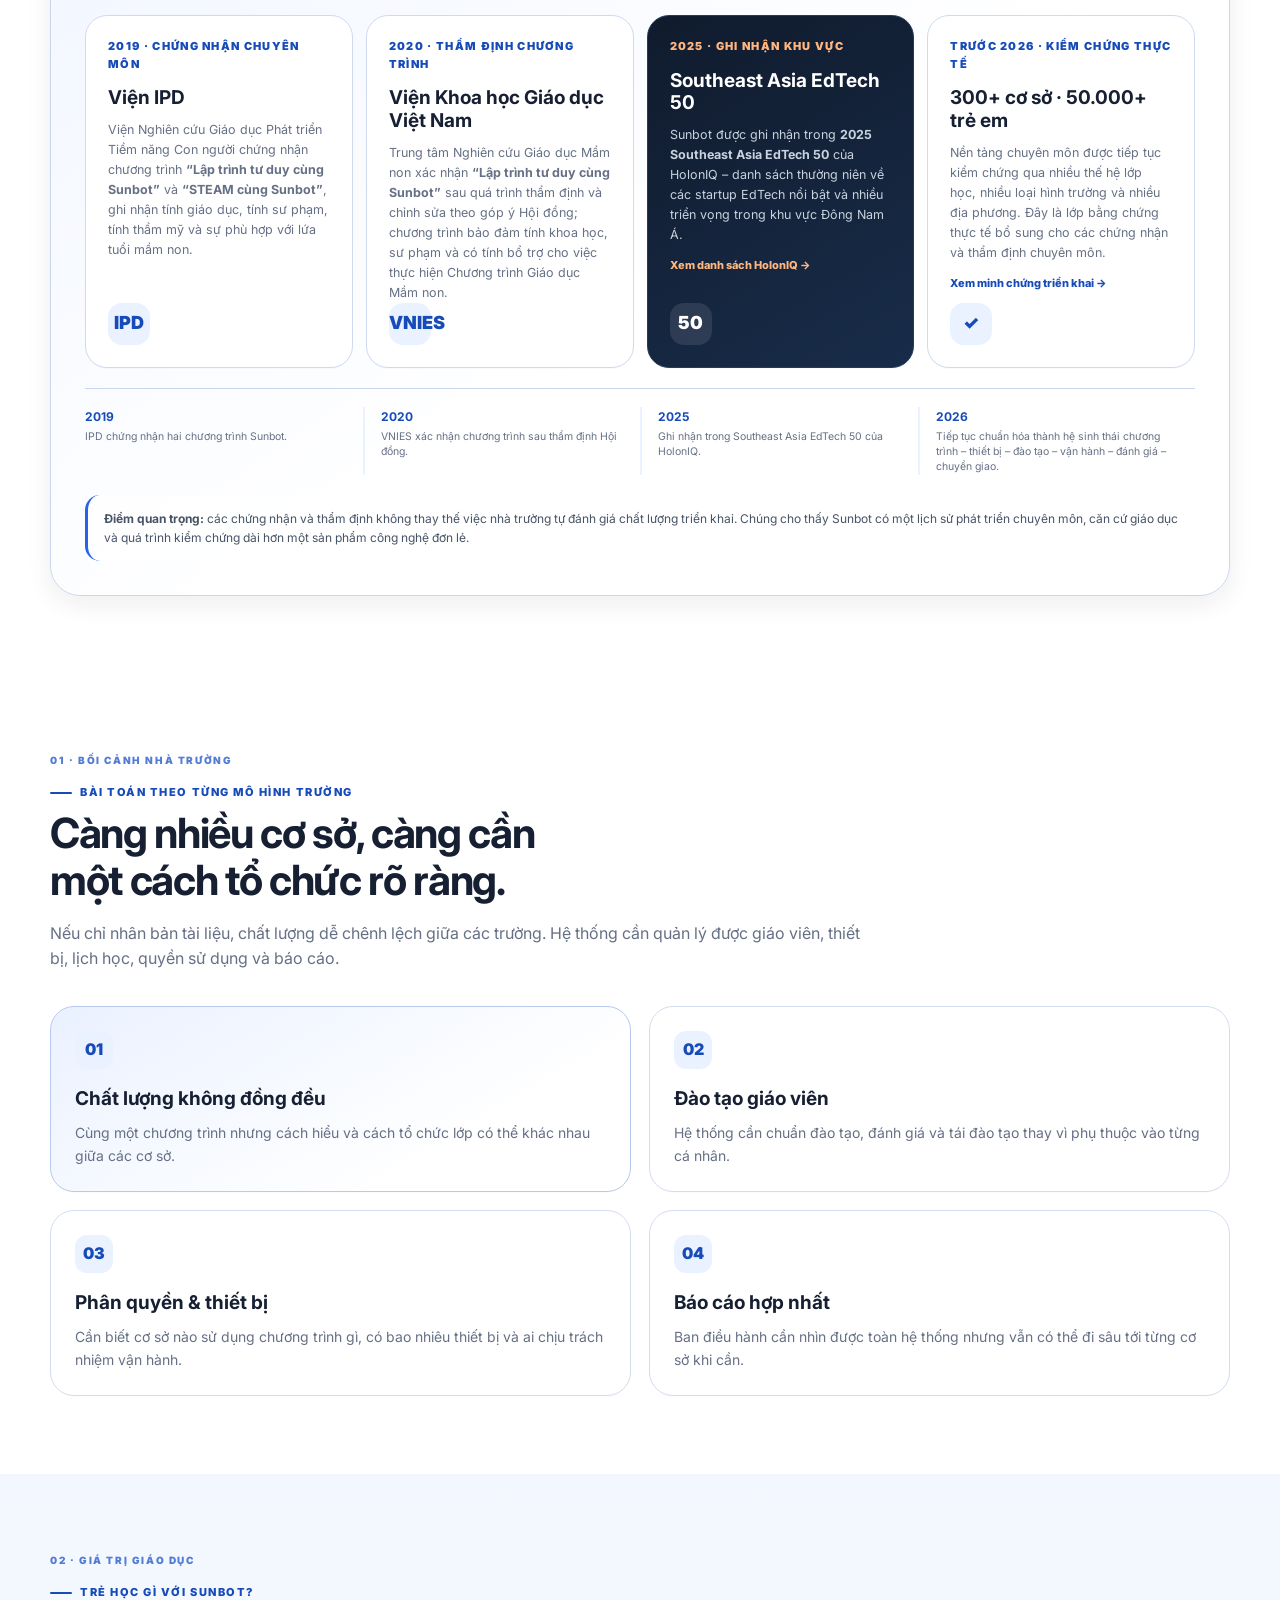
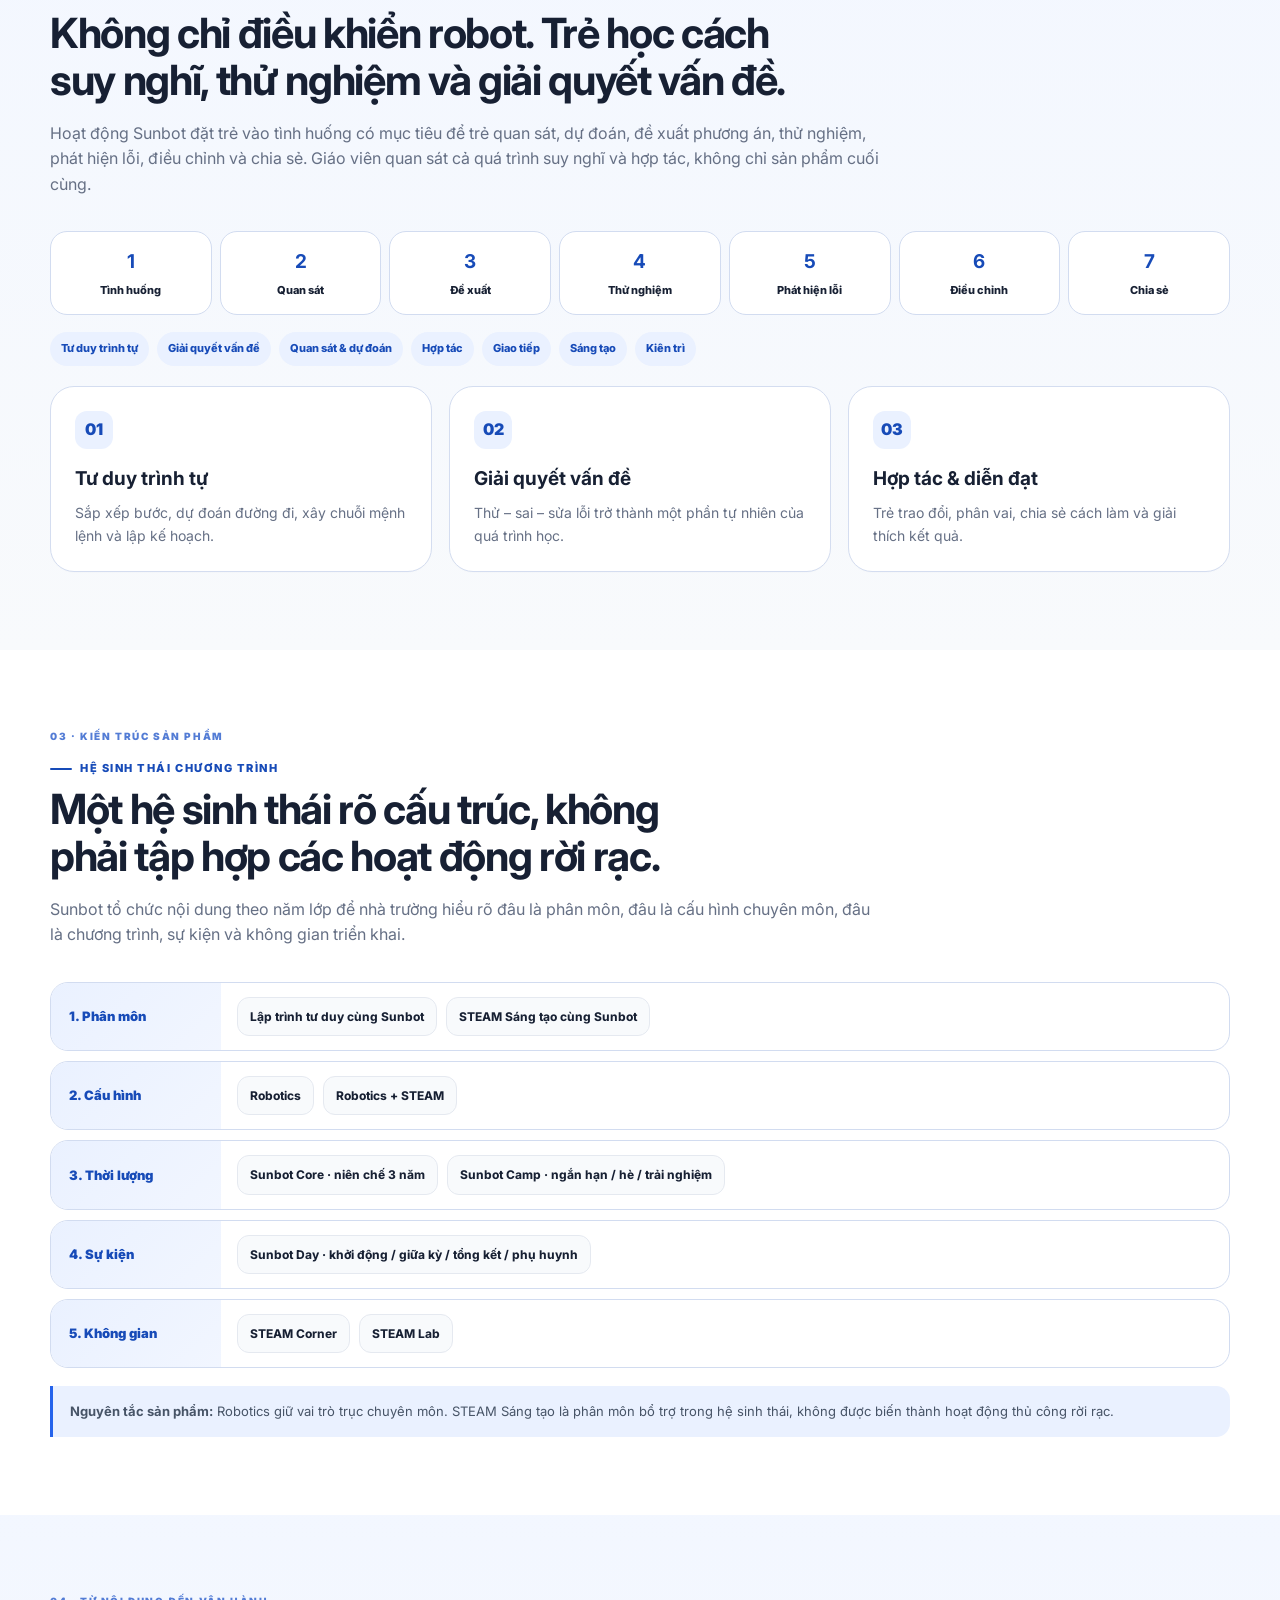
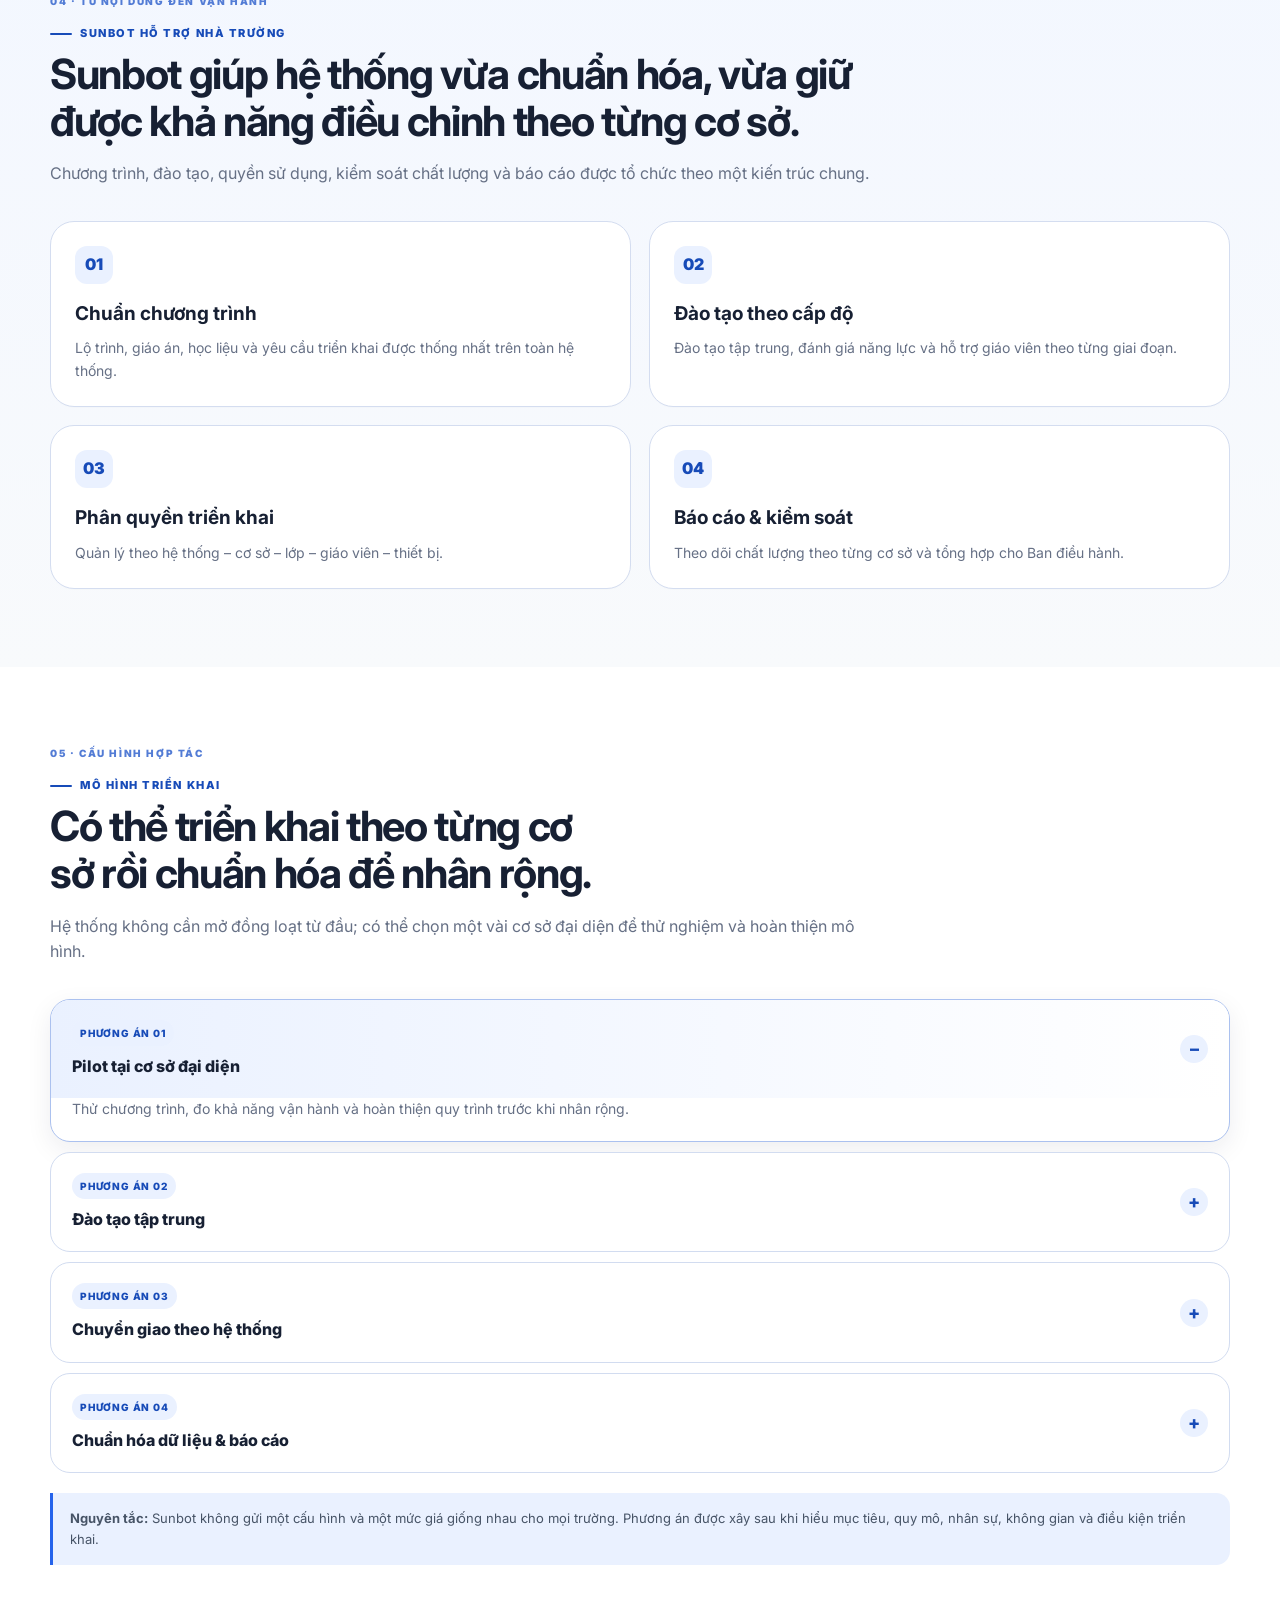
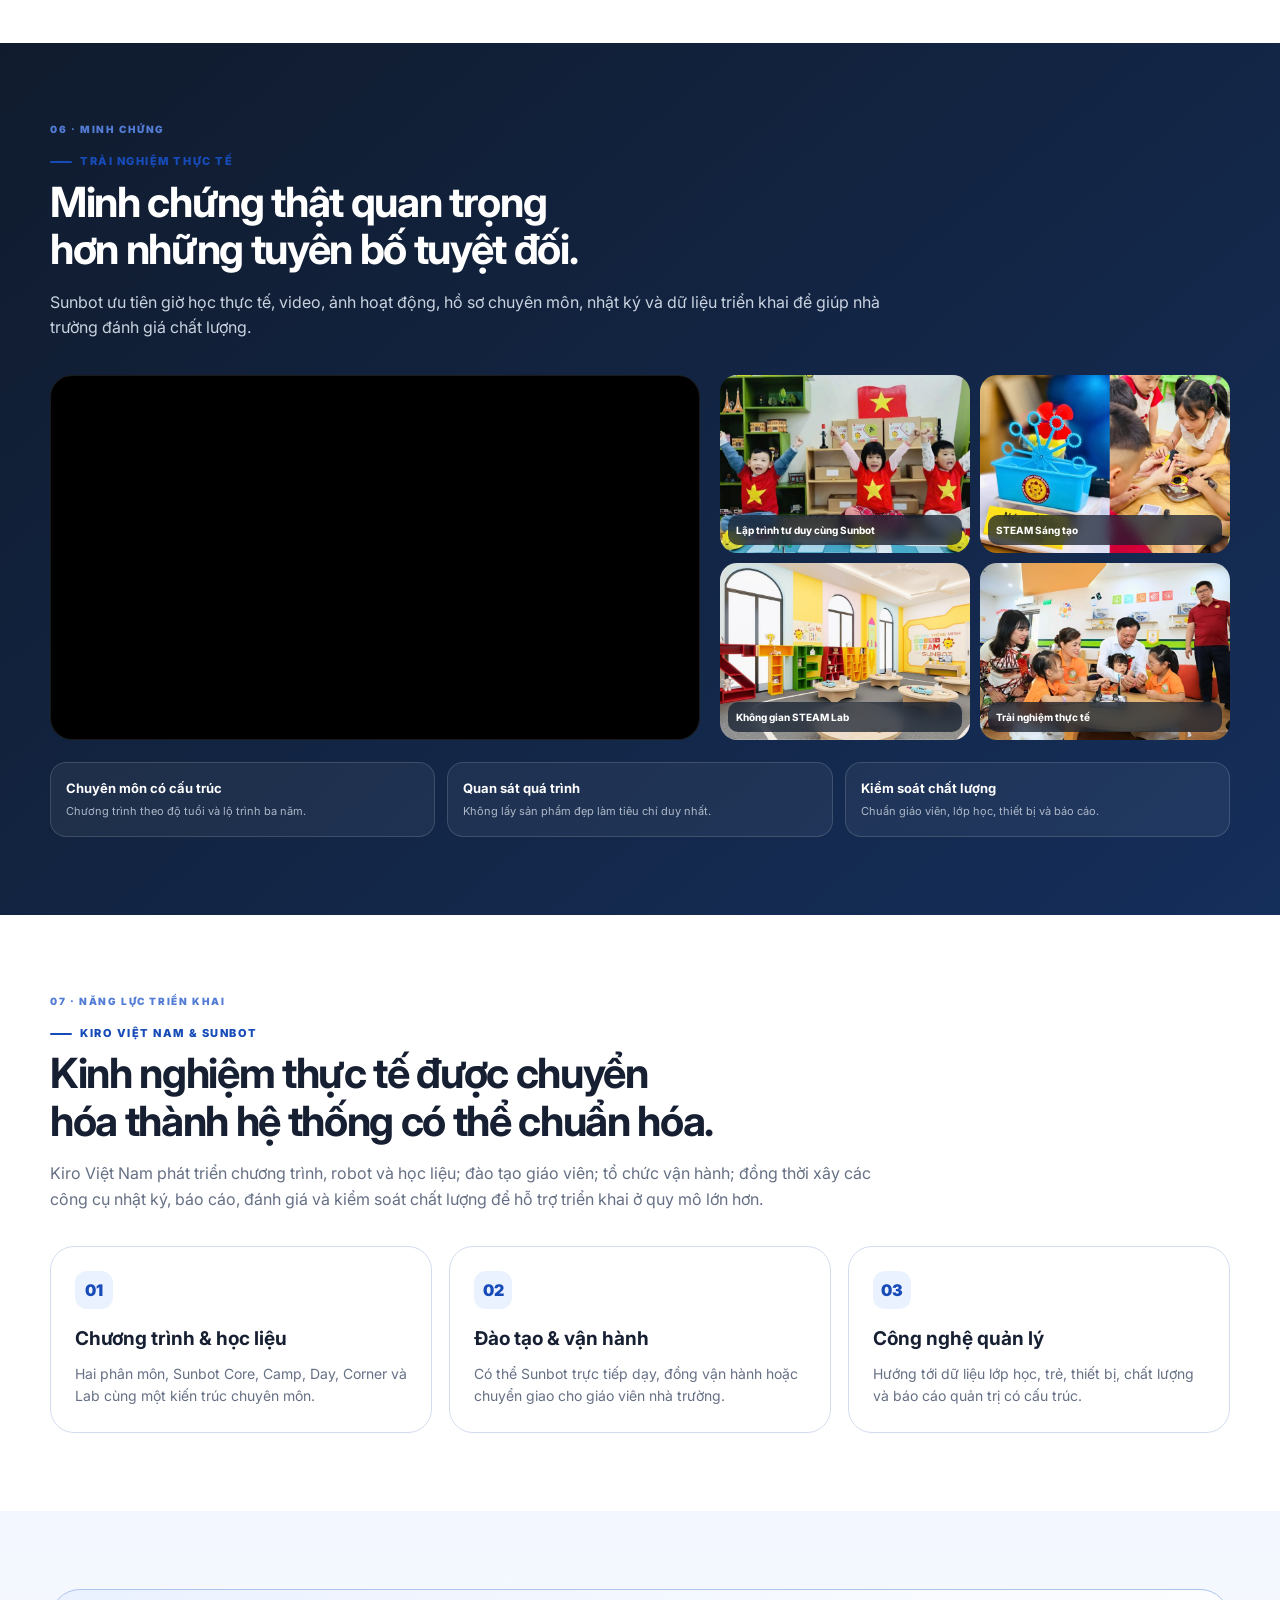
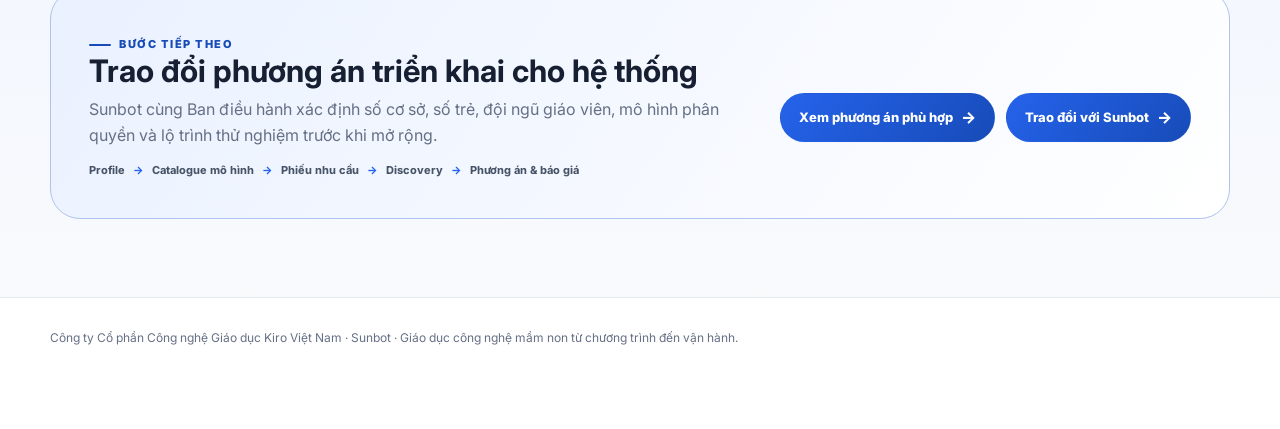
<file: profile-v2/system/index.html>
<!doctype html><html lang="vi"><head><meta charset="utf-8"><meta name="viewport" content="width=device-width,initial-scale=1"><title>Sunbot · Hệ thống trường</title><script>(function(){var q=new URLSearchParams(location.search);q.set('audience','system');q.set('guided','1');location.replace('../?'+q.toString());})();</script></head><body></body></html>
</file>
<file: catalogue/styles.css>
:root{--o:#ea580c;--ink:#172033;--muted:#667085;--line:#e5e9f0;--soft:#f7f8fa;--navy:#101b2d;--accent:#ea580c;--accent-soft:#fff4ec;--shadow:0 20px 56px rgba(24,32,51,.1)}*{box-sizing:border-box}html{scroll-behavior:smooth;scroll-padding-top:84px}body{margin:0;font-family:Inter,Arial,sans-serif;color:var(--ink);line-height:1.6;background:#fff;-webkit-font-smoothing:antialiased}a{text-decoration:none;color:inherit}img{display:block;max-width:100%}.container{width:min(1160px,calc(100% - 40px));margin:auto}.aud-public{--accent:#0f766e;--accent-soft:#ecfdf7}.aud-private{--accent:#6d28d9;--accent-soft:#f5f0ff}.aud-system{--accent:#2563eb;--accent-soft:#eef4ff}nav{position:sticky;top:0;z-index:40;background:rgba(255,255,255,.94);backdrop-filter:blur(16px);border-bottom:1px solid var(--line)}.navin{height:72px;display:flex;align-items:center;justify-content:space-between;gap:20px}.brand{display:flex;align-items:center;gap:12px}.brand img{height:36px}.brand span{display:grid;line-height:1.2}.brand b{font-size:13px}.brand small{font-size:11px;color:var(--muted)}.back{font-size:13px;font-weight:800;color:#475467}.hero{position:relative;overflow:hidden;padding:70px 0;background:linear-gradient(135deg,var(--accent-soft),#fff 54%,#eef4ff)}.hero:after{content:"";position:absolute;width:440px;height:440px;right:-170px;top:-180px;border-radius:50%;background:radial-gradient(circle,color-mix(in srgb,var(--accent) 16%,transparent),transparent 70%)}.hero-grid{display:grid;grid-template-columns:1fr .92fr;gap:52px;align-items:center;position:relative;z-index:1}.audience-chip{display:inline-flex;padding:8px 12px;border-radius:999px;background:#fff;border:1px solid color-mix(in srgb,var(--accent) 25%,var(--line));color:var(--accent);font-size:12px;font-weight:800;margin-bottom:13px}.eyebrow,.head>span,.cta>div>span{font-size:11px;font-weight:900;letter-spacing:.14em;text-transform:uppercase;color:var(--accent)}h1{font-size:clamp(40px,4.8vw,62px);line-height:1.06;letter-spacing:-.04em;margin:14px 0 20px;max-width:18ch;text-wrap:balance}.hero p,.head p,.cta p{color:var(--muted);font-size:16px}.hero-visual{position:relative}.heroimg{width:100%;aspect-ratio:4/3;object-fit:cover;border-radius:30px;border:7px solid #fff;box-shadow:var(--shadow)}.hero-note{position:absolute;left:18px;right:18px;bottom:18px;padding:13px 15px;border-radius:16px;background:rgba(255,255,255,.92);backdrop-filter:blur(10px);font-size:12px;font-weight:750;box-shadow:0 12px 30px rgba(0,0,0,.12)}.actions{display:flex;gap:12px;flex-wrap:wrap;margin-top:28px}.btn{display:inline-flex;align-items:center;justify-content:center;padding:13px 18px;border:1px solid var(--line);border-radius:999px;font-weight:800;font-size:13px;background:#fff}.btn.primary{background:var(--accent);color:#fff;border-color:var(--accent)}section{padding:72px 0}.soft{background:linear-gradient(180deg,#fbfcfe,#f6f8fb)}.head{max-width:830px;margin-bottom:32px}.head h2,.cta h2{font-size:clamp(29px,3.6vw,46px);line-height:1.14;letter-spacing:-.032em;margin:8px 0 14px;text-wrap:balance}.intro-band{padding:30px 0;background:#fff;border-bottom:1px solid var(--line)}.six{display:grid;grid-template-columns:repeat(6,1fr);gap:10px}.six>div{padding:15px;border-radius:17px;background:var(--accent-soft);border:1px solid color-mix(in srgb,var(--accent) 14%,var(--line))}.six b{display:block;color:var(--accent);font-size:12px}.six span{display:block;font-size:12px;font-weight:750;margin-top:3px}.guided-section{background:linear-gradient(135deg,#fff,#fbfcff)}.guided-grid{display:grid;grid-template-columns:repeat(3,1fr);gap:16px}.guided-card{padding:23px;border:1px solid var(--line);border-radius:22px;background:#fff;box-shadow:0 8px 26px rgba(24,32,51,.05)}.guided-card strong{display:block;font-size:18px;margin-bottom:7px}.guided-card p{margin:0;color:var(--muted);font-size:14px}.guided-card a{display:inline-flex;margin-top:16px;color:var(--accent);font-size:12px;font-weight:850}.model-map{display:grid;grid-template-columns:repeat(12,1fr);gap:14px}.map-group{position:relative;padding:22px;border-radius:24px;background:#fff;border:1px solid var(--line);overflow:hidden;box-shadow:0 8px 24px rgba(24,32,51,.04)}.map-group:before{content:"";position:absolute;left:0;top:0;right:0;height:5px;background:var(--group)}.group-a{--group:#ea580c;grid-column:span 4}.group-b{--group:#0f766e;grid-column:span 8}.group-c{--group:#6d28d9;grid-column:span 6}.group-d{--group:#d97706;grid-column:span 6}.group-e{--group:#2563eb;grid-column:1/-1}.group-head{display:flex;gap:12px;align-items:flex-start;margin-bottom:14px}.group-head>span{width:38px;height:38px;border-radius:12px;display:grid;place-items:center;background:color-mix(in srgb,var(--group) 12%,white);color:var(--group);font-weight:900;flex:none}.group-head small{font-size:10px;letter-spacing:.1em;font-weight:900;color:var(--group)}.group-head h3{margin:3px 0 0;font-size:18px;line-height:1.25}.map-group>p{margin:14px 0 0;color:var(--muted);font-size:13px}.model-chip{display:grid;grid-template-columns:34px 1fr auto;gap:10px;align-items:center;padding:11px 12px;border-radius:14px;background:#f8fafc;border:1px solid var(--line);margin-top:8px;transition:.2s}.model-chip:hover{transform:translateY(-1px);border-color:color-mix(in srgb,var(--group) 30%,var(--line))}.model-chip b{width:30px;height:30px;border-radius:9px;display:grid;place-items:center;background:#fff;color:var(--group);font-size:11px}.model-chip span{font-size:13px;font-weight:800}.model-chip i{font-style:normal;color:#98a2b3}.model-chip.recommended{background:color-mix(in srgb,var(--accent-soft) 72%,white);border-color:color-mix(in srgb,var(--accent) 30%,var(--line));box-shadow:inset 3px 0 0 var(--accent)}.model-chip.recommended:after{content:"Nên xem trước";grid-column:2/4;font-size:10px;font-weight:850;color:var(--accent);letter-spacing:.03em}.map-legend{display:flex;gap:18px;flex-wrap:wrap;margin-top:16px;font-size:11px;color:var(--muted)}.map-legend span{display:flex;align-items:center;gap:7px}.dot{width:9px;height:9px;border-radius:50%;background:#cbd5e1}.recommended-dot{background:var(--accent)}.model-list{display:grid;gap:11px}.model-list details{border:1px solid var(--line);border-radius:22px;background:#fff;overflow:hidden;scroll-margin-top:90px}.model-list details[open],.model-list details.recommended-detail{border-color:color-mix(in srgb,var(--accent) 28%,var(--line));box-shadow:0 12px 34px rgba(24,32,51,.06)}.model-list summary{list-style:none;cursor:pointer;padding:20px 22px;display:flex;align-items:center;justify-content:space-between;gap:18px}.model-list summary::-webkit-details-marker{display:none}.model-list summary:after{content:"+";display:grid;place-items:center;width:32px;height:32px;border-radius:50%;background:var(--accent-soft);color:var(--accent);font-size:20px;flex:none}.model-list details[open] summary{background:linear-gradient(90deg,var(--accent-soft),#fff)}.model-list details[open] summary:after{content:"–"}.model-list summary span{display:grid;gap:2px}.model-list em{font-style:normal;color:var(--accent);font-weight:900;font-size:11px}.model-list summary b{font-size:19px}.model-list summary small{font-size:12px;color:var(--muted);font-weight:600}.detail-grid{display:grid;grid-template-columns:repeat(2,1fr);gap:14px;padding:0 22px 22px}.detail-grid>div{padding:18px;border-radius:17px;background:#f8fafc;border:1px solid #edf0f4}.detail-grid h4{margin:0 0 8px;font-size:14px}.detail-grid p,.detail-grid li{font-size:13px;color:var(--muted)}.detail-grid p{margin:0}.detail-grid ul{margin:0;padding-left:18px}.table-wrap{overflow-x:auto;border:1px solid var(--line);border-radius:22px;background:#fff;box-shadow:0 10px 30px rgba(24,32,51,.05)}table{width:100%;border-collapse:collapse;min-width:900px}th,td{padding:14px 15px;text-align:left;border-bottom:1px solid var(--line);font-size:12px;vertical-align:top}th{background:#172033;color:#fff;font-size:11px}td:first-child{font-weight:800}tr.recommended-row{background:var(--accent-soft)}.compare-notes{display:flex;gap:10px;flex-wrap:wrap;margin-top:14px}.compare-notes span{padding:9px 12px;border-radius:999px;background:#fff;border:1px solid var(--line);font-size:11px;color:var(--muted)}.journey{display:grid;grid-template-columns:repeat(5,1fr);gap:12px}.journey>div{padding:19px;border-radius:19px;background:#fff;border:1px solid var(--line)}.journey b{width:32px;height:32px;border-radius:10px;display:grid;place-items:center;background:var(--accent-soft);color:var(--accent)}.journey strong{display:block;margin-top:11px;font-size:15px}.journey span{display:block;margin-top:4px;font-size:12px;color:var(--muted)}.cta-section{background:linear-gradient(180deg,#fff,var(--accent-soft))}.cta{padding:34px;border-radius:28px;border:1px solid color-mix(in srgb,var(--accent) 22%,var(--line));background:#fff;display:grid;grid-template-columns:1fr auto;gap:28px;align-items:center}.cta-actions{display:flex;gap:10px;flex-wrap:wrap;justify-content:flex-end}footer{padding:30px 0 46px;border-top:1px solid var(--line);font-size:12px;color:var(--muted)}@media(max-width:900px){.hero-grid,.cta{grid-template-columns:1fr}.heroimg{max-width:720px}.six{grid-template-columns:repeat(3,1fr)}.guided-grid{grid-template-columns:1fr 1fr}.group-a,.group-b,.group-c,.group-d,.group-e{grid-column:span 12}.detail-grid{grid-template-columns:1fr}.journey{grid-template-columns:repeat(2,1fr)}.cta-actions{justify-content:flex-start}}@media(max-width:600px){html{scroll-padding-top:72px}.container{width:min(100% - 28px,1160px)}.navin{height:64px}.brand small{display:none}.back{font-size:11px}.hero{padding:42px 0}.hero-grid{gap:28px}h1{font-size:clamp(31px,8.5vw,38px);max-width:100%;line-height:1.1}.hero p,.head p{font-size:15px}.head h2,.cta h2{font-size:clamp(27px,7.2vw,33px)}section{padding:54px 0}.intro-band{padding:22px 0}.six{grid-template-columns:1fr 1fr}.guided-grid{grid-template-columns:1fr}.model-map{display:flex;overflow-x:auto;gap:12px;padding-bottom:8px;scroll-snap-type:x mandatory}.map-group{min-width:86%;scroll-snap-align:start}.model-list summary{padding:17px}.model-list summary b{font-size:17px}.model-list summary small{font-size:11px}.detail-grid{padding:0 14px 14px}.journey{grid-template-columns:1fr}.cta{padding:25px}.actions .btn{flex:1 1 auto}.heroimg{border-width:5px;border-radius:23px}.hero-note{left:10px;right:10px;bottom:10px;font-size:11px}.map-legend{font-size:10px}}
</file>
<file: profile-v2/styles.css>
:root{--orange:#ea580c;--orange-soft:#fff3e9;--ink:#172033;--muted:#667085;--line:#e5e9f0;--soft:#f7f8fa;--navy:#101b2d;--green:#0f766e;--purple:#6d28d9;--blue:#2563eb;--accent:#ea580c;--accent-soft:#fff3e9;--accent-deep:#c2410c;--radius:24px;--shadow:0 22px 64px rgba(24,32,51,.11);--shadow-sm:0 8px 26px rgba(24,32,51,.075)}*{box-sizing:border-box}html{scroll-behavior:smooth;scroll-padding-top:96px}body{margin:0;font-family:Inter,Arial,sans-serif;color:var(--ink);background:#fff;line-height:1.6;-webkit-font-smoothing:antialiased}a{text-decoration:none;color:inherit}img{max-width:100%;display:block}button{font:inherit}.container{width:min(1180px,calc(100% - 40px));margin:auto}.aud-public{--accent:var(--green);--accent-deep:#075f58;--accent-soft:#eaf9f5}.aud-private{--accent:var(--purple);--accent-deep:#5420b5;--accent-soft:#f1ebff}.aud-system{--accent:var(--blue);--accent-deep:#174bb8;--accent-soft:#eaf1ff}.nav{position:sticky;top:0;z-index:70;background:rgba(255,255,255,.94);backdrop-filter:blur(16px);border-bottom:1px solid rgba(230,233,239,.92)}.nav-in{min-height:72px;display:flex;align-items:center;justify-content:space-between;gap:18px}.brand{display:flex;align-items:center;gap:11px;min-width:max-content}.logo{height:38px}.brand-copy{display:flex;flex-direction:column;line-height:1.15}.brand-copy strong{font-size:12px;letter-spacing:.08em;text-transform:uppercase}.brand-copy span{font-size:10px;color:var(--muted)}.nav-links{display:flex;gap:20px;font-size:12px;font-weight:750;color:#475467}.nav-links a{padding:25px 0;position:relative}.nav-links a:after{content:"";position:absolute;left:0;right:100%;bottom:18px;height:2px;background:var(--accent);transition:.25s}.nav-links a:hover:after,.nav-links a.active:after{right:0}.audience-switch{display:flex;gap:6px;align-items:center}.pill{border:1px solid var(--line);padding:8px 11px;border-radius:999px;font-size:11px;font-weight:800;background:#fff;transition:.2s}.pill.active,.pill:hover{border-color:color-mix(in srgb,var(--accent) 38%,#fff);background:var(--accent-soft);color:var(--accent-deep)}.hero{position:relative;overflow:hidden;background:linear-gradient(135deg,color-mix(in srgb,var(--accent-soft) 90%,#fff) 0,#fff 50%,color-mix(in srgb,var(--accent) 8%,#f6f8fb) 100%);padding:62px 0 56px;border-bottom:1px solid color-mix(in srgb,var(--accent) 10%,var(--line))}.hero:before{content:"";position:absolute;width:520px;height:520px;right:-190px;top:-210px;border-radius:50%;background:radial-gradient(circle,color-mix(in srgb,var(--accent) 18%,transparent),transparent 68%);pointer-events:none}.hero:after{content:"";position:absolute;width:360px;height:360px;left:-190px;bottom:-210px;border-radius:50%;background:radial-gradient(circle,color-mix(in srgb,var(--accent) 10%,transparent),transparent 72%);pointer-events:none}.hero-grid{display:grid;grid-template-columns:1.05fr .95fr;gap:52px;align-items:center;position:relative}.hero-copy{max-width:720px}.hero-kicker{display:inline-flex;align-items:center;gap:8px;padding:9px 14px;border-radius:999px;background:rgba(255,255,255,.78);border:1px solid color-mix(in srgb,var(--accent) 13%,#fff);box-shadow:var(--shadow-sm);font-size:12px;font-weight:800;color:#475467;margin-bottom:14px}.hero-kicker i{width:8px;height:8px;border-radius:99px;background:var(--accent)}.eyebrow{display:inline-flex;align-items:center;gap:8px;color:var(--accent-deep);font-size:11px;font-weight:850;text-transform:uppercase;letter-spacing:.14em}.eyebrow:before{content:"";width:22px;height:2px;border-radius:2px;background:currentColor}.hero h1{font-size:clamp(38px,4.35vw,58px);line-height:1.04;margin:14px 0 20px;letter-spacing:-.042em;max-width:19ch;text-wrap:balance}.hero h1>span:first-child{color:var(--orange)}.aud-private .hero h1,.aud-public .hero h1,.aud-system .hero h1{font-size:clamp(36px,4vw,54px);max-width:20ch}.hero p{font-size:17px;color:#475467;max-width:650px;margin-bottom:0}.actions{display:flex;gap:11px;flex-wrap:wrap;margin-top:27px}.btn{display:inline-flex;align-items:center;justify-content:center;gap:8px;padding:13px 18px;border-radius:999px;font-weight:800;font-size:13px;border:1px solid var(--line);background:#fff;transition:.2s;box-shadow:0 1px 0 rgba(0,0,0,.02)}.btn:hover{transform:translateY(-1px);box-shadow:var(--shadow-sm)}.btn.primary{background:linear-gradient(135deg,var(--accent),var(--accent-deep));color:#fff;border-color:transparent}.btn .arrow{font-size:16px;line-height:1}.hero-media{border-radius:30px;overflow:hidden;box-shadow:var(--shadow);border:7px solid rgba(255,255,255,.95);position:relative}.hero-media img{width:100%;aspect-ratio:4/3;object-fit:cover}.badge{position:absolute;left:16px;bottom:16px;right:16px;background:rgba(255,255,255,.91);backdrop-filter:blur(12px);border-radius:16px;padding:12px 14px;font-weight:780;font-size:12px;box-shadow:0 10px 28px rgba(0,0,0,.12);border-left:4px solid var(--accent)}.stats{display:grid;grid-template-columns:repeat(3,1fr);gap:11px;margin-top:26px}.stat{padding:14px 15px;border:1px solid color-mix(in srgb,var(--accent) 9%,var(--line));border-radius:17px;background:rgba(255,255,255,.78)}.stat strong{display:block;font-size:23px;line-height:1.15;color:var(--accent-deep)}.stat span{display:block;margin-top:4px;font-size:11px;color:var(--muted);line-height:1.35}.audience-note{border-left:3px solid var(--accent);padding:12px 15px;background:rgba(255,255,255,.78);border-radius:0 13px 13px 0;margin-top:18px;font-size:13px}.audience-note strong{color:var(--accent-deep)}.section-index{font-size:10px;font-weight:900;letter-spacing:.16em;color:color-mix(in srgb,var(--accent) 60%,#98a2b3);text-transform:uppercase;margin-bottom:8px}section{padding:78px 0;position:relative}.soft{background:linear-gradient(180deg,color-mix(in srgb,var(--accent-soft) 58%,#fff),#f8fafc)}.dark{background:linear-gradient(140deg,#101b2d 0,color-mix(in srgb,var(--accent-deep) 25%,#14253c) 100%);color:#fff}.section-head{max-width:830px;margin-bottom:34px}.section-head h2{font-size:clamp(28px,3.25vw,44px);line-height:1.14;letter-spacing:-.032em;margin:8px 0 14px;text-wrap:balance}.section-head p{color:var(--muted);font-size:16px}.dark .section-head p{color:#c9d2df}.value-band{display:grid;grid-template-columns:repeat(4,1fr);gap:13px}.value{padding:20px;border-radius:20px;background:#fff;border:1px solid color-mix(in srgb,var(--accent) 11%,var(--line));box-shadow:0 1px 0 rgba(0,0,0,.01);transition:.2s;position:relative;overflow:hidden}.value:before{content:"";position:absolute;inset:0 auto 0 0;width:4px;background:var(--accent)}.value:hover{transform:translateY(-2px);border-color:color-mix(in srgb,var(--accent) 28%,var(--line));box-shadow:var(--shadow-sm)}.value strong{display:block;margin-bottom:6px;font-size:15px}.value span{font-size:12px;color:var(--muted)}.grid-3{display:grid;grid-template-columns:repeat(3,1fr);gap:17px}.grid-2{display:grid;grid-template-columns:repeat(2,1fr);gap:18px}.card{border:1px solid color-mix(in srgb,var(--accent) 9%,var(--line));border-radius:var(--radius);padding:24px;background:#fff;box-shadow:0 1px 0 rgba(0,0,0,.01)}.card h3{margin:0 0 8px;font-size:19px}.card p{margin:0;color:var(--muted);font-size:14px}.card.accent{background:linear-gradient(150deg,var(--accent-soft),#fff 72%);border-color:color-mix(in srgb,var(--accent) 24%,var(--line))}.number{width:38px;height:38px;border-radius:12px;display:grid;place-items:center;background:var(--accent-soft);color:var(--accent-deep);font-weight:900;margin-bottom:15px}.journey{display:grid;grid-template-columns:repeat(7,1fr);gap:8px}.step{background:#fff;border:1px solid color-mix(in srgb,var(--accent) 10%,var(--line));border-radius:17px;padding:15px 10px;text-align:center;font-size:11px;font-weight:800}.step b{display:block;color:var(--accent-deep);font-size:19px;margin-bottom:4px}.competency-row{display:flex;gap:8px;flex-wrap:wrap;margin-top:17px}.competency-row span{padding:8px 11px;background:var(--accent-soft);color:var(--accent-deep);border-radius:999px;font-size:11px;font-weight:800}.program-stack{display:grid;gap:10px}.layer{display:grid;grid-template-columns:170px 1fr;align-items:stretch;border:1px solid color-mix(in srgb,var(--accent) 10%,var(--line));border-radius:18px;overflow:hidden;background:#fff;transition:.2s}.layer:hover{border-color:color-mix(in srgb,var(--accent) 28%,var(--line));box-shadow:var(--shadow-sm)}.layer-label{padding:18px;background:linear-gradient(135deg,var(--accent-soft),color-mix(in srgb,var(--accent-soft) 65%,#fff));color:var(--accent-deep);font-weight:900;display:flex;align-items:center;font-size:13px}.layer-content{padding:14px 16px;display:flex;gap:9px;flex-wrap:wrap;align-items:center}.chip{padding:9px 12px;background:#f8fafc;border:1px solid var(--line);border-radius:12px;font-weight:750;font-size:12px}.note{padding:15px 17px;border-left:3px solid var(--accent);background:var(--accent-soft);border-radius:0 14px 14px 0;color:#475467;font-size:13px}.disclosure{border:1px solid color-mix(in srgb,var(--accent) 10%,var(--line));border-radius:20px;background:#fff;overflow:hidden}.disclosure+.disclosure{margin-top:10px}.disclosure summary{list-style:none;cursor:pointer;padding:19px 21px;display:flex;align-items:center;justify-content:space-between;gap:16px;font-weight:800}.disclosure summary::-webkit-details-marker{display:none}.disclosure summary:after{content:"+";width:28px;height:28px;border-radius:999px;background:var(--accent-soft);color:var(--accent-deep);display:grid;place-items:center;font-size:18px;flex:none}.disclosure[open]{border-color:color-mix(in srgb,var(--accent) 30%,var(--line));box-shadow:var(--shadow-sm)}.disclosure[open] summary{background:linear-gradient(90deg,var(--accent-soft),#fff)}.disclosure[open] summary:after{content:"–"}.disclosure .detail-body{padding:0 21px 20px;color:var(--muted);font-size:14px}.model-tag{display:inline-flex;padding:5px 8px;border-radius:999px;background:var(--accent-soft);color:var(--accent-deep);font-size:10px;font-weight:850;text-transform:uppercase;letter-spacing:.08em;margin-bottom:8px}.evidence{display:grid;grid-template-columns:1.12fr .88fr;gap:20px;align-items:stretch}.video{aspect-ratio:16/9;border-radius:22px;overflow:hidden;background:#000;border:1px solid rgba(255,255,255,.1)}.video iframe{width:100%;height:100%;border:0}.mini-media{display:grid;grid-template-columns:1fr 1fr;gap:10px}.mini-media figure{margin:0;position:relative;border-radius:17px;overflow:hidden;min-height:160px}.mini-media img{width:100%;height:100%;min-height:160px;object-fit:cover}.mini-media figcaption{position:absolute;left:8px;right:8px;bottom:8px;padding:7px 8px;border-radius:10px;background:rgba(16,27,45,.72);backdrop-filter:blur(6px);font-size:10px;font-weight:750;color:#fff}.proof-bar{display:grid;grid-template-columns:repeat(3,1fr);gap:12px;margin-top:22px}.proof{padding:15px;border:1px solid rgba(255,255,255,.14);border-radius:16px;background:rgba(255,255,255,.055)}.proof strong{display:block;font-size:13px}.proof span{display:block;font-size:11px;color:#aeb9c8;margin-top:4px}.cta{border-radius:30px;padding:38px;background:linear-gradient(125deg,var(--accent-soft),#fff);border:1px solid color-mix(in srgb,var(--accent) 28%,var(--line));display:grid;grid-template-columns:1fr auto;gap:24px;align-items:center}.cta h2{margin:0 0 8px;font-size:31px;line-height:1.15;text-wrap:balance}.cta p{margin:0;color:var(--muted);max-width:680px}.next-steps{display:flex;gap:8px;flex-wrap:wrap;margin-top:14px}.next-steps span{font-size:11px;font-weight:750;color:#475467}.next-steps span:not(:last-child):after{content:"→";margin-left:8px;color:var(--accent)}footer{padding:30px 0 82px;border-top:1px solid var(--line);color:var(--muted);font-size:12px}.mobile-cta{display:none}.mobile-audience{display:none}.fade-up{opacity:0;transform:translateY(18px);transition:opacity .55s ease,transform .55s ease}.fade-up.visible{opacity:1;transform:none}@media(prefers-reduced-motion:reduce){*{scroll-behavior:auto!important;transition:none!important}.fade-up{opacity:1;transform:none}}@media(max-width:980px){.brand-copy,.nav-links{display:none}.hero-grid,.evidence,.cta{grid-template-columns:1fr}.hero-copy{max-width:850px}.hero h1,.aud-private .hero h1,.aud-public .hero h1,.aud-system .hero h1{font-size:clamp(35px,6vw,50px);max-width:22ch}.hero-media{max-width:720px}.grid-3,.value-band{grid-template-columns:1fr 1fr}.journey{grid-template-columns:repeat(4,1fr)}.layer{grid-template-columns:1fr}.layer-label{padding:11px 15px}.proof-bar{grid-template-columns:1fr 1fr}.cta .actions{margin-top:0}.hero{padding-top:46px}}@media(max-width:700px){html{scroll-padding-top:118px}.container{width:min(100% - 28px,1180px)}.nav-in{min-height:64px}.logo{height:34px}.audience-switch{display:none}.mobile-audience{display:flex;overflow-x:auto;gap:6px;padding:9px 14px;border-top:1px solid var(--line);background:#fff;scrollbar-width:none}.mobile-audience::-webkit-scrollbar{display:none}.mobile-audience .pill{white-space:nowrap}.hero{padding:34px 0 38px}.hero-grid{gap:30px}.hero h1,.aud-private .hero h1,.aud-public .hero h1,.aud-system .hero h1{font-size:clamp(31px,9vw,38px);line-height:1.07;letter-spacing:-.035em;max-width:100%;text-wrap:balance}.hero p{font-size:16px;line-height:1.6}.hero-kicker{font-size:11px;padding:8px 12px}.eyebrow{font-size:10px;letter-spacing:.12em}.hero-media{border-width:5px;border-radius:23px}.badge{font-size:11px;left:10px;right:10px;bottom:10px}.stats{grid-template-columns:1fr 1fr}.stat:last-child{grid-column:1/-1}.stat strong{font-size:21px}.grid-3,.grid-2,.value-band,.mini-media,.proof-bar{grid-template-columns:1fr}.journey{grid-template-columns:1fr 1fr}.section-head{margin-bottom:26px}.section-head h2{font-size:clamp(27px,7.4vw,33px);line-height:1.16}.section-head p{font-size:15px}section{padding:56px 0}.soft{background:linear-gradient(180deg,color-mix(in srgb,var(--accent-soft) 78%,#fff),#f9fafb)}.disclosure summary{padding:17px}.cta{padding:26px}.cta h2{font-size:27px}.cta .actions{display:none}.mobile-cta{position:fixed;z-index:80;display:grid;grid-template-columns:1fr auto;align-items:center;gap:10px;left:10px;right:10px;bottom:10px;padding:9px 10px 9px 14px;border-radius:18px;background:rgba(16,27,45,.95);backdrop-filter:blur(14px);box-shadow:0 16px 40px rgba(0,0,0,.24);color:#fff}.mobile-cta span{font-size:11px;line-height:1.3;color:#d5dbe4}.mobile-cta strong{display:block;font-size:12px;color:#fff}.mobile-cta a{padding:10px 13px;border-radius:13px;background:linear-gradient(135deg,var(--accent),var(--accent-deep));font-size:12px;font-weight:850;white-space:nowrap}.value,.card{border-color:color-mix(in srgb,var(--accent) 14%,var(--line))}footer{padding-bottom:96px}}@media(max-width:390px){.hero h1,.aud-private .hero h1,.aud-public .hero h1,.aud-system .hero h1{font-size:30px}.stats{grid-template-columns:1fr}.stat:last-child{grid-column:auto}.journey{grid-template-columns:1fr 1fr}.mobile-cta{left:8px;right:8px;bottom:8px}}
</file>
<file: survey/styles.css>
:root{--o:#ea580c;--ink:#172033;--muted:#667085;--line:#e6e9ef;--soft:#f7f8fa;--green:#0f766e;--purple:#6d28d9;--blue:#2563eb;--accent:#ea580c;--accent-soft:#fff4ec;--shadow:0 18px 50px rgba(24,32,51,.08)}*{box-sizing:border-box}html{scroll-behavior:smooth}body{margin:0;font-family:Inter,Arial,sans-serif;color:var(--ink);line-height:1.6;background:#fff;-webkit-font-smoothing:antialiased}body[data-audience="public"]{--accent:var(--green);--accent-soft:#ecfdf7}body[data-audience="private"]{--accent:var(--purple);--accent-soft:#f5f0ff}body[data-audience="system"]{--accent:var(--blue);--accent-soft:#eef4ff}a{text-decoration:none;color:inherit}.container{width:min(1120px,calc(100% - 40px));margin:auto}nav{position:sticky;top:0;z-index:30;background:rgba(255,255,255,.95);backdrop-filter:blur(14px);border-bottom:1px solid var(--line)}.navin{min-height:70px;display:flex;align-items:center;justify-content:space-between;gap:16px}.brand{display:flex;align-items:center;gap:12px}.brand img{height:36px}.brand span{display:grid;line-height:1.25}.brand b{font-size:13px}.brand small{font-size:11px;color:var(--muted)}.audience-chip{font-size:11px;font-weight:800;padding:8px 11px;border-radius:999px;background:var(--accent-soft);color:var(--accent);border:1px solid color-mix(in srgb,var(--accent) 22%,#fff)}.hero{padding:58px 0 44px;background:linear-gradient(135deg,var(--accent-soft),#fff 58%,#f4f7fb);border-bottom:1px solid color-mix(in srgb,var(--accent) 10%,var(--line))}.hero-inner{max-width:880px}.eyebrow{font-size:11px;font-weight:900;letter-spacing:.13em;text-transform:uppercase;color:var(--accent)}h1{font-size:clamp(36px,4.5vw,58px);line-height:1.07;letter-spacing:-.04em;max-width:18ch;text-wrap:balance;margin:10px 0 18px}.hero p{font-size:16px;color:#475467;max-width:760px}.meta{display:flex;gap:8px;flex-wrap:wrap;margin-top:20px}.meta span{font-size:11px;font-weight:750;padding:8px 10px;border-radius:999px;background:#fff;border:1px solid var(--line)}section{padding:52px 0 72px}.form-grid{display:grid;grid-template-columns:240px 1fr;gap:28px;align-items:start}aside{position:sticky;top:96px;display:grid;gap:14px}.progress-card,.side-note{padding:18px;border:1px solid var(--line);border-radius:20px;background:#fff}.progress-card strong{display:block;font-size:13px}.progress{height:7px;border-radius:999px;background:#eef1f5;overflow:hidden;margin:12px 0 8px}.progress i{display:block;height:100%;width:8%;background:var(--accent);border-radius:inherit;transition:.25s}.progress-card span{font-size:11px;color:var(--muted)}.side-note b{font-size:12px;color:var(--accent)}.side-note p{font-size:12px;color:var(--muted);margin:6px 0 0}.questions{display:grid;gap:18px}.qcard{border:1px solid var(--line);border-radius:26px;padding:26px;background:#fff;box-shadow:0 1px 0 rgba(0,0,0,.01)}.qcard:focus-within{border-color:color-mix(in srgb,var(--accent) 25%,var(--line));box-shadow:var(--shadow)}.qhead{display:flex;gap:13px;align-items:flex-start;margin-bottom:22px}.qhead>span{width:38px;height:38px;border-radius:12px;background:var(--accent-soft);color:var(--accent);display:grid;place-items:center;font-size:12px;font-weight:900;flex:none}.qhead small{font-size:10px;font-weight:900;color:var(--accent);text-transform:uppercase;letter-spacing:.09em}.qhead h2{font-size:23px;line-height:1.2;margin:3px 0 0;letter-spacing:-.02em}label{display:grid;gap:7px;font-size:12px;font-weight:800;color:#344054;margin-top:14px}input,select,textarea{width:100%;font:inherit;font-size:14px;border:1px solid var(--line);border-radius:13px;padding:12px 13px;background:#fff;color:var(--ink);outline:none}input:focus,select:focus,textarea:focus{border-color:var(--accent);box-shadow:0 0 0 3px color-mix(in srgb,var(--accent) 10%,transparent)}textarea{resize:vertical}.two{display:grid;grid-template-columns:1fr 1fr;gap:14px}.choices{display:grid;gap:10px}.choices label,.checkgrid label{display:flex;gap:11px;align-items:flex-start;margin:0;padding:14px;border:1px solid var(--line);border-radius:16px;background:#fff;cursor:pointer}.choices input,.checkgrid input{width:auto;margin-top:3px;accent-color:var(--accent)}.choices span,.checkgrid span{display:grid;font-size:13px;font-weight:700}.choices b{font-size:13px}.choices small{font-size:11px;color:var(--muted);font-weight:500;margin-top:3px}.choices label:has(input:checked),.checkgrid label:has(input:checked){border-color:color-mix(in srgb,var(--accent) 45%,var(--line));background:var(--accent-soft)}.branch{display:none;margin-top:18px;padding-top:18px;border-top:1px dashed var(--line)}.branch.active{display:block}.checkgrid{display:grid;grid-template-columns:1fr 1fr;gap:10px}.hint{font-size:12px;color:var(--muted);margin:-6px 0 14px}.public-only,.private-only,.system-only,.public-system,.private-system,.only-common{display:none}.show{display:block}.checkgrid label.show{display:flex}.submit-row{display:flex;align-items:center;gap:14px;justify-content:space-between;margin-top:24px;padding-top:20px;border-top:1px solid var(--line)}button,.btn{display:inline-flex;align-items:center;justify-content:center;border:none;border-radius:999px;padding:13px 18px;font-weight:850;font-size:13px;cursor:pointer}.submit-row button,.btn.primary{background:var(--accent);color:#fff}.submit-row small{color:var(--muted);font-size:11px;max-width:300px}.result{border:1px solid color-mix(in srgb,var(--accent) 25%,var(--line));background:linear-gradient(145deg,var(--accent-soft),#fff);border-radius:26px;padding:28px}.result p{color:#475467}.result-actions{display:flex;gap:10px;flex-wrap:wrap;margin:20px 0}.btn{background:#fff;border:1px solid var(--line)}.result details{margin-top:18px}.result summary{font-weight:800;cursor:pointer}pre{white-space:pre-wrap;font:12px/1.6 ui-monospace,SFMono-Regular,Menlo,monospace;background:#fff;border:1px solid var(--line);padding:16px;border-radius:15px;max-height:420px;overflow:auto}footer{padding:30px 0 50px;border-top:1px solid var(--line);font-size:12px;color:var(--muted)}@media(max-width:850px){.form-grid{grid-template-columns:1fr}aside{position:static}.progress-card{position:sticky;top:75px;z-index:12}.side-note{display:none}}@media(max-width:620px){.container{width:min(100% - 28px,1120px)}.navin{min-height:64px}.brand small{display:none}.audience-chip{font-size:10px}.hero{padding:38px 0 32px}h1{font-size:clamp(30px,9vw,38px);max-width:100%}.hero p{font-size:15px}.form-grid{gap:16px}section{padding:34px 0 58px}.qcard{padding:20px;border-radius:21px}.qhead h2{font-size:20px}.two,.checkgrid{grid-template-columns:1fr}.submit-row{align-items:stretch;flex-direction:column}.submit-row button{width:100%}.progress-card{top:69px;padding:13px 15px}.meta span{font-size:10px}}
</file>
